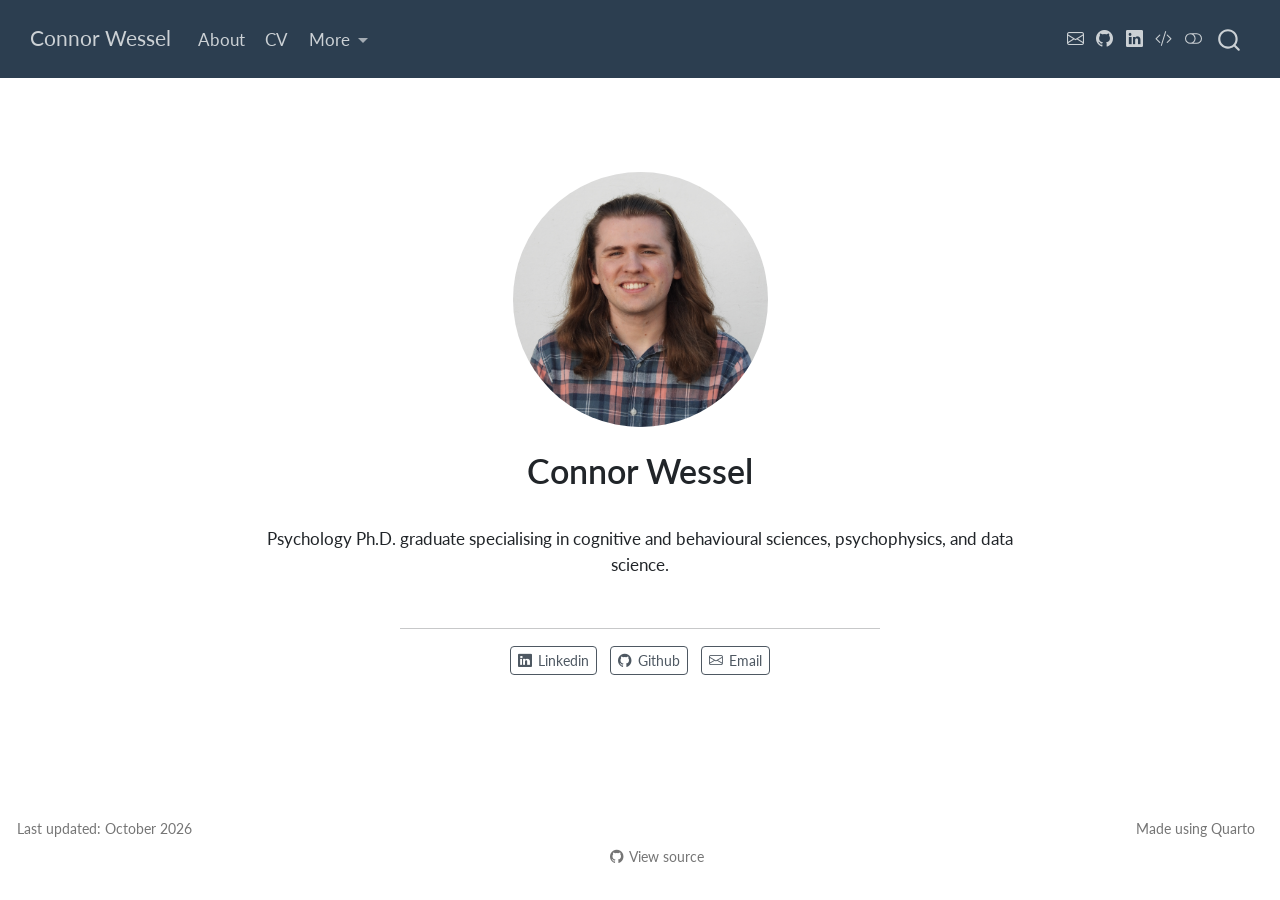
<file: index.html>
<!DOCTYPE html>
<html xmlns="http://www.w3.org/1999/xhtml" lang="en" xml:lang="en"><head>

<meta charset="utf-8">
<meta name="generator" content="quarto-1.11.9">

<meta name="viewport" content="width=device-width, initial-scale=1.0, user-scalable=yes">


<title>Connor Wessel</title>
<style>
/* Default styles provided by pandoc.
** See https://pandoc.org/MANUAL.html#variables-for-html for config info.
*/
span.smallcaps{font-variant: small-caps;}
div.columns{display: flex; gap: 1.5em;}
div.column{flex: auto;}
@media screen {
div.columns{gap: min(4vw, 1.5em);}
div.column{overflow-x: auto;}
}
div.hanging-indent{margin-left: 1.5em; text-indent: -1.5em;}
ul.task-list{list-style: none;}
ul.task-list li input[type="checkbox"] {
  width: 0.8em;
  margin: 0 0.8em 0.2em -1em; /* quarto-specific, see https://github.com/quarto-dev/quarto-cli/issues/4556 */ 
  vertical-align: middle;
}
</style>


<script src="site_libs/quarto-nav/quarto-nav.js"></script>
<script src="site_libs/quarto-nav/headroom.min.js"></script>
<script src="site_libs/clipboard/clipboard.min.js"></script>
<script src="site_libs/quarto-search/autocomplete.umd.js"></script>
<script src="site_libs/quarto-search/fuse.min.js"></script>
<script src="site_libs/quarto-search/quarto-search.js"></script>
<meta name="quarto:offset" content="./">
<script src="site_libs/quarto-html/quarto.js" type="module"></script>
<script src="site_libs/quarto-html/tabsets/tabsets.js" type="module"></script>
<script src="site_libs/quarto-html/scrollable-regions/scrollable-regions.js" type="module"></script>
<script src="site_libs/quarto-html/popper.min.js"></script>
<script src="site_libs/quarto-html/tippy.umd.min.js"></script>
<link href="site_libs/quarto-html/tippy.css" rel="stylesheet">
<link href="site_libs/quarto-html/quarto-syntax-highlighting-c2b08e7e9e4d0725d7c99c9a799ba6e7.css" rel="stylesheet" class="quarto-color-scheme" id="quarto-text-highlighting-styles">
<link href="site_libs/quarto-html/quarto-syntax-highlighting-dark-b64bf133a05c9b35a1c1b0604a81005c.css" rel="stylesheet" class="quarto-color-scheme quarto-color-alternate" id="quarto-text-highlighting-styles">
<link href="site_libs/quarto-html/quarto-syntax-highlighting-c2b08e7e9e4d0725d7c99c9a799ba6e7.css" rel="stylesheet" class="quarto-color-scheme-extra" id="quarto-text-highlighting-styles">
<script src="site_libs/bootstrap/bootstrap.min.js"></script>
<link href="site_libs/bootstrap/bootstrap-icons.css" rel="stylesheet">
<link href="site_libs/bootstrap/bootstrap-ceddca8a56ff2182e4ae0cfbcdc8a5c2.min.css" rel="stylesheet" append-hash="true" class="quarto-color-scheme" id="quarto-bootstrap" data-mode="light">
<link href="site_libs/bootstrap/bootstrap-dark-b781623e6799979cde69db0fe0e1cea8.min.css" rel="stylesheet" append-hash="true" class="quarto-color-scheme quarto-color-alternate" id="quarto-bootstrap" data-mode="dark">
<link href="site_libs/bootstrap/bootstrap-ceddca8a56ff2182e4ae0cfbcdc8a5c2.min.css" rel="stylesheet" append-hash="true" class="quarto-color-scheme-extra" id="quarto-bootstrap" data-mode="light">
<script id="quarto-search-options" type="application/json">{
  "location": "navbar",
  "copy-button": false,
  "collapse-after": 3,
  "panel-placement": "end",
  "type": "overlay",
  "limit": 50,
  "keyboard-shortcut": [
    "f",
    "/",
    "s"
  ],
  "show-item-context": false,
  "language": {
    "search-no-results-text": "No results",
    "search-matching-documents-text": "matching documents",
    "search-copy-link-title": "Copy link to search",
    "search-hide-matches-text": "Hide additional matches",
    "search-more-match-text": "more match in this document",
    "search-more-matches-text": "more matches in this document",
    "search-clear-button-title": "Clear",
    "search-text-placeholder": "",
    "search-detached-cancel-button-title": "Cancel",
    "search-submit-button-title": "Submit",
    "search-label": "Search"
  }
}</script>


<link rel="stylesheet" href="style.css">
<meta property="og:title" content="Connor Wessel">
<meta property="og:description" content="Website of Connor Wessel">
<meta property="og:site_name" content="Connor Wessel">
</head>

<body class="nav-fixed fullcontent quarto-light"><a id="quarto-skip-link" class="visually-hidden-focusable" href="#quarto-document-content">Skip to main content</a><script id="quarto-html-before-body" type="application/javascript">
    const toggleBodyColorMode = (bsSheetEl) => {
      const mode = bsSheetEl.getAttribute("data-mode");
      const bodyEl = window.document.querySelector("body");
      if (mode === "dark") {
        bodyEl.classList.add("quarto-dark");
        bodyEl.classList.remove("quarto-light");
      } else {
        bodyEl.classList.add("quarto-light");
        bodyEl.classList.remove("quarto-dark");
      }
    }
    const toggleBodyColorPrimary = () => {
      const bsSheetEl = window.document.querySelector("link#quarto-bootstrap:not([rel=disabled-stylesheet])");
      if (bsSheetEl) {
        toggleBodyColorMode(bsSheetEl);
      }
    }
    const setColorSchemeToggle = (alternate) => {
      const toggles = window.document.querySelectorAll('.quarto-color-scheme-toggle');
      for (let i=0; i < toggles.length; i++) {
        const toggle = toggles[i];
        if (toggle) {
          toggle.setAttribute("aria-checked", alternate ? "true" : "false");
          if (alternate) {
            toggle.classList.add("alternate");
          } else {
            toggle.classList.remove("alternate");
          }
        }
      }
    };
    const toggleColorMode = (alternate) => {
      // Switch the stylesheets
      const primaryStylesheets = window.document.querySelectorAll('link.quarto-color-scheme:not(.quarto-color-alternate)');
      const alternateStylesheets = window.document.querySelectorAll('link.quarto-color-scheme.quarto-color-alternate');
      manageTransitions('#quarto-margin-sidebar .nav-link', false);
      if (alternate) {
        // note: dark is layered on light, we don't disable primary!
        enableStylesheet(alternateStylesheets);
        for (const sheetNode of alternateStylesheets) {
          if (sheetNode.id === "quarto-bootstrap") {
            toggleBodyColorMode(sheetNode);
          }
        }
      } else {
        disableStylesheet(alternateStylesheets);
        enableStylesheet(primaryStylesheets)
        toggleBodyColorPrimary();
      }
      manageTransitions('#quarto-margin-sidebar .nav-link', true);
      // Switch the toggles
      setColorSchemeToggle(alternate)
    }
    // Hack to workaround the fact that safari doesn't
    // properly recolor the scrollbar when toggling (#1455).
    // Not run on load: stylesheets are set before first paint there, and
    // scrolling would undo the scroll to a URL fragment (#14973).
    // The one pixel nudge keeps the reader where they were.
    const refreshSafariScrollbar = () => {
      if (navigator.userAgent.indexOf('Safari') > 0 && navigator.userAgent.indexOf('Chrome') == -1) {
        manageTransitions("body", false);
        const scrollY = window.scrollY;
        window.scrollTo(0, scrollY > 0 ? scrollY - 1 : 1);
        setTimeout(() => {
          window.scrollTo(0, scrollY);
          manageTransitions("body", true);
        }, 40);
      }
    }
    const disableStylesheet = (stylesheets) => {
      for (let i=0; i < stylesheets.length; i++) {
        const stylesheet = stylesheets[i];
        stylesheet.rel = 'disabled-stylesheet';
      }
    }
    const enableStylesheet = (stylesheets) => {
      for (let i=0; i < stylesheets.length; i++) {
        const stylesheet = stylesheets[i];
        if(stylesheet.rel !== 'stylesheet') { // for Chrome, which will still FOUC without this check
          stylesheet.rel = 'stylesheet';
        }
      }
    }
    const manageTransitions = (selector, allowTransitions) => {
      const els = window.document.querySelectorAll(selector);
      for (let i=0; i < els.length; i++) {
        const el = els[i];
        if (allowTransitions) {
          el.classList.remove('notransition');
        } else {
          el.classList.add('notransition');
        }
      }
    }
    const isFileUrl = () => {
      return window.location.protocol === 'file:';
    }
    const hasAlternateSentinel = () => {
      let styleSentinel = getColorSchemeSentinel();
      if (styleSentinel !== null) {
        return styleSentinel === "alternate";
      } else {
        return false;
      }
    }
    const setStyleSentinel = (alternate) => {
      const value = alternate ? "alternate" : "default";
      if (!isFileUrl()) {
        window.localStorage.setItem("quarto-color-scheme", value);
      } else {
        localAlternateSentinel = value;
      }
    }
    const getColorSchemeSentinel = () => {
      if (!isFileUrl()) {
        const storageValue = window.localStorage.getItem("quarto-color-scheme");
        return storageValue != null ? storageValue : localAlternateSentinel;
      } else {
        return localAlternateSentinel;
      }
    }
    const toggleGiscusIfUsed = (isAlternate, darkModeDefault) => {
      const baseTheme = document.querySelector('#giscus-base-theme')?.value ?? 'light';
      const alternateTheme = document.querySelector('#giscus-alt-theme')?.value ?? 'dark';
      let newTheme = '';
      if(authorPrefersDark) {
        newTheme = isAlternate ? baseTheme : alternateTheme;
      } else {
        newTheme = isAlternate ? alternateTheme : baseTheme;
      }
      const changeGiscusTheme = () => {
        // From: https://github.com/giscus/giscus/issues/336
        const sendMessage = (message) => {
          const iframe = document.querySelector('iframe.giscus-frame');
          if (!iframe) return;
          iframe.contentWindow.postMessage({ giscus: message }, 'https://giscus.app');
        }
        sendMessage({
          setConfig: {
            theme: newTheme
          }
        });
      }
      const isGiscussLoaded = window.document.querySelector('iframe.giscus-frame') !== null;
      if (isGiscussLoaded) {
        changeGiscusTheme();
      }
    };
    const authorPrefersDark = false;
    const queryPrefersDark = window.matchMedia('(prefers-color-scheme: dark)');
    const darkModeDefault = queryPrefersDark.matches;
      document.querySelector('link#quarto-text-highlighting-styles.quarto-color-scheme-extra').rel = 'disabled-stylesheet';
      document.querySelector('link#quarto-bootstrap.quarto-color-scheme-extra').rel = 'disabled-stylesheet';
    let localAlternateSentinel = darkModeDefault ? 'alternate' : 'default';
    // Dark / light mode switch
    window.quartoToggleColorScheme = () => {
      // Read the current dark / light value
      let toAlternate = !hasAlternateSentinel();
      toggleColorMode(toAlternate);
      refreshSafariScrollbar();
      setStyleSentinel(toAlternate);
      toggleGiscusIfUsed(toAlternate, darkModeDefault);
      window.dispatchEvent(new Event('resize'));
    };
    queryPrefersDark.addEventListener("change", e => {
      if(window.localStorage.getItem("quarto-color-scheme") !== null)
        return;
      const alternate = e.matches
      toggleColorMode(alternate);
      refreshSafariScrollbar();
      localAlternateSentinel = e.matches ? 'alternate' : 'default'; // this is used alongside local storage!
      toggleGiscusIfUsed(alternate, darkModeDefault);
    });
    // Switch to dark mode if need be
    if (hasAlternateSentinel()) {
      toggleColorMode(true);
    } else {
      toggleColorMode(false);
    }
  </script>

<div id="quarto-search-results"></div>
  <header id="quarto-header" class="headroom fixed-top">
    <nav class="navbar navbar-expand-lg " data-bs-theme="dark" aria-label="Site">
      <div class="navbar-container container-fluid">
      <div class="navbar-brand-container mx-auto">
    <a class="navbar-brand" href="./index.html">
    <span class="navbar-title">Connor Wessel</span>
    </a>
  </div>
          <button class="navbar-toggler" type="button" data-bs-toggle="collapse" data-bs-target="#navbarCollapse" aria-controls="navbarCollapse" aria-expanded="false" aria-label="Toggle navigation" onclick="if (window.quartoToggleHeadroom) { window.quartoToggleHeadroom(); }">
  <span class="navbar-toggler-icon"></span>
</button>
          <div class="collapse navbar-collapse" id="navbarCollapse">
            <ul class="navbar-nav navbar-nav-scroll me-auto">
  <li class="nav-item">
    <a class="nav-link" href="./about.html"> 
<span class="menu-text">About</span></a>
  </li>  
  <li class="nav-item">
    <a class="nav-link" href="./cv.html"> 
<span class="menu-text">CV</span></a>
  </li>  
  <li class="nav-item dropdown ">
    <a class="nav-link dropdown-toggle" href="#" id="nav-menu-more" role="link" data-bs-toggle="dropdown" aria-expanded="false">
 <span class="menu-text">More</span>
    </a>
    <ul class="dropdown-menu" aria-labelledby="nav-menu-more">    
        <li>
    <a class="dropdown-item" href="./blog.html">
 <span class="dropdown-text">Blog</span></a>
  </li>  
        <li>
    <a class="dropdown-item" href="./puzzle.html">
 <span class="dropdown-text">Puzzles</span></a>
  </li>  
    </ul>
  </li>
</ul>
          </div> <!-- /navcollapse -->
            <div class="quarto-navbar-tools tools-wide">
    <a href="./clwessel@proton.me" title="Email" class="quarto-navigation-tool px-1" aria-label="Email"><i class="bi bi-envelope"></i></a>
    <a href="https://github.com/clwessel" title="Github" class="quarto-navigation-tool px-1" aria-label="Github"><i class="bi bi-github"></i></a>
    <a href="https://www.linkedin.com/in/connor-l-wessel/" title="Linkedin" class="quarto-navigation-tool px-1" aria-label="Linkedin"><i class="bi bi-linkedin"></i></a>
    <a href="https://github.com/clwessel/clwessel.github.io" title="Source code" class="quarto-navigation-tool px-1" aria-label="Source code"><i class="bi bi-code-slash"></i></a>
  <button type="button" role="switch" aria-checked="false" class="quarto-color-scheme-toggle quarto-navigation-tool  px-1" onclick="window.quartoToggleColorScheme(); return false;" title="Toggle dark mode" aria-label="Toggle dark mode"><i class="bi"></i></button>
</div>
            <div id="quarto-search" class="" title="Search"></div>
      </div> <!-- /container-fluid -->
    </nav>
</header>
<!-- content -->
<div id="quarto-content" class="quarto-container page-columns page-rows-contents page-layout-article page-navbar">
<!-- sidebar -->
<!-- margin-sidebar -->
    
<!-- main -->
<div class="quarto-about-jolla">
  <img src="images/icon.JPG" class="about-image
  round " style="height: 15em; width: 15em;">
 <header id="title-block-header" class="quarto-title-block default">
<div class="quarto-title">
<h1 class="title">Connor Wessel</h1>
</div>
<div class="quarto-title-meta">
  </div>
</header><main class="content" id="quarto-document-content" tabindex="-1">

<p>Psychology Ph.D.&nbsp;graduate specialising in cognitive and behavioural sciences, psychophysics, and data science.</p>


<a onclick="window.scrollTo(0, 0); return false;" role="button" id="quarto-back-to-top"><i class="bi bi-arrow-up"></i> Back to top</a></main> 
  <hr class="about-sep">
   <div class="about-links">
  <a href="https://www.linkedin.com/in/connor-l-wessel/" class="about-link" rel="" target="">
    <i class="bi bi-linkedin"></i>
     <span class="about-link-text">Linkedin</span>
  </a>
  <a href="https://github.com/clwessel" class="about-link" rel="" target="">
    <i class="bi bi-github"></i>
     <span class="about-link-text">Github</span>
  </a>
  <a href="/clwessel@proton.me" class="about-link" rel="" target="">
    <i class="bi bi-envelope"></i>
     <span class="about-link-text">Email</span>
  </a>
</div>
</div>
 <!-- /main -->
<script id="quarto-html-after-body" type="application/javascript">
  window.document.addEventListener("DOMContentLoaded", function (event) {
    // Ensure there is a toggle, if there isn't float one in the top right
    if (window.document.querySelector('.quarto-color-scheme-toggle') === null) {
      const toggle = window.document.createElement('button');
      toggle.type = "button";
      toggle.setAttribute("role", "switch");
      toggle.setAttribute("aria-checked", "false");
      toggle.classList.add('top-right');
      toggle.classList.add('quarto-color-scheme-toggle');
      toggle.setAttribute("aria-label", "Toggle dark mode");
      toggle.onclick = function() { try { window.quartoToggleColorScheme(); } catch {} return false; };
      const i = window.document.createElement("i");
      i.classList.add('bi');
      toggle.appendChild(i);
      // Put the toggle in a landmark of its own, so that landmark navigation
      // can reach it.
      //
      // The container is always a fresh direct child of body, and the toggle is
      // never moved into page furniture that the theme or the author controls.
      // The toggle is positioned against the page, so any ancestor that
      // establishes a containing block captures it: a positioned element or a
      // grid for position: absolute, and transform, filter, will-change or
      // contain for position: fixed. A direct child of body has none of these
      // to inherit, and the shift when one appears is silent and visual.
      //
      // ARIA says a document should have at most one banner, and axe reports a
      // duplicate whether or not the banners carry distinct labels. So use a
      // header when the page has no banner yet, and a named region otherwise.
      //
      // A header is a banner wherever it sits, unless it is inside sectioning
      // content, so this cannot just look at the children of body: a custom
      // page layout wraps the title block header in a plain div. An explicit
      // role="banner" always counts.
      const sectioning = 'article, aside, main, nav, section, [role="article"], [role="complementary"], [role="main"], [role="navigation"], [role="region"]';
      const hasBanner = Array.from(
        window.document.querySelectorAll('header:not([role]), [role="banner"]')
      ).some(function(el) {
        return el.hasAttribute("role") || el.closest(sectioning) === null;
      });
      const container = window.document.createElement(hasBanner ? "div" : "header");
      if (hasBanner) {
        container.setAttribute("role", "region");
        container.setAttribute("aria-label", "Toggle dark mode");
      }
      container.classList.add('quarto-color-scheme-toggle-container');
      container.appendChild(toggle);
      window.document.body.appendChild(container);
    }
    setColorSchemeToggle(hasAlternateSentinel())
    const isCodeAnnotation = (el) => {
      for (const clz of el.classList) {
        if (clz.startsWith('code-annotation-')) {                     
          return true;
        }
      }
      return false;
    }
    const onCopySuccess = function(e) {
      // button target
      const button = e.trigger;
      // don't keep focus
      button.blur();
      // flash "checked"
      button.classList.add('code-copy-button-checked');
      var currentTitle = button.getAttribute("title");
      button.setAttribute("title", "Copied!");
      let tooltip;
      if (window.bootstrap) {
        button.setAttribute("data-bs-toggle", "tooltip");
        button.setAttribute("data-bs-placement", "left");
        button.setAttribute("data-bs-title", "Copied!");
        tooltip = new bootstrap.Tooltip(button, 
          { trigger: "manual", 
            customClass: "code-copy-button-tooltip",
            offset: [0, -8]});
        tooltip.show();    
      }
      setTimeout(function() {
        if (tooltip) {
          tooltip.hide();
          button.removeAttribute("data-bs-title");
          button.removeAttribute("data-bs-toggle");
          button.removeAttribute("data-bs-placement");
        }
        button.setAttribute("title", currentTitle);
        button.classList.remove('code-copy-button-checked');
      }, 1000);
      // clear code selection
      e.clearSelection();
    }
    const getTextToCopy = function(trigger) {
      const outerScaffold = trigger.parentElement.cloneNode(true);
      const codeEl = outerScaffold.querySelector('code');
      for (const childEl of codeEl.children) {
        if (isCodeAnnotation(childEl)) {
          childEl.remove();
        }
      }
      return codeEl.innerText;
    }
    const clipboard = new window.ClipboardJS('.code-copy-button:not([data-in-quarto-modal])', {
      text: getTextToCopy
    });
    clipboard.on('success', onCopySuccess);
    if (window.document.getElementById('quarto-embedded-source-code-modal')) {
      const clipboardModal = new window.ClipboardJS('.code-copy-button[data-in-quarto-modal]', {
        text: getTextToCopy,
        container: window.document.getElementById('quarto-embedded-source-code-modal')
      });
      clipboardModal.on('success', onCopySuccess);
    }
      var localhostRegex = new RegExp(/^(?:http|https):\/\/localhost\:?[0-9]*\//);
      var mailtoRegex = new RegExp(/^mailto:/);
        var filterRegex = new RegExp("https:\/\/clwessel\.github\.io");
      const newWindowLabel = "(opens in a new tab)";
      const newWindowNoteId = "quarto-ext-newwindow-label";
      // Links reference one hidden label through aria-describedby, so the
      // announcement never changes their accessible name.
      var describeNewWindow = (link) => {
        if (!window.document.getElementById(newWindowNoteId)) {
          var newWindowNote = window.document.createElement("span");
          newWindowNote.id = newWindowNoteId;
          newWindowNote.hidden = true;
          newWindowNote.textContent = newWindowLabel;
          window.document.body.appendChild(newWindowNote);
        }
        var describedBy = (link.getAttribute("aria-describedby") || "").split(/\s+/).filter(Boolean);
        if (!describedBy.includes(newWindowNoteId)) {
          describedBy.push(newWindowNoteId);
          link.setAttribute("aria-describedby", describedBy.join(" "));
        }
      }
      var isInternal = (href) => {
          return filterRegex.test(href) || localhostRegex.test(href) || mailtoRegex.test(href);
      }
      // Inspect non-navigation links and adorn them if external
      window.quartoDecorateExternalLinks = function (root) {
     var links = (root || window.document).querySelectorAll('a[href]:not(.nav-link):not(.navbar-brand):not(.toc-action):not(.sidebar-link):not(.sidebar-item-toggle):not(.pagination-link):not(.no-external):not([aria-hidden]):not(.dropdown-item):not(.quarto-navigation-tool):not(.about-link)');
      for (var i=0; i<links.length; i++) {
        const link = links[i];
        if (!isInternal(link.href)) {
          // undo the damage that might have been done by quarto-nav.js in the case of
          // links that we want to consider external
          if (link.dataset.originalHref !== undefined) {
            link.href = link.dataset.originalHref;
          }
            // target, if specified
            link.setAttribute("target", "_blank");
            if (link.getAttribute("rel") === null) {
              link.setAttribute("rel", "noopener");
            }
            describeNewWindow(link);
          if (!link.classList.contains('no-external-icon')) {
            // default icon
            link.classList.add("external");
          }
        }
      }
      };
      window.quartoDecorateExternalLinks(window.document);
    // Esc closes the popup (WCAG 1.4.13) and focus leaving both trigger and
    // popup closes it (WCAG 2.4.11); tippy handles neither for interactive popups.
    const hideOnEscAndFocusOut = {
      name: 'hideOnEscAndFocusOut',
      defaultValue: true,
      fn(instance) {
        const dismiss = () => {
          // A show scheduled by the trigger delay would otherwise reopen it
          instance.clearDelayTimeouts();
          instance.hide();
        };
        const onKeyDown = (event) => {
          if (event.key !== 'Escape') {
            return;
          }
          // Keep Esc from also reaching page handlers (e.g. reveal.js overview),
          // except an open reveal.js slide menu, which Esc should close too.
          // The menu handles keys only when its keyboard option is on.
          const menuHandlesEsc = window.Reveal?.getPlugin?.('menu')?.isOpen() &&
            window.Reveal.getConfig().menu?.keyboard !== false;
          if (!menuHandlesEsc) {
            event.stopPropagation();
          }
          if (instance.popper.contains(window.document.activeElement)) {
            // Disabled while refocusing so the focus trigger does not reopen it
            instance.disable();
            instance.reference.focus();
            instance.enable();
          }
          dismiss();
        };
        const onFocusOut = (event) => {
          const target = event.relatedTarget;
          if (target && !instance.reference.contains(target) &&
              !instance.popper.contains(target)) {
            dismiss();
          }
        };
        // On the trigger too: a click trigger (code-annotations: select) has no
        // blur handling. Attached for the instance's lifetime so leaving the
        // trigger also cancels a show still pending on the trigger delay.
        instance.reference.addEventListener('focusout', onFocusOut);
        return {
          onShow() {
            window.document.addEventListener('keydown', onKeyDown, true);
            instance.popper.addEventListener('focusout', onFocusOut);
          },
          onHide() {
            window.document.removeEventListener('keydown', onKeyDown, true);
            instance.popper.removeEventListener('focusout', onFocusOut);
          },
          onDestroy() {
            instance.reference.removeEventListener('focusout', onFocusOut);
          },
        };
      },
    };
    function tippyHover(el, contentFn, onTriggerFn, onUntriggerFn) {
      const config = {
        allowHTML: true,
        maxWidth: 500,
        delay: 100,
        arrow: false,
        appendTo: function(el) {
            return el.parentElement;
        },
        interactive: true,
        interactiveBorder: 10,
        theme: 'quarto',
        placement: 'bottom-start',
        plugins: [hideOnEscAndFocusOut],
      };
      if (contentFn) {
        config.content = contentFn;
      }
      if (onTriggerFn) {
        config.onTrigger = onTriggerFn;
      }
      if (onUntriggerFn) {
        config.onUntrigger = onUntriggerFn;
      }
      window.tippy(el, config); 
    }
    const noterefs = window.document.querySelectorAll('a[role="doc-noteref"]');
    for (var i=0; i<noterefs.length; i++) {
      const ref = noterefs[i];
      tippyHover(ref, function() {
        // use id or data attribute instead here
        let href = ref.getAttribute('data-footnote-href') || ref.getAttribute('href');
        try { href = new URL(href).hash; } catch {}
        const id = href.replace(/^#\/?/, "");
        const note = window.document.getElementById(id);
        if (note) {
          return note.innerHTML;
        } else {
          return "";
        }
      });
    }
    const xrefs = window.document.querySelectorAll('a.quarto-xref');
    const processXRef = (id, note) => {
      // Strip column container classes
      const stripColumnClz = (el) => {
        el.classList.remove("page-full", "page-columns");
        if (el.children) {
          for (const child of el.children) {
            stripColumnClz(child);
          }
        }
      }
      stripColumnClz(note)
      if (id === null || id.startsWith('sec-')) {
        // Special case sections, only their first couple elements
        const container = document.createElement("div");
        if (note.children && note.children.length > 2) {
          container.appendChild(note.children[0].cloneNode(true));
          for (let i = 1; i < note.children.length; i++) {
            const child = note.children[i];
            if (child.tagName === "P" && child.innerText === "") {
              continue;
            } else {
              container.appendChild(child.cloneNode(true));
              break;
            }
          }
          if (window.Quarto?.typesetMath) {
            window.Quarto.typesetMath(container);
          }
          return container.innerHTML
        } else {
          if (window.Quarto?.typesetMath) {
            window.Quarto.typesetMath(note);
          }
          return note.innerHTML;
        }
      } else {
        // Remove any anchor links if they are present
        const anchorLink = note.querySelector('a.anchorjs-link');
        if (anchorLink) {
          anchorLink.remove();
        }
        if (window.Quarto?.typesetMath) {
          window.Quarto.typesetMath(note);
        }
        if (note.classList.contains("callout")) {
          return note.outerHTML;
        } else {
          return note.innerHTML;
        }
      }
    }
    for (var i=0; i<xrefs.length; i++) {
      const xref = xrefs[i];
      tippyHover(xref, undefined, function(instance) {
        instance.disable();
        let url = xref.getAttribute('href');
        let hash = undefined; 
        if (url.startsWith('#')) {
          hash = url;
        } else {
          try { hash = new URL(url).hash; } catch {}
        }
        if (hash) {
          const id = hash.replace(/^#\/?/, "");
          const note = window.document.getElementById(id);
          if (note !== null) {
            try {
              const html = processXRef(id, note.cloneNode(true));
              instance.setContent(html);
            } finally {
              instance.enable();
              instance.show();
            }
          } else {
            // See if we can fetch this
            fetch(url.split('#')[0])
            .then(res => res.text())
            .then(html => {
              const parser = new DOMParser();
              const htmlDoc = parser.parseFromString(html, "text/html");
              const note = htmlDoc.getElementById(id);
              if (note !== null) {
                const html = processXRef(id, note);
                instance.setContent(html);
              } 
            }).finally(() => {
              instance.enable();
              instance.show();
            });
          }
        } else {
          // See if we can fetch a full url (with no hash to target)
          // This is a special case and we should probably do some content thinning / targeting
          fetch(url)
          .then(res => res.text())
          .then(html => {
            const parser = new DOMParser();
            const htmlDoc = parser.parseFromString(html, "text/html");
            const note = htmlDoc.querySelector('main.content');
            if (note !== null) {
              // This should only happen for chapter cross references
              // (since there is no id in the URL)
              // remove the first header
              if (note.children.length > 0 && note.children[0].tagName === "HEADER") {
                note.children[0].remove();
              }
              const html = processXRef(null, note);
              instance.setContent(html);
            } 
          }).finally(() => {
            instance.enable();
            instance.show();
          });
        }
      }, function(instance) {
      });
    }
        let selectedAnnoteEl;
        const selectorForAnnotation = ( cell, annotation) => {
          let cellAttr = 'data-code-cell="' + cell + '"';
          let lineAttr = 'data-code-annotation="' +  annotation + '"';
          const selector = 'span[' + cellAttr + '][' + lineAttr + ']';
          return selector;
        }
        const selectCodeLines = (annoteEl) => {
          const doc = window.document;
          const targetCell = annoteEl.getAttribute("data-target-cell");
          const targetAnnotation = annoteEl.getAttribute("data-target-annotation");
          const annoteSpan = window.document.querySelector(selectorForAnnotation(targetCell, targetAnnotation));
          const lines = annoteSpan.getAttribute("data-code-lines").split(",");
          const lineIds = lines.map((line) => {
            return targetCell + "-" + line;
          })
          // Each band is positioned against its own containing block, which is
          // not the offsetParent of the lines, so place it from client rects.
          const placeBand = (band, firstEl, lastEl, codeBlock) => {
            const container = band.offsetParent;
            if (container === null) {
              return;
            }
            const containerRect = container.getBoundingClientRect();
            // Reveal.js scales slides with a transform, so convert client
            // pixels back to the CSS pixels of the container.
            const scale = containerRect.height / container.offsetHeight || 1;
            const firstRect = firstEl.getBoundingClientRect();
            const lastRect = lastEl.getBoundingClientRect();
            const top = (firstRect.top - containerRect.top) / scale - container.clientTop + container.scrollTop;
            const height = (lastRect.bottom - firstRect.top) / scale;
            band.style.top = top - 2 + "px";
            band.style.height = height + 4 + "px";
            if (codeBlock) {
              // Without the copy button wrapper, the containing block is wider
              // than the code block, so span the code block explicitly.
              const blockRect = codeBlock.getBoundingClientRect();
              band.style.left = (blockRect.left - containerRect.left) / scale - container.clientLeft + container.scrollLeft + "px";
              band.style.width = blockRect.width / scale + "px";
            }
          };
          if (lineIds.length > 0) {
            const el = window.document.getElementById(lineIds[0]);
            const lastEl = window.document.getElementById(lineIds[lineIds.length - 1]);
            const parent = el.parentElement.parentElement;
            // cook up a div (if necessary) and position it
            let div = window.document.getElementById("code-annotation-line-highlight");
            if (div === null) {
              div = window.document.createElement("div");
              div.setAttribute("id", "code-annotation-line-highlight");
              div.style.position = 'absolute';
              parent.appendChild(div);
            }
            placeBand(div, el, lastEl, parent.closest("div.sourceCode") || parent);
            let gutterDiv = window.document.getElementById("code-annotation-line-highlight-gutter");
            if (gutterDiv === null) {
              gutterDiv = window.document.createElement("div");
              gutterDiv.setAttribute("id", "code-annotation-line-highlight-gutter");
              gutterDiv.style.position = 'absolute';
              const codeCell = window.document.getElementById(targetCell);
              const gutter = codeCell.querySelector('.code-annotation-gutter');
              gutter.appendChild(gutterDiv);
            }
            placeBand(gutterDiv, el, lastEl);
            selectedAnnoteEl = annoteEl;
          }
        };
        const unselectCodeLines = () => {
          const elementsIds = ["code-annotation-line-highlight", "code-annotation-line-highlight-gutter"];
          elementsIds.forEach((elId) => {
            const div = window.document.getElementById(elId);
            if (div) {
              div.remove();
            }
          });
          selectedAnnoteEl = undefined;
        };
          // Handle positioning of the toggle
      window.addEventListener(
        "resize",
        throttle(() => {
          elRect = undefined;
          if (selectedAnnoteEl) {
            selectCodeLines(selectedAnnoteEl);
          }
        }, 10)
      );
      function throttle(fn, ms) {
      let throttle = false;
      let timer;
        return (...args) => {
          if(!throttle) { // first call gets through
              fn.apply(this, args);
              throttle = true;
          } else { // all the others get throttled
              if(timer) clearTimeout(timer); // cancel #2
              timer = setTimeout(() => {
                fn.apply(this, args);
                timer = throttle = false;
              }, ms);
          }
        };
      }
        const annoteTargets = window.document.querySelectorAll('.code-annotation-anchor');
        for (let i=0; i<annoteTargets.length; i++) {
          const annoteTarget = annoteTargets[i];
          const targetCell = annoteTarget.getAttribute("data-target-cell");
          const targetAnnotation = annoteTarget.getAttribute("data-target-annotation");
          const contentFn = () => {
            const content = window.document.querySelector(selectorForAnnotation(targetCell, targetAnnotation));
            if (content) {
              const tipContent = content.cloneNode(true);
              tipContent.classList.add("code-annotation-tip-content");
              return tipContent.outerHTML;
            }
          }
          const config = {
            allowHTML: true,
            content: contentFn,
            onShow: (instance) => {
              selectCodeLines(instance.reference);
              instance.reference.classList.add('code-annotation-active');
              window.tippy.hideAll();
            },
            onHide: (instance) => {
              unselectCodeLines();
              instance.reference.classList.remove('code-annotation-active');
            },
            maxWidth: 300,
            delay: [50, 0],
            duration: [200, 0],
            offset: [5, 10],
            arrow: true,
            appendTo: function(el) {
              return el.parentElement.parentElement.parentElement;
            },
            interactive: true,
            interactiveBorder: 10,
            theme: 'quarto',
            placement: 'right',
            plugins: [hideOnEscAndFocusOut],
            popperOptions: {
              modifiers: [
              {
                name: 'flip',
                options: {
                  flipVariations: false, // true by default
                  allowedAutoPlacements: ['right'],
                  fallbackPlacements: ['right', 'top', 'top-start', 'top-end', 'bottom', 'bottom-start', 'bottom-end', 'left'],
                },
              },
              {
                name: 'preventOverflow',
                options: {
                  mainAxis: false,
                  altAxis: false
                }
              }
              ]        
            }      
          };
          window.tippy(annoteTarget, config); 
        }
    const findCites = (el) => {
      const parentEl = el.parentElement;
      if (parentEl) {
        const cites = parentEl.dataset.cites;
        if (cites) {
          return {
            el,
            cites: cites.split(' ')
          };
        } else {
          return findCites(el.parentElement)
        }
      } else {
        return undefined;
      }
    };
    var bibliorefs = window.document.querySelectorAll('a[role="doc-biblioref"]');
    for (var i=0; i<bibliorefs.length; i++) {
      const ref = bibliorefs[i];
      const citeInfo = findCites(ref);
      if (citeInfo) {
        tippyHover(citeInfo.el, function() {
          var popup = window.document.createElement('div');
          citeInfo.cites.forEach(function(cite) {
            var citeDiv = window.document.createElement('div');
            citeDiv.classList.add('hanging-indent');
            citeDiv.classList.add('csl-entry');
            var biblioDiv = window.document.getElementById('ref-' + cite);
            if (biblioDiv) {
              citeDiv.innerHTML = biblioDiv.innerHTML;
            }
            popup.appendChild(citeDiv);
          });
          return popup.innerHTML;
        });
      }
    }
  });
  </script>
  <script type="application/javascript">
  window.quartoScrollableRegionsLabels = {"code":"Scrollable code","output":"Scrollable output"};
  </script>
</div> <!-- /content -->
<footer class="footer">
  <div class="nav-footer">
    <div class="nav-footer-left">
<p>Last updated: October 2026</p>
</div>   
    <div class="nav-footer-center">
      &nbsp;
    <div class="toc-actions"><ul><li><a href="https://github.com/clwessel/clwessel.github.io/blob/main/index.qmd" class="toc-action"><i class="bi bi-github"></i>View source</a></li></ul></div></div>
    <div class="nav-footer-right">
      <ul class="footer-items list-unstyled">
    <li class="nav-item">
    <a class="nav-link" href="https://quarto.org/">
<p>Made using Quarto</p>
</a>
  </li>  
</ul>
    </div>
  </div>
</footer>




</body></html>
</file>
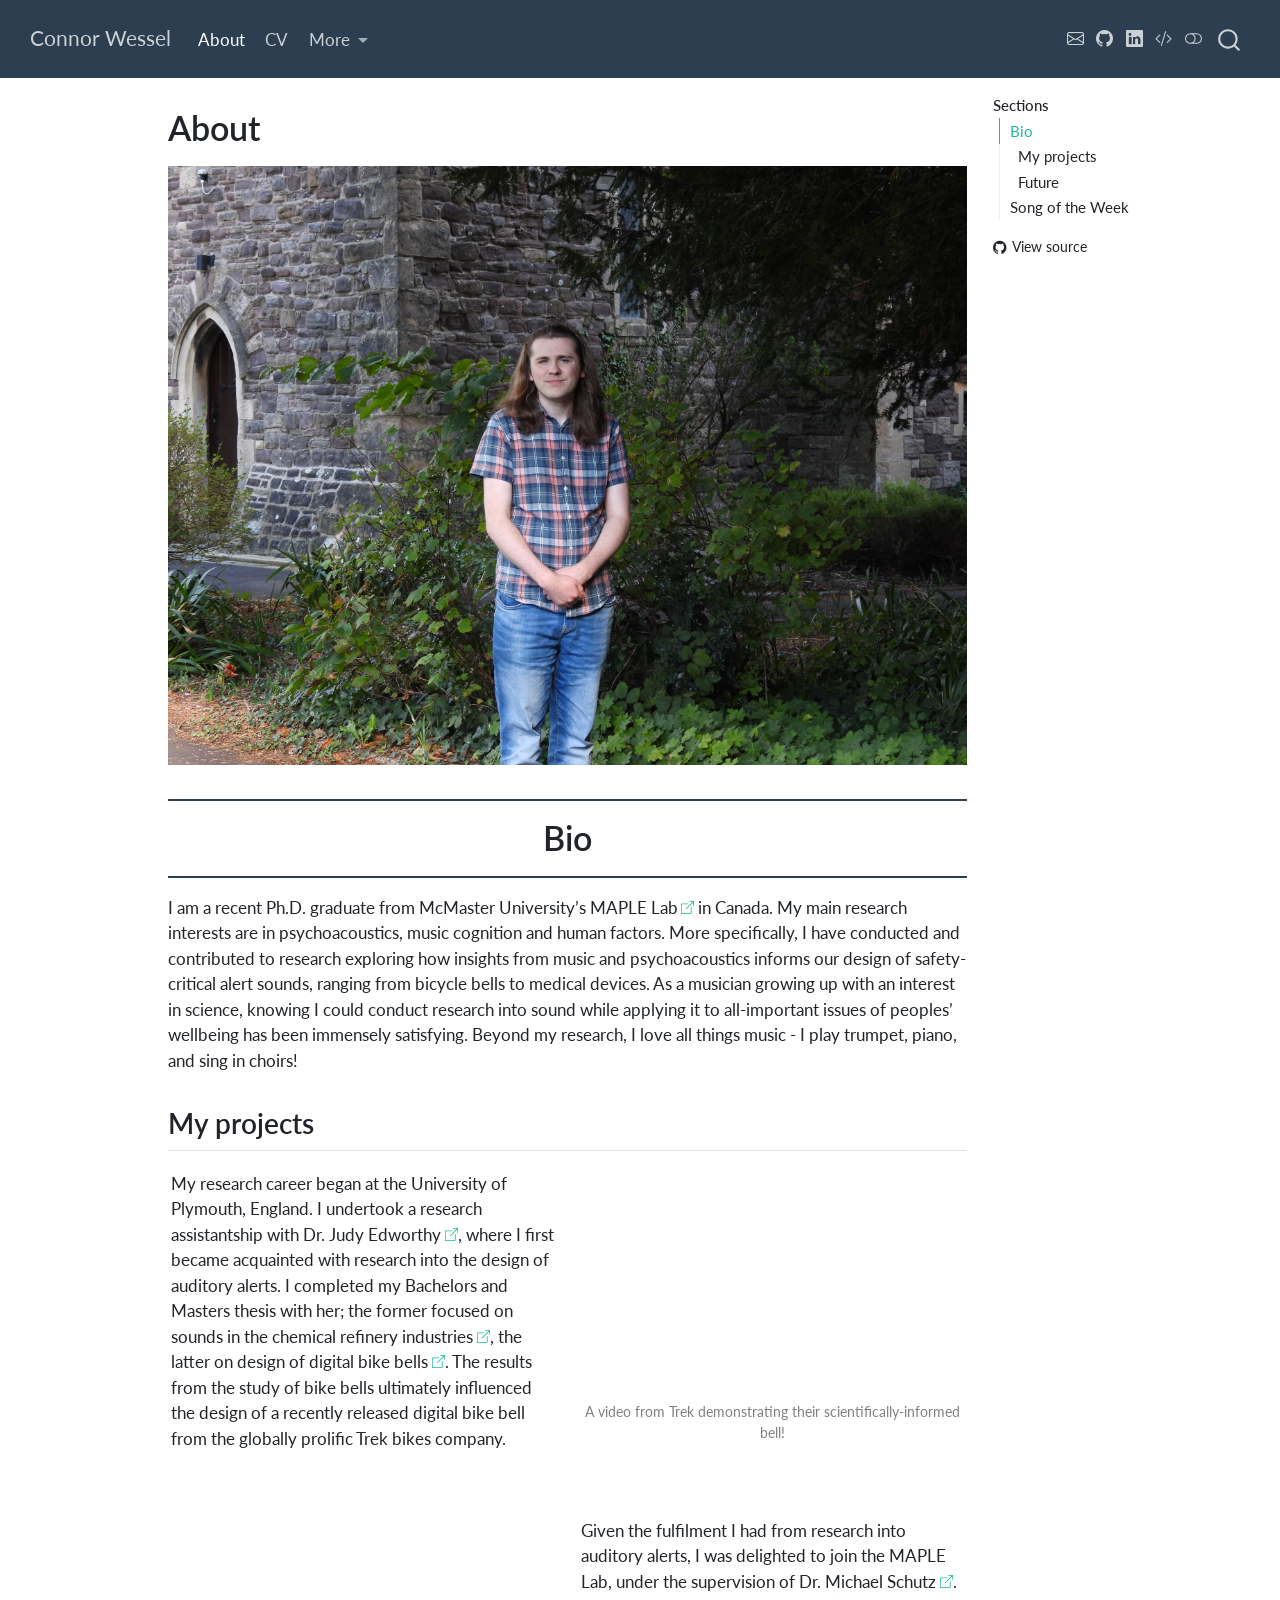
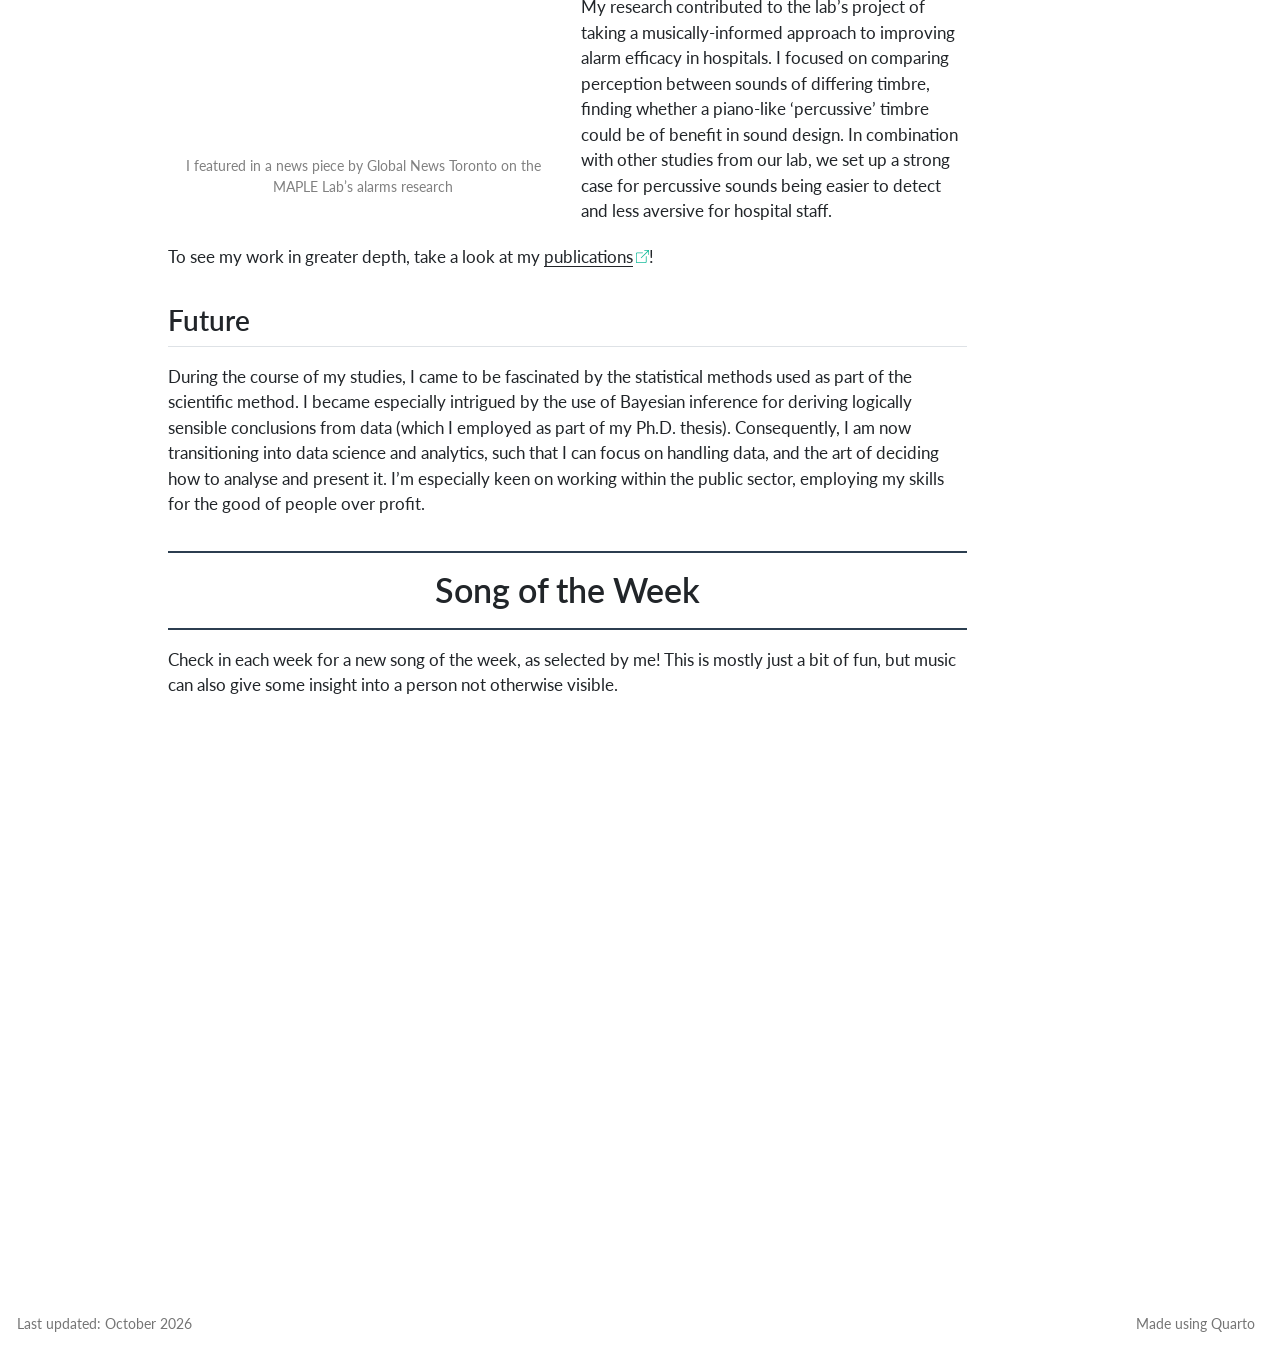
<file: about.html>
<!DOCTYPE html>
<html xmlns="http://www.w3.org/1999/xhtml" lang="en" xml:lang="en"><head>

<meta charset="utf-8">
<meta name="generator" content="quarto-1.11.9">

<meta name="viewport" content="width=device-width, initial-scale=1.0, user-scalable=yes">


<title>About – Connor Wessel</title>
<style>
/* Default styles provided by pandoc.
** See https://pandoc.org/MANUAL.html#variables-for-html for config info.
*/
span.smallcaps{font-variant: small-caps;}
div.columns{display: flex; gap: 1.5em;}
div.column{flex: auto;}
@media screen {
div.columns{gap: min(4vw, 1.5em);}
div.column{overflow-x: auto;}
}
div.hanging-indent{margin-left: 1.5em; text-indent: -1.5em;}
ul.task-list{list-style: none;}
ul.task-list li input[type="checkbox"] {
  width: 0.8em;
  margin: 0 0.8em 0.2em -1em; /* quarto-specific, see https://github.com/quarto-dev/quarto-cli/issues/4556 */ 
  vertical-align: middle;
}
</style>


<script src="site_libs/quarto-nav/quarto-nav.js"></script>
<script src="site_libs/quarto-nav/headroom.min.js"></script>
<script src="site_libs/clipboard/clipboard.min.js"></script>
<script src="site_libs/quarto-search/autocomplete.umd.js"></script>
<script src="site_libs/quarto-search/fuse.min.js"></script>
<script src="site_libs/quarto-search/quarto-search.js"></script>
<meta name="quarto:offset" content="./">
<script src="site_libs/quarto-html/quarto.js" type="module"></script>
<script src="site_libs/quarto-html/tabsets/tabsets.js" type="module"></script>
<script src="site_libs/quarto-html/scrollable-regions/scrollable-regions.js" type="module"></script>
<script src="site_libs/quarto-html/popper.min.js"></script>
<script src="site_libs/quarto-html/tippy.umd.min.js"></script>
<script src="site_libs/quarto-html/anchor.min.js"></script>
<link href="site_libs/quarto-html/tippy.css" rel="stylesheet">
<link href="site_libs/quarto-html/quarto-syntax-highlighting-c2b08e7e9e4d0725d7c99c9a799ba6e7.css" rel="stylesheet" class="quarto-color-scheme" id="quarto-text-highlighting-styles">
<link href="site_libs/quarto-html/quarto-syntax-highlighting-dark-b64bf133a05c9b35a1c1b0604a81005c.css" rel="stylesheet" class="quarto-color-scheme quarto-color-alternate" id="quarto-text-highlighting-styles">
<link href="site_libs/quarto-html/quarto-syntax-highlighting-c2b08e7e9e4d0725d7c99c9a799ba6e7.css" rel="stylesheet" class="quarto-color-scheme-extra" id="quarto-text-highlighting-styles">
<script src="site_libs/bootstrap/bootstrap.min.js"></script>
<link href="site_libs/bootstrap/bootstrap-icons.css" rel="stylesheet">
<link href="site_libs/bootstrap/bootstrap-ceddca8a56ff2182e4ae0cfbcdc8a5c2.min.css" rel="stylesheet" append-hash="true" class="quarto-color-scheme" id="quarto-bootstrap" data-mode="light">
<link href="site_libs/bootstrap/bootstrap-dark-b781623e6799979cde69db0fe0e1cea8.min.css" rel="stylesheet" append-hash="true" class="quarto-color-scheme quarto-color-alternate" id="quarto-bootstrap" data-mode="dark">
<link href="site_libs/bootstrap/bootstrap-ceddca8a56ff2182e4ae0cfbcdc8a5c2.min.css" rel="stylesheet" append-hash="true" class="quarto-color-scheme-extra" id="quarto-bootstrap" data-mode="light">
<script id="quarto-search-options" type="application/json">{
  "location": "navbar",
  "copy-button": false,
  "collapse-after": 3,
  "panel-placement": "end",
  "type": "overlay",
  "limit": 50,
  "keyboard-shortcut": [
    "f",
    "/",
    "s"
  ],
  "show-item-context": false,
  "language": {
    "search-no-results-text": "No results",
    "search-matching-documents-text": "matching documents",
    "search-copy-link-title": "Copy link to search",
    "search-hide-matches-text": "Hide additional matches",
    "search-more-match-text": "more match in this document",
    "search-more-matches-text": "more matches in this document",
    "search-clear-button-title": "Clear",
    "search-text-placeholder": "",
    "search-detached-cancel-button-title": "Cancel",
    "search-submit-button-title": "Submit",
    "search-label": "Search"
  }
}</script>


<link rel="stylesheet" href="style.css">
<meta property="og:title" content="About – Connor Wessel">
<meta property="og:description" content="Website of Connor Wessel">
<meta property="og:image" content="https://clwessel.github.io/images/banner.JPG">
<meta property="og:site_name" content="Connor Wessel">
<meta property="og:image:height" content="3456">
<meta property="og:image:width" content="4608">
</head>

<body class="nav-fixed quarto-light"><a id="quarto-skip-link" class="visually-hidden-focusable" href="#quarto-document-content">Skip to main content</a><script id="quarto-html-before-body" type="application/javascript">
    const toggleBodyColorMode = (bsSheetEl) => {
      const mode = bsSheetEl.getAttribute("data-mode");
      const bodyEl = window.document.querySelector("body");
      if (mode === "dark") {
        bodyEl.classList.add("quarto-dark");
        bodyEl.classList.remove("quarto-light");
      } else {
        bodyEl.classList.add("quarto-light");
        bodyEl.classList.remove("quarto-dark");
      }
    }
    const toggleBodyColorPrimary = () => {
      const bsSheetEl = window.document.querySelector("link#quarto-bootstrap:not([rel=disabled-stylesheet])");
      if (bsSheetEl) {
        toggleBodyColorMode(bsSheetEl);
      }
    }
    const setColorSchemeToggle = (alternate) => {
      const toggles = window.document.querySelectorAll('.quarto-color-scheme-toggle');
      for (let i=0; i < toggles.length; i++) {
        const toggle = toggles[i];
        if (toggle) {
          toggle.setAttribute("aria-checked", alternate ? "true" : "false");
          if (alternate) {
            toggle.classList.add("alternate");
          } else {
            toggle.classList.remove("alternate");
          }
        }
      }
    };
    const toggleColorMode = (alternate) => {
      // Switch the stylesheets
      const primaryStylesheets = window.document.querySelectorAll('link.quarto-color-scheme:not(.quarto-color-alternate)');
      const alternateStylesheets = window.document.querySelectorAll('link.quarto-color-scheme.quarto-color-alternate');
      manageTransitions('#quarto-margin-sidebar .nav-link', false);
      if (alternate) {
        // note: dark is layered on light, we don't disable primary!
        enableStylesheet(alternateStylesheets);
        for (const sheetNode of alternateStylesheets) {
          if (sheetNode.id === "quarto-bootstrap") {
            toggleBodyColorMode(sheetNode);
          }
        }
      } else {
        disableStylesheet(alternateStylesheets);
        enableStylesheet(primaryStylesheets)
        toggleBodyColorPrimary();
      }
      manageTransitions('#quarto-margin-sidebar .nav-link', true);
      // Switch the toggles
      setColorSchemeToggle(alternate)
    }
    // Hack to workaround the fact that safari doesn't
    // properly recolor the scrollbar when toggling (#1455).
    // Not run on load: stylesheets are set before first paint there, and
    // scrolling would undo the scroll to a URL fragment (#14973).
    // The one pixel nudge keeps the reader where they were.
    const refreshSafariScrollbar = () => {
      if (navigator.userAgent.indexOf('Safari') > 0 && navigator.userAgent.indexOf('Chrome') == -1) {
        manageTransitions("body", false);
        const scrollY = window.scrollY;
        window.scrollTo(0, scrollY > 0 ? scrollY - 1 : 1);
        setTimeout(() => {
          window.scrollTo(0, scrollY);
          manageTransitions("body", true);
        }, 40);
      }
    }
    const disableStylesheet = (stylesheets) => {
      for (let i=0; i < stylesheets.length; i++) {
        const stylesheet = stylesheets[i];
        stylesheet.rel = 'disabled-stylesheet';
      }
    }
    const enableStylesheet = (stylesheets) => {
      for (let i=0; i < stylesheets.length; i++) {
        const stylesheet = stylesheets[i];
        if(stylesheet.rel !== 'stylesheet') { // for Chrome, which will still FOUC without this check
          stylesheet.rel = 'stylesheet';
        }
      }
    }
    const manageTransitions = (selector, allowTransitions) => {
      const els = window.document.querySelectorAll(selector);
      for (let i=0; i < els.length; i++) {
        const el = els[i];
        if (allowTransitions) {
          el.classList.remove('notransition');
        } else {
          el.classList.add('notransition');
        }
      }
    }
    const isFileUrl = () => {
      return window.location.protocol === 'file:';
    }
    const hasAlternateSentinel = () => {
      let styleSentinel = getColorSchemeSentinel();
      if (styleSentinel !== null) {
        return styleSentinel === "alternate";
      } else {
        return false;
      }
    }
    const setStyleSentinel = (alternate) => {
      const value = alternate ? "alternate" : "default";
      if (!isFileUrl()) {
        window.localStorage.setItem("quarto-color-scheme", value);
      } else {
        localAlternateSentinel = value;
      }
    }
    const getColorSchemeSentinel = () => {
      if (!isFileUrl()) {
        const storageValue = window.localStorage.getItem("quarto-color-scheme");
        return storageValue != null ? storageValue : localAlternateSentinel;
      } else {
        return localAlternateSentinel;
      }
    }
    const toggleGiscusIfUsed = (isAlternate, darkModeDefault) => {
      const baseTheme = document.querySelector('#giscus-base-theme')?.value ?? 'light';
      const alternateTheme = document.querySelector('#giscus-alt-theme')?.value ?? 'dark';
      let newTheme = '';
      if(authorPrefersDark) {
        newTheme = isAlternate ? baseTheme : alternateTheme;
      } else {
        newTheme = isAlternate ? alternateTheme : baseTheme;
      }
      const changeGiscusTheme = () => {
        // From: https://github.com/giscus/giscus/issues/336
        const sendMessage = (message) => {
          const iframe = document.querySelector('iframe.giscus-frame');
          if (!iframe) return;
          iframe.contentWindow.postMessage({ giscus: message }, 'https://giscus.app');
        }
        sendMessage({
          setConfig: {
            theme: newTheme
          }
        });
      }
      const isGiscussLoaded = window.document.querySelector('iframe.giscus-frame') !== null;
      if (isGiscussLoaded) {
        changeGiscusTheme();
      }
    };
    const authorPrefersDark = false;
    const queryPrefersDark = window.matchMedia('(prefers-color-scheme: dark)');
    const darkModeDefault = queryPrefersDark.matches;
      document.querySelector('link#quarto-text-highlighting-styles.quarto-color-scheme-extra').rel = 'disabled-stylesheet';
      document.querySelector('link#quarto-bootstrap.quarto-color-scheme-extra').rel = 'disabled-stylesheet';
    let localAlternateSentinel = darkModeDefault ? 'alternate' : 'default';
    // Dark / light mode switch
    window.quartoToggleColorScheme = () => {
      // Read the current dark / light value
      let toAlternate = !hasAlternateSentinel();
      toggleColorMode(toAlternate);
      refreshSafariScrollbar();
      setStyleSentinel(toAlternate);
      toggleGiscusIfUsed(toAlternate, darkModeDefault);
      window.dispatchEvent(new Event('resize'));
    };
    queryPrefersDark.addEventListener("change", e => {
      if(window.localStorage.getItem("quarto-color-scheme") !== null)
        return;
      const alternate = e.matches
      toggleColorMode(alternate);
      refreshSafariScrollbar();
      localAlternateSentinel = e.matches ? 'alternate' : 'default'; // this is used alongside local storage!
      toggleGiscusIfUsed(alternate, darkModeDefault);
    });
    // Switch to dark mode if need be
    if (hasAlternateSentinel()) {
      toggleColorMode(true);
    } else {
      toggleColorMode(false);
    }
  </script>

<div id="quarto-search-results"></div>
  <header id="quarto-header" class="headroom fixed-top">
    <nav class="navbar navbar-expand-lg " data-bs-theme="dark" aria-label="Site">
      <div class="navbar-container container-fluid">
      <div class="navbar-brand-container mx-auto">
    <a class="navbar-brand" href="./index.html">
    <span class="navbar-title">Connor Wessel</span>
    </a>
  </div>
          <button class="navbar-toggler" type="button" data-bs-toggle="collapse" data-bs-target="#navbarCollapse" aria-controls="navbarCollapse" aria-expanded="false" aria-label="Toggle navigation" onclick="if (window.quartoToggleHeadroom) { window.quartoToggleHeadroom(); }">
  <span class="navbar-toggler-icon"></span>
</button>
          <div class="collapse navbar-collapse" id="navbarCollapse">
            <ul class="navbar-nav navbar-nav-scroll me-auto">
  <li class="nav-item">
    <a class="nav-link active" href="./about.html" aria-current="page"> 
<span class="menu-text">About</span></a>
  </li>  
  <li class="nav-item">
    <a class="nav-link" href="./cv.html"> 
<span class="menu-text">CV</span></a>
  </li>  
  <li class="nav-item dropdown ">
    <a class="nav-link dropdown-toggle" href="#" id="nav-menu-more" role="link" data-bs-toggle="dropdown" aria-expanded="false">
 <span class="menu-text">More</span>
    </a>
    <ul class="dropdown-menu" aria-labelledby="nav-menu-more">    
        <li>
    <a class="dropdown-item" href="./blog.html">
 <span class="dropdown-text">Blog</span></a>
  </li>  
        <li>
    <a class="dropdown-item" href="./puzzle.html">
 <span class="dropdown-text">Puzzles</span></a>
  </li>  
    </ul>
  </li>
</ul>
          </div> <!-- /navcollapse -->
            <div class="quarto-navbar-tools tools-wide">
    <a href="./clwessel@proton.me" title="Email" class="quarto-navigation-tool px-1" aria-label="Email"><i class="bi bi-envelope"></i></a>
    <a href="https://github.com/clwessel" title="Github" class="quarto-navigation-tool px-1" aria-label="Github"><i class="bi bi-github"></i></a>
    <a href="https://www.linkedin.com/in/connor-l-wessel/" title="Linkedin" class="quarto-navigation-tool px-1" aria-label="Linkedin"><i class="bi bi-linkedin"></i></a>
    <a href="https://github.com/clwessel/clwessel.github.io" title="Source code" class="quarto-navigation-tool px-1" aria-label="Source code"><i class="bi bi-code-slash"></i></a>
  <button type="button" role="switch" aria-checked="false" class="quarto-color-scheme-toggle quarto-navigation-tool  px-1" onclick="window.quartoToggleColorScheme(); return false;" title="Toggle dark mode" aria-label="Toggle dark mode"><i class="bi"></i></button>
</div>
            <div id="quarto-search" class="" title="Search"></div>
      </div> <!-- /container-fluid -->
    </nav>
</header>
<!-- content -->
<div id="quarto-content" class="quarto-container page-columns page-rows-contents page-layout-article page-navbar">
<!-- sidebar -->
<!-- margin-sidebar -->
    <div id="quarto-margin-sidebar" class="sidebar margin-sidebar">
        <nav id="TOC" role="doc-toc" aria-labelledby="toc-title" class="toc-active">
    <h2 id="toc-title">Sections</h2>
   
  <ul>
  <li><a href="#bio" id="toc-bio" class="nav-link active" data-scroll-target="#bio">Bio</a>
  <ul class="collapse">
  <li><a href="#my-projects" id="toc-my-projects" class="nav-link" data-scroll-target="#my-projects">My projects</a></li>
  <li><a href="#future" id="toc-future" class="nav-link" data-scroll-target="#future">Future</a></li>
  </ul></li>
  <li><a href="#song-of-the-week" id="toc-song-of-the-week" class="nav-link" data-scroll-target="#song-of-the-week">Song of the Week</a></li>
  </ul>
<div class="toc-actions"><ul><li><a href="https://github.com/clwessel/clwessel.github.io/blob/main/about.qmd" class="toc-action"><i class="bi bi-github"></i>View source</a></li></ul></div></nav>
    </div>
<!-- main -->
<main class="content" id="quarto-document-content" tabindex="-1">


<header id="title-block-header" class="quarto-title-block default">
<div class="quarto-title">
<h1 class="title">About</h1>
</div>



<div class="quarto-title-meta">

    
  
    
  </div>
  


</header>


<p><img src="images/banner.JPG" class="nolightbox img-fluid"></p>
<section id="bio" class="level1">
<h1>Bio</h1>
<p>I am a recent Ph.D.&nbsp;graduate from McMaster University’s <a href="https://maplelab.net/">MAPLE Lab</a> in Canada. My main research interests are in psychoacoustics, music cognition and human factors. More specifically, I have conducted and contributed to research exploring how insights from music and psychoacoustics informs our design of safety-critical alert sounds, ranging from bicycle bells to medical devices. As a musician growing up with an interest in science, knowing I could conduct research into sound while applying it to all-important issues of peoples’ wellbeing has been immensely satisfying. Beyond my research, I love all things music - I play trumpet, piano, and sing in choirs!</p>
<section id="my-projects" class="level2">
<h2 class="anchored" data-anchor-id="my-projects">My projects</h2>
<div class="quarto-layout-panel" data-layout-ncol="2">
<div class="quarto-layout-row">
<div class="quarto-layout-cell" style="flex-basis: 50.0%;justify-content: flex-start;">
<p>My research career began at the University of Plymouth, England. I undertook a research assistantship with <a href="https://en.wikipedia.org/wiki/Judy_Edworthy">Dr.&nbsp;Judy Edworthy</a>, where I first became acquainted with research into the design of auditory alerts. I completed my Bachelors and Masters thesis with her; the former focused on sounds in the <a href="https://www.tandfonline.com/doi/abs/10.1080/24725838.2021.2012730">chemical refinery industries</a>, the latter on design of <a href="https://journals.sagepub.com/doi/abs/10.1177/21695067231192480">digital bike bells</a>. The results from the study of bike bells ultimately influenced the design of a recently released digital bike bell from the globally prolific Trek bikes company.</p>
</div>
<div class="vidcap quarto-layout-cell" style="flex-basis: 50.0%;justify-content: flex-start;">
<div class="quarto-video ratio ratio-16x9"><iframe data-external="1" src="https://www.youtube.com/embed/GnXKvyEWa3E" title="" frameborder="0" allow="accelerometer; autoplay; clipboard-write; encrypted-media; gyroscope; picture-in-picture" allowfullscreen=""></iframe></div>
<p>A video from Trek demonstrating their scientifically-informed bell!</p>
</div>
</div>
</div>
<p><br>
</p>
<div class="quarto-layout-panel" data-layout-ncol="2">
<div class="quarto-layout-row">
<div class="vidcap quarto-layout-cell" style="flex-basis: 50.0%;justify-content: flex-start;">
<iframe src="https://globalnews.ca/video/embed/9515334/" width="390" height="219" frameborder="0" allowfullscreen="" scrolling="no">
</iframe>
<p>I featured in a news piece by Global News Toronto on the MAPLE Lab’s alarms research</p>
</div>
<div class="quarto-layout-cell" style="flex-basis: 50.0%;justify-content: flex-start;">
<p>Given the fulfilment I had from research into auditory alerts, I was delighted to join the MAPLE Lab, under the supervision of <a href="https://en.wikipedia.org/wiki/Michael_Schutz_(professor)">Dr.&nbsp;Michael Schutz</a>. My research contributed to the lab’s project of taking a musically-informed approach to improving alarm efficacy in hospitals. I focused on comparing perception between sounds of differing timbre, finding whether a piano-like ‘percussive’ timbre could be of benefit in sound design. In combination with other studies from our lab, we set up a strong case for percussive sounds being easier to detect and less aversive for hospital staff.</p>
</div>
</div>
</div>
<p>To see my work in greater depth, take a look at my <a href="./cv.html#publications"><u>publications</u></a>!</p>
</section>
<section id="future" class="level2">
<h2 class="anchored" data-anchor-id="future">Future</h2>
<p>During the course of my studies, I came to be fascinated by the statistical methods used as part of the scientific method. I became especially intrigued by the use of Bayesian inference for deriving logically sensible conclusions from data (which I employed as part of my Ph.D.&nbsp;thesis). Consequently, I am now transitioning into data science and analytics, such that I can focus on handling data, and the art of deciding how to analyse and present it. I’m especially keen on working within the public sector, employing my skills for the good of people over profit.</p>
</section>
</section>
<section id="song-of-the-week" class="level1">
<h1>Song of the Week</h1>
<p>Check in each week for a new song of the week, as selected by me! This is mostly just a bit of fun, but music can also give some insight into a person not otherwise visible.</p>
<p><br>
</p>
<div class="quarto-video ratio ratio-16x9"><iframe data-external="1" src="https://www.youtube.com/embed/PtX__IGZJ8U" title="" frameborder="0" allow="accelerometer; autoplay; clipboard-write; encrypted-media; gyroscope; picture-in-picture" allowfullscreen=""></iframe></div>


</section>

<a onclick="window.scrollTo(0, 0); return false;" role="button" id="quarto-back-to-top"><i class="bi bi-arrow-up"></i> Back to top</a></main> <!-- /main -->
<script id="quarto-html-after-body" type="application/javascript">
  window.document.addEventListener("DOMContentLoaded", function (event) {
    // Ensure there is a toggle, if there isn't float one in the top right
    if (window.document.querySelector('.quarto-color-scheme-toggle') === null) {
      const toggle = window.document.createElement('button');
      toggle.type = "button";
      toggle.setAttribute("role", "switch");
      toggle.setAttribute("aria-checked", "false");
      toggle.classList.add('top-right');
      toggle.classList.add('quarto-color-scheme-toggle');
      toggle.setAttribute("aria-label", "Toggle dark mode");
      toggle.onclick = function() { try { window.quartoToggleColorScheme(); } catch {} return false; };
      const i = window.document.createElement("i");
      i.classList.add('bi');
      toggle.appendChild(i);
      // Put the toggle in a landmark of its own, so that landmark navigation
      // can reach it.
      //
      // The container is always a fresh direct child of body, and the toggle is
      // never moved into page furniture that the theme or the author controls.
      // The toggle is positioned against the page, so any ancestor that
      // establishes a containing block captures it: a positioned element or a
      // grid for position: absolute, and transform, filter, will-change or
      // contain for position: fixed. A direct child of body has none of these
      // to inherit, and the shift when one appears is silent and visual.
      //
      // ARIA says a document should have at most one banner, and axe reports a
      // duplicate whether or not the banners carry distinct labels. So use a
      // header when the page has no banner yet, and a named region otherwise.
      //
      // A header is a banner wherever it sits, unless it is inside sectioning
      // content, so this cannot just look at the children of body: a custom
      // page layout wraps the title block header in a plain div. An explicit
      // role="banner" always counts.
      const sectioning = 'article, aside, main, nav, section, [role="article"], [role="complementary"], [role="main"], [role="navigation"], [role="region"]';
      const hasBanner = Array.from(
        window.document.querySelectorAll('header:not([role]), [role="banner"]')
      ).some(function(el) {
        return el.hasAttribute("role") || el.closest(sectioning) === null;
      });
      const container = window.document.createElement(hasBanner ? "div" : "header");
      if (hasBanner) {
        container.setAttribute("role", "region");
        container.setAttribute("aria-label", "Toggle dark mode");
      }
      container.classList.add('quarto-color-scheme-toggle-container');
      container.appendChild(toggle);
      window.document.body.appendChild(container);
    }
    setColorSchemeToggle(hasAlternateSentinel())
    const icon = "";
    const anchorJS = new window.AnchorJS();
    anchorJS.options = {
      placement: 'right',
      icon: icon
    };
    anchorJS.add('.anchored');
    const isCodeAnnotation = (el) => {
      for (const clz of el.classList) {
        if (clz.startsWith('code-annotation-')) {                     
          return true;
        }
      }
      return false;
    }
    const onCopySuccess = function(e) {
      // button target
      const button = e.trigger;
      // don't keep focus
      button.blur();
      // flash "checked"
      button.classList.add('code-copy-button-checked');
      var currentTitle = button.getAttribute("title");
      button.setAttribute("title", "Copied!");
      let tooltip;
      if (window.bootstrap) {
        button.setAttribute("data-bs-toggle", "tooltip");
        button.setAttribute("data-bs-placement", "left");
        button.setAttribute("data-bs-title", "Copied!");
        tooltip = new bootstrap.Tooltip(button, 
          { trigger: "manual", 
            customClass: "code-copy-button-tooltip",
            offset: [0, -8]});
        tooltip.show();    
      }
      setTimeout(function() {
        if (tooltip) {
          tooltip.hide();
          button.removeAttribute("data-bs-title");
          button.removeAttribute("data-bs-toggle");
          button.removeAttribute("data-bs-placement");
        }
        button.setAttribute("title", currentTitle);
        button.classList.remove('code-copy-button-checked');
      }, 1000);
      // clear code selection
      e.clearSelection();
    }
    const getTextToCopy = function(trigger) {
      const outerScaffold = trigger.parentElement.cloneNode(true);
      const codeEl = outerScaffold.querySelector('code');
      for (const childEl of codeEl.children) {
        if (isCodeAnnotation(childEl)) {
          childEl.remove();
        }
      }
      return codeEl.innerText;
    }
    const clipboard = new window.ClipboardJS('.code-copy-button:not([data-in-quarto-modal])', {
      text: getTextToCopy
    });
    clipboard.on('success', onCopySuccess);
    if (window.document.getElementById('quarto-embedded-source-code-modal')) {
      const clipboardModal = new window.ClipboardJS('.code-copy-button[data-in-quarto-modal]', {
        text: getTextToCopy,
        container: window.document.getElementById('quarto-embedded-source-code-modal')
      });
      clipboardModal.on('success', onCopySuccess);
    }
      var localhostRegex = new RegExp(/^(?:http|https):\/\/localhost\:?[0-9]*\//);
      var mailtoRegex = new RegExp(/^mailto:/);
        var filterRegex = new RegExp("https:\/\/clwessel\.github\.io");
      const newWindowLabel = "(opens in a new tab)";
      const newWindowNoteId = "quarto-ext-newwindow-label";
      // Links reference one hidden label through aria-describedby, so the
      // announcement never changes their accessible name.
      var describeNewWindow = (link) => {
        if (!window.document.getElementById(newWindowNoteId)) {
          var newWindowNote = window.document.createElement("span");
          newWindowNote.id = newWindowNoteId;
          newWindowNote.hidden = true;
          newWindowNote.textContent = newWindowLabel;
          window.document.body.appendChild(newWindowNote);
        }
        var describedBy = (link.getAttribute("aria-describedby") || "").split(/\s+/).filter(Boolean);
        if (!describedBy.includes(newWindowNoteId)) {
          describedBy.push(newWindowNoteId);
          link.setAttribute("aria-describedby", describedBy.join(" "));
        }
      }
      var isInternal = (href) => {
          return filterRegex.test(href) || localhostRegex.test(href) || mailtoRegex.test(href);
      }
      // Inspect non-navigation links and adorn them if external
      window.quartoDecorateExternalLinks = function (root) {
     var links = (root || window.document).querySelectorAll('a[href]:not(.nav-link):not(.navbar-brand):not(.toc-action):not(.sidebar-link):not(.sidebar-item-toggle):not(.pagination-link):not(.no-external):not([aria-hidden]):not(.dropdown-item):not(.quarto-navigation-tool):not(.about-link)');
      for (var i=0; i<links.length; i++) {
        const link = links[i];
        if (!isInternal(link.href)) {
          // undo the damage that might have been done by quarto-nav.js in the case of
          // links that we want to consider external
          if (link.dataset.originalHref !== undefined) {
            link.href = link.dataset.originalHref;
          }
            // target, if specified
            link.setAttribute("target", "_blank");
            if (link.getAttribute("rel") === null) {
              link.setAttribute("rel", "noopener");
            }
            describeNewWindow(link);
          if (!link.classList.contains('no-external-icon')) {
            // default icon
            link.classList.add("external");
          }
        }
      }
      };
      window.quartoDecorateExternalLinks(window.document);
    // Esc closes the popup (WCAG 1.4.13) and focus leaving both trigger and
    // popup closes it (WCAG 2.4.11); tippy handles neither for interactive popups.
    const hideOnEscAndFocusOut = {
      name: 'hideOnEscAndFocusOut',
      defaultValue: true,
      fn(instance) {
        const dismiss = () => {
          // A show scheduled by the trigger delay would otherwise reopen it
          instance.clearDelayTimeouts();
          instance.hide();
        };
        const onKeyDown = (event) => {
          if (event.key !== 'Escape') {
            return;
          }
          // Keep Esc from also reaching page handlers (e.g. reveal.js overview),
          // except an open reveal.js slide menu, which Esc should close too.
          // The menu handles keys only when its keyboard option is on.
          const menuHandlesEsc = window.Reveal?.getPlugin?.('menu')?.isOpen() &&
            window.Reveal.getConfig().menu?.keyboard !== false;
          if (!menuHandlesEsc) {
            event.stopPropagation();
          }
          if (instance.popper.contains(window.document.activeElement)) {
            // Disabled while refocusing so the focus trigger does not reopen it
            instance.disable();
            instance.reference.focus();
            instance.enable();
          }
          dismiss();
        };
        const onFocusOut = (event) => {
          const target = event.relatedTarget;
          if (target && !instance.reference.contains(target) &&
              !instance.popper.contains(target)) {
            dismiss();
          }
        };
        // On the trigger too: a click trigger (code-annotations: select) has no
        // blur handling. Attached for the instance's lifetime so leaving the
        // trigger also cancels a show still pending on the trigger delay.
        instance.reference.addEventListener('focusout', onFocusOut);
        return {
          onShow() {
            window.document.addEventListener('keydown', onKeyDown, true);
            instance.popper.addEventListener('focusout', onFocusOut);
          },
          onHide() {
            window.document.removeEventListener('keydown', onKeyDown, true);
            instance.popper.removeEventListener('focusout', onFocusOut);
          },
          onDestroy() {
            instance.reference.removeEventListener('focusout', onFocusOut);
          },
        };
      },
    };
    function tippyHover(el, contentFn, onTriggerFn, onUntriggerFn) {
      const config = {
        allowHTML: true,
        maxWidth: 500,
        delay: 100,
        arrow: false,
        appendTo: function(el) {
            return el.parentElement;
        },
        interactive: true,
        interactiveBorder: 10,
        theme: 'quarto',
        placement: 'bottom-start',
        plugins: [hideOnEscAndFocusOut],
      };
      if (contentFn) {
        config.content = contentFn;
      }
      if (onTriggerFn) {
        config.onTrigger = onTriggerFn;
      }
      if (onUntriggerFn) {
        config.onUntrigger = onUntriggerFn;
      }
      window.tippy(el, config); 
    }
    const noterefs = window.document.querySelectorAll('a[role="doc-noteref"]');
    for (var i=0; i<noterefs.length; i++) {
      const ref = noterefs[i];
      tippyHover(ref, function() {
        // use id or data attribute instead here
        let href = ref.getAttribute('data-footnote-href') || ref.getAttribute('href');
        try { href = new URL(href).hash; } catch {}
        const id = href.replace(/^#\/?/, "");
        const note = window.document.getElementById(id);
        if (note) {
          return note.innerHTML;
        } else {
          return "";
        }
      });
    }
    const xrefs = window.document.querySelectorAll('a.quarto-xref');
    const processXRef = (id, note) => {
      // Strip column container classes
      const stripColumnClz = (el) => {
        el.classList.remove("page-full", "page-columns");
        if (el.children) {
          for (const child of el.children) {
            stripColumnClz(child);
          }
        }
      }
      stripColumnClz(note)
      if (id === null || id.startsWith('sec-')) {
        // Special case sections, only their first couple elements
        const container = document.createElement("div");
        if (note.children && note.children.length > 2) {
          container.appendChild(note.children[0].cloneNode(true));
          for (let i = 1; i < note.children.length; i++) {
            const child = note.children[i];
            if (child.tagName === "P" && child.innerText === "") {
              continue;
            } else {
              container.appendChild(child.cloneNode(true));
              break;
            }
          }
          if (window.Quarto?.typesetMath) {
            window.Quarto.typesetMath(container);
          }
          return container.innerHTML
        } else {
          if (window.Quarto?.typesetMath) {
            window.Quarto.typesetMath(note);
          }
          return note.innerHTML;
        }
      } else {
        // Remove any anchor links if they are present
        const anchorLink = note.querySelector('a.anchorjs-link');
        if (anchorLink) {
          anchorLink.remove();
        }
        if (window.Quarto?.typesetMath) {
          window.Quarto.typesetMath(note);
        }
        if (note.classList.contains("callout")) {
          return note.outerHTML;
        } else {
          return note.innerHTML;
        }
      }
    }
    for (var i=0; i<xrefs.length; i++) {
      const xref = xrefs[i];
      tippyHover(xref, undefined, function(instance) {
        instance.disable();
        let url = xref.getAttribute('href');
        let hash = undefined; 
        if (url.startsWith('#')) {
          hash = url;
        } else {
          try { hash = new URL(url).hash; } catch {}
        }
        if (hash) {
          const id = hash.replace(/^#\/?/, "");
          const note = window.document.getElementById(id);
          if (note !== null) {
            try {
              const html = processXRef(id, note.cloneNode(true));
              instance.setContent(html);
            } finally {
              instance.enable();
              instance.show();
            }
          } else {
            // See if we can fetch this
            fetch(url.split('#')[0])
            .then(res => res.text())
            .then(html => {
              const parser = new DOMParser();
              const htmlDoc = parser.parseFromString(html, "text/html");
              const note = htmlDoc.getElementById(id);
              if (note !== null) {
                const html = processXRef(id, note);
                instance.setContent(html);
              } 
            }).finally(() => {
              instance.enable();
              instance.show();
            });
          }
        } else {
          // See if we can fetch a full url (with no hash to target)
          // This is a special case and we should probably do some content thinning / targeting
          fetch(url)
          .then(res => res.text())
          .then(html => {
            const parser = new DOMParser();
            const htmlDoc = parser.parseFromString(html, "text/html");
            const note = htmlDoc.querySelector('main.content');
            if (note !== null) {
              // This should only happen for chapter cross references
              // (since there is no id in the URL)
              // remove the first header
              if (note.children.length > 0 && note.children[0].tagName === "HEADER") {
                note.children[0].remove();
              }
              const html = processXRef(null, note);
              instance.setContent(html);
            } 
          }).finally(() => {
            instance.enable();
            instance.show();
          });
        }
      }, function(instance) {
      });
    }
        let selectedAnnoteEl;
        const selectorForAnnotation = ( cell, annotation) => {
          let cellAttr = 'data-code-cell="' + cell + '"';
          let lineAttr = 'data-code-annotation="' +  annotation + '"';
          const selector = 'span[' + cellAttr + '][' + lineAttr + ']';
          return selector;
        }
        const selectCodeLines = (annoteEl) => {
          const doc = window.document;
          const targetCell = annoteEl.getAttribute("data-target-cell");
          const targetAnnotation = annoteEl.getAttribute("data-target-annotation");
          const annoteSpan = window.document.querySelector(selectorForAnnotation(targetCell, targetAnnotation));
          const lines = annoteSpan.getAttribute("data-code-lines").split(",");
          const lineIds = lines.map((line) => {
            return targetCell + "-" + line;
          })
          // Each band is positioned against its own containing block, which is
          // not the offsetParent of the lines, so place it from client rects.
          const placeBand = (band, firstEl, lastEl, codeBlock) => {
            const container = band.offsetParent;
            if (container === null) {
              return;
            }
            const containerRect = container.getBoundingClientRect();
            // Reveal.js scales slides with a transform, so convert client
            // pixels back to the CSS pixels of the container.
            const scale = containerRect.height / container.offsetHeight || 1;
            const firstRect = firstEl.getBoundingClientRect();
            const lastRect = lastEl.getBoundingClientRect();
            const top = (firstRect.top - containerRect.top) / scale - container.clientTop + container.scrollTop;
            const height = (lastRect.bottom - firstRect.top) / scale;
            band.style.top = top - 2 + "px";
            band.style.height = height + 4 + "px";
            if (codeBlock) {
              // Without the copy button wrapper, the containing block is wider
              // than the code block, so span the code block explicitly.
              const blockRect = codeBlock.getBoundingClientRect();
              band.style.left = (blockRect.left - containerRect.left) / scale - container.clientLeft + container.scrollLeft + "px";
              band.style.width = blockRect.width / scale + "px";
            }
          };
          if (lineIds.length > 0) {
            const el = window.document.getElementById(lineIds[0]);
            const lastEl = window.document.getElementById(lineIds[lineIds.length - 1]);
            const parent = el.parentElement.parentElement;
            // cook up a div (if necessary) and position it
            let div = window.document.getElementById("code-annotation-line-highlight");
            if (div === null) {
              div = window.document.createElement("div");
              div.setAttribute("id", "code-annotation-line-highlight");
              div.style.position = 'absolute';
              parent.appendChild(div);
            }
            placeBand(div, el, lastEl, parent.closest("div.sourceCode") || parent);
            let gutterDiv = window.document.getElementById("code-annotation-line-highlight-gutter");
            if (gutterDiv === null) {
              gutterDiv = window.document.createElement("div");
              gutterDiv.setAttribute("id", "code-annotation-line-highlight-gutter");
              gutterDiv.style.position = 'absolute';
              const codeCell = window.document.getElementById(targetCell);
              const gutter = codeCell.querySelector('.code-annotation-gutter');
              gutter.appendChild(gutterDiv);
            }
            placeBand(gutterDiv, el, lastEl);
            selectedAnnoteEl = annoteEl;
          }
        };
        const unselectCodeLines = () => {
          const elementsIds = ["code-annotation-line-highlight", "code-annotation-line-highlight-gutter"];
          elementsIds.forEach((elId) => {
            const div = window.document.getElementById(elId);
            if (div) {
              div.remove();
            }
          });
          selectedAnnoteEl = undefined;
        };
          // Handle positioning of the toggle
      window.addEventListener(
        "resize",
        throttle(() => {
          elRect = undefined;
          if (selectedAnnoteEl) {
            selectCodeLines(selectedAnnoteEl);
          }
        }, 10)
      );
      function throttle(fn, ms) {
      let throttle = false;
      let timer;
        return (...args) => {
          if(!throttle) { // first call gets through
              fn.apply(this, args);
              throttle = true;
          } else { // all the others get throttled
              if(timer) clearTimeout(timer); // cancel #2
              timer = setTimeout(() => {
                fn.apply(this, args);
                timer = throttle = false;
              }, ms);
          }
        };
      }
        const annoteTargets = window.document.querySelectorAll('.code-annotation-anchor');
        for (let i=0; i<annoteTargets.length; i++) {
          const annoteTarget = annoteTargets[i];
          const targetCell = annoteTarget.getAttribute("data-target-cell");
          const targetAnnotation = annoteTarget.getAttribute("data-target-annotation");
          const contentFn = () => {
            const content = window.document.querySelector(selectorForAnnotation(targetCell, targetAnnotation));
            if (content) {
              const tipContent = content.cloneNode(true);
              tipContent.classList.add("code-annotation-tip-content");
              return tipContent.outerHTML;
            }
          }
          const config = {
            allowHTML: true,
            content: contentFn,
            onShow: (instance) => {
              selectCodeLines(instance.reference);
              instance.reference.classList.add('code-annotation-active');
              window.tippy.hideAll();
            },
            onHide: (instance) => {
              unselectCodeLines();
              instance.reference.classList.remove('code-annotation-active');
            },
            maxWidth: 300,
            delay: [50, 0],
            duration: [200, 0],
            offset: [5, 10],
            arrow: true,
            appendTo: function(el) {
              return el.parentElement.parentElement.parentElement;
            },
            interactive: true,
            interactiveBorder: 10,
            theme: 'quarto',
            placement: 'right',
            plugins: [hideOnEscAndFocusOut],
            popperOptions: {
              modifiers: [
              {
                name: 'flip',
                options: {
                  flipVariations: false, // true by default
                  allowedAutoPlacements: ['right'],
                  fallbackPlacements: ['right', 'top', 'top-start', 'top-end', 'bottom', 'bottom-start', 'bottom-end', 'left'],
                },
              },
              {
                name: 'preventOverflow',
                options: {
                  mainAxis: false,
                  altAxis: false
                }
              }
              ]        
            }      
          };
          window.tippy(annoteTarget, config); 
        }
    const findCites = (el) => {
      const parentEl = el.parentElement;
      if (parentEl) {
        const cites = parentEl.dataset.cites;
        if (cites) {
          return {
            el,
            cites: cites.split(' ')
          };
        } else {
          return findCites(el.parentElement)
        }
      } else {
        return undefined;
      }
    };
    var bibliorefs = window.document.querySelectorAll('a[role="doc-biblioref"]');
    for (var i=0; i<bibliorefs.length; i++) {
      const ref = bibliorefs[i];
      const citeInfo = findCites(ref);
      if (citeInfo) {
        tippyHover(citeInfo.el, function() {
          var popup = window.document.createElement('div');
          citeInfo.cites.forEach(function(cite) {
            var citeDiv = window.document.createElement('div');
            citeDiv.classList.add('hanging-indent');
            citeDiv.classList.add('csl-entry');
            var biblioDiv = window.document.getElementById('ref-' + cite);
            if (biblioDiv) {
              citeDiv.innerHTML = biblioDiv.innerHTML;
            }
            popup.appendChild(citeDiv);
          });
          return popup.innerHTML;
        });
      }
    }
  });
  </script>
  <script type="application/javascript">
  window.quartoScrollableRegionsLabels = {"code":"Scrollable code","output":"Scrollable output"};
  </script>
</div> <!-- /content -->
<footer class="footer">
  <div class="nav-footer">
    <div class="nav-footer-left">
<p>Last updated: October 2026</p>
</div>   
    <div class="nav-footer-center">
      &nbsp;
    <div class="toc-actions d-sm-block d-md-none"><ul><li><a href="https://github.com/clwessel/clwessel.github.io/blob/main/about.qmd" class="toc-action"><i class="bi bi-github"></i>View source</a></li></ul></div></div>
    <div class="nav-footer-right">
      <ul class="footer-items list-unstyled">
    <li class="nav-item">
    <a class="nav-link" href="https://quarto.org/">
<p>Made using Quarto</p>
</a>
  </li>  
</ul>
    </div>
  </div>
</footer>




</body></html>
</file>
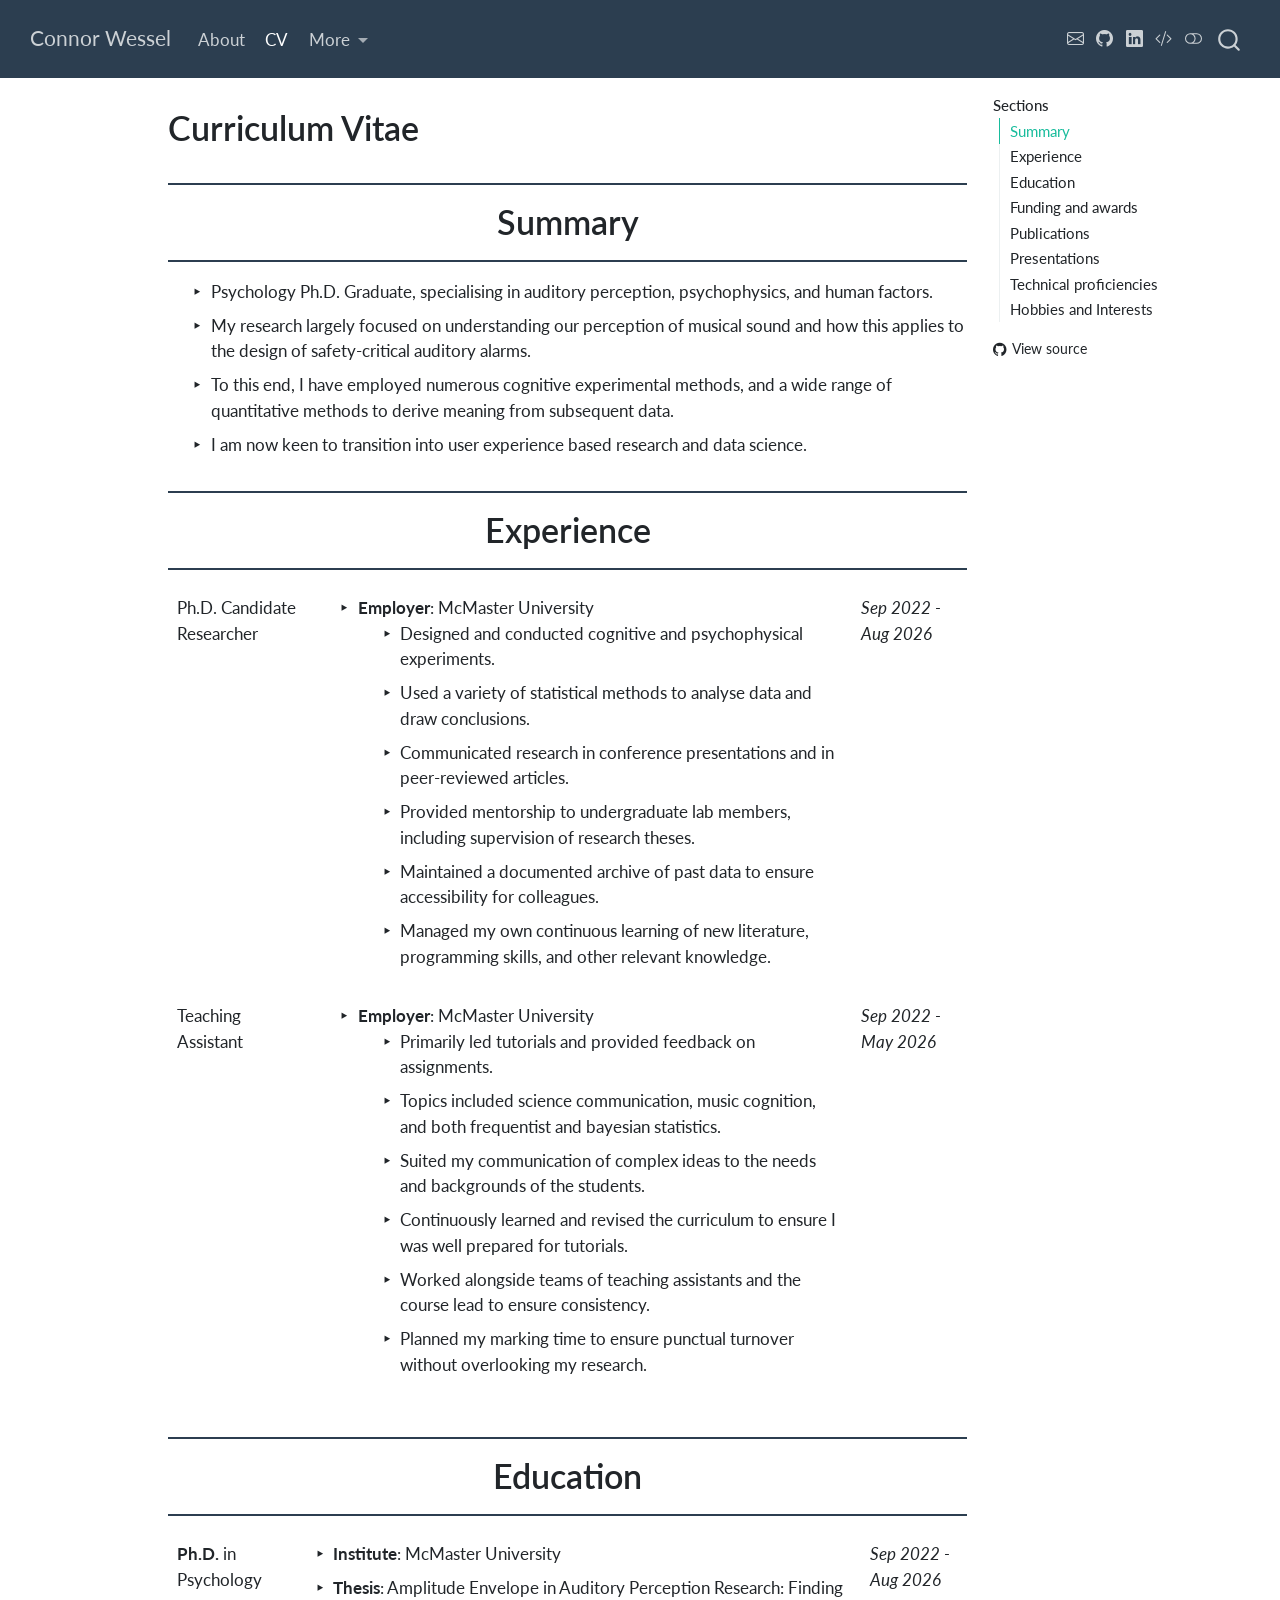
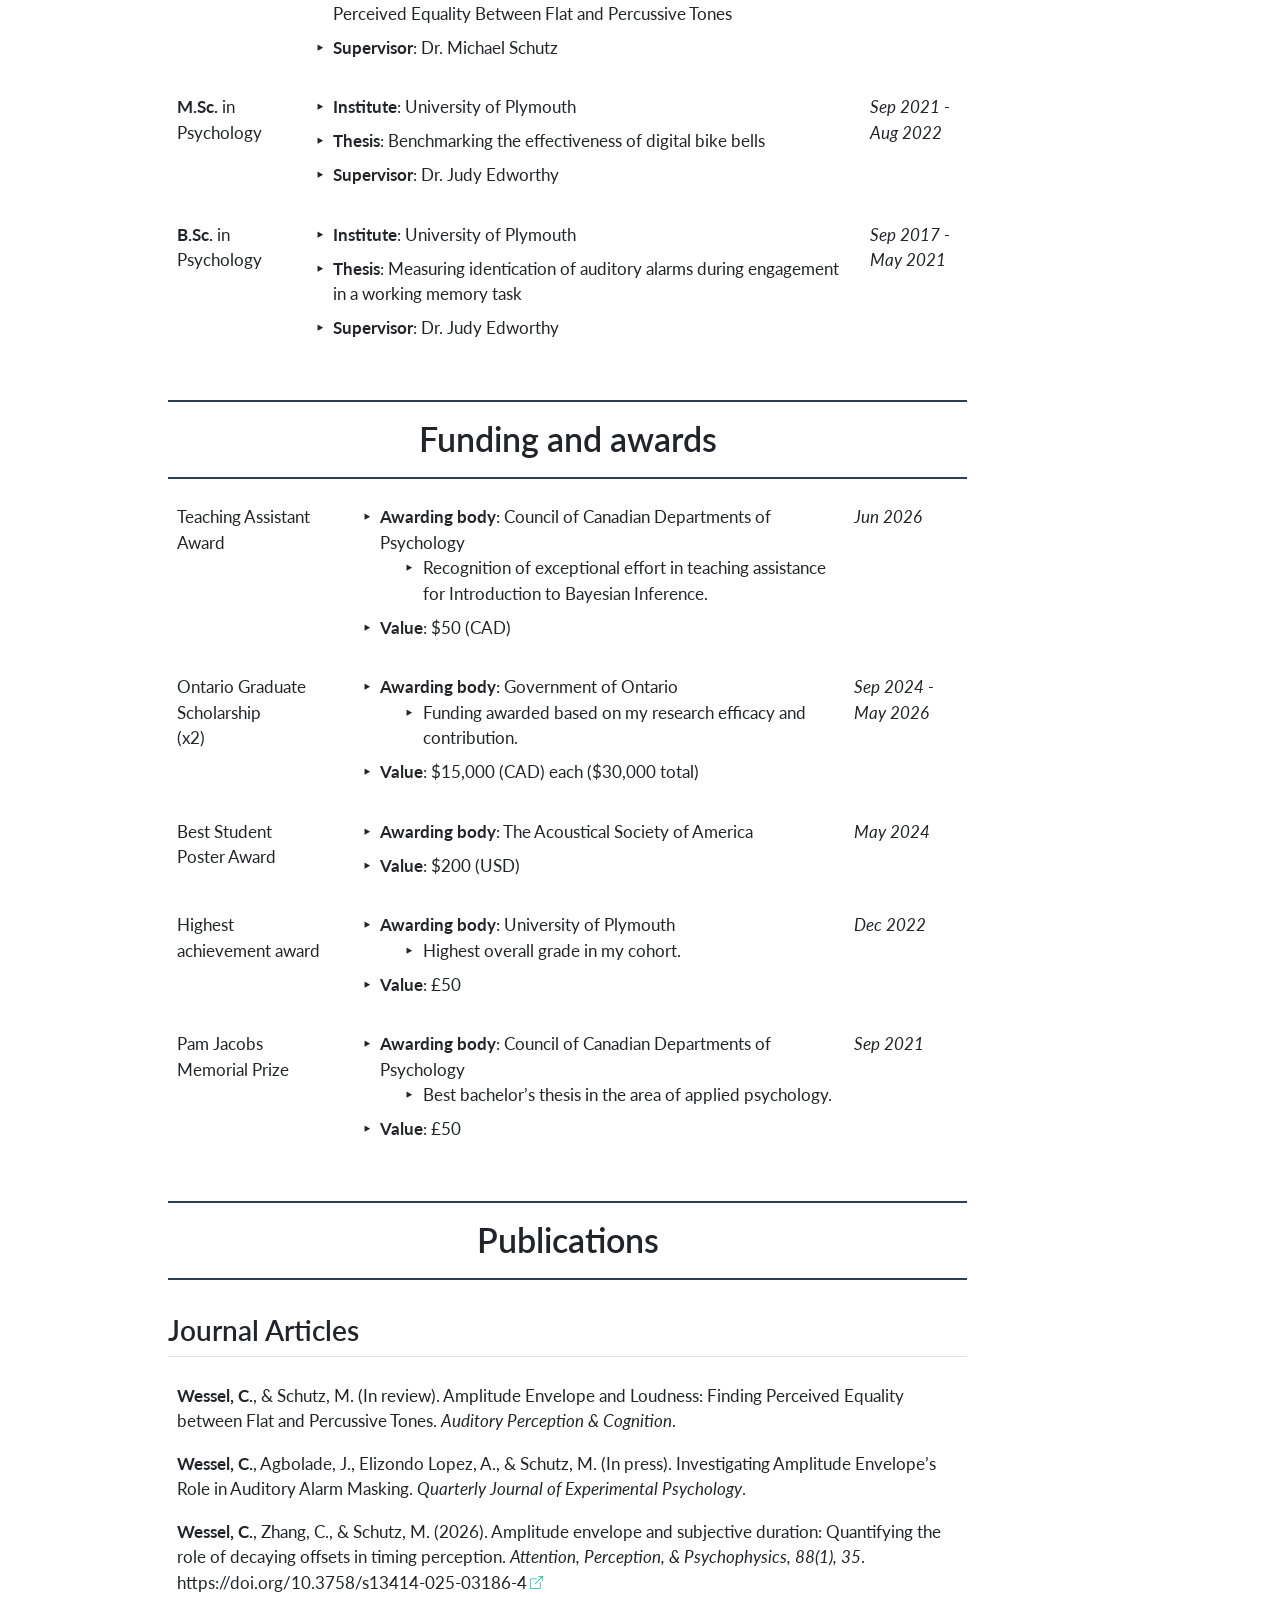
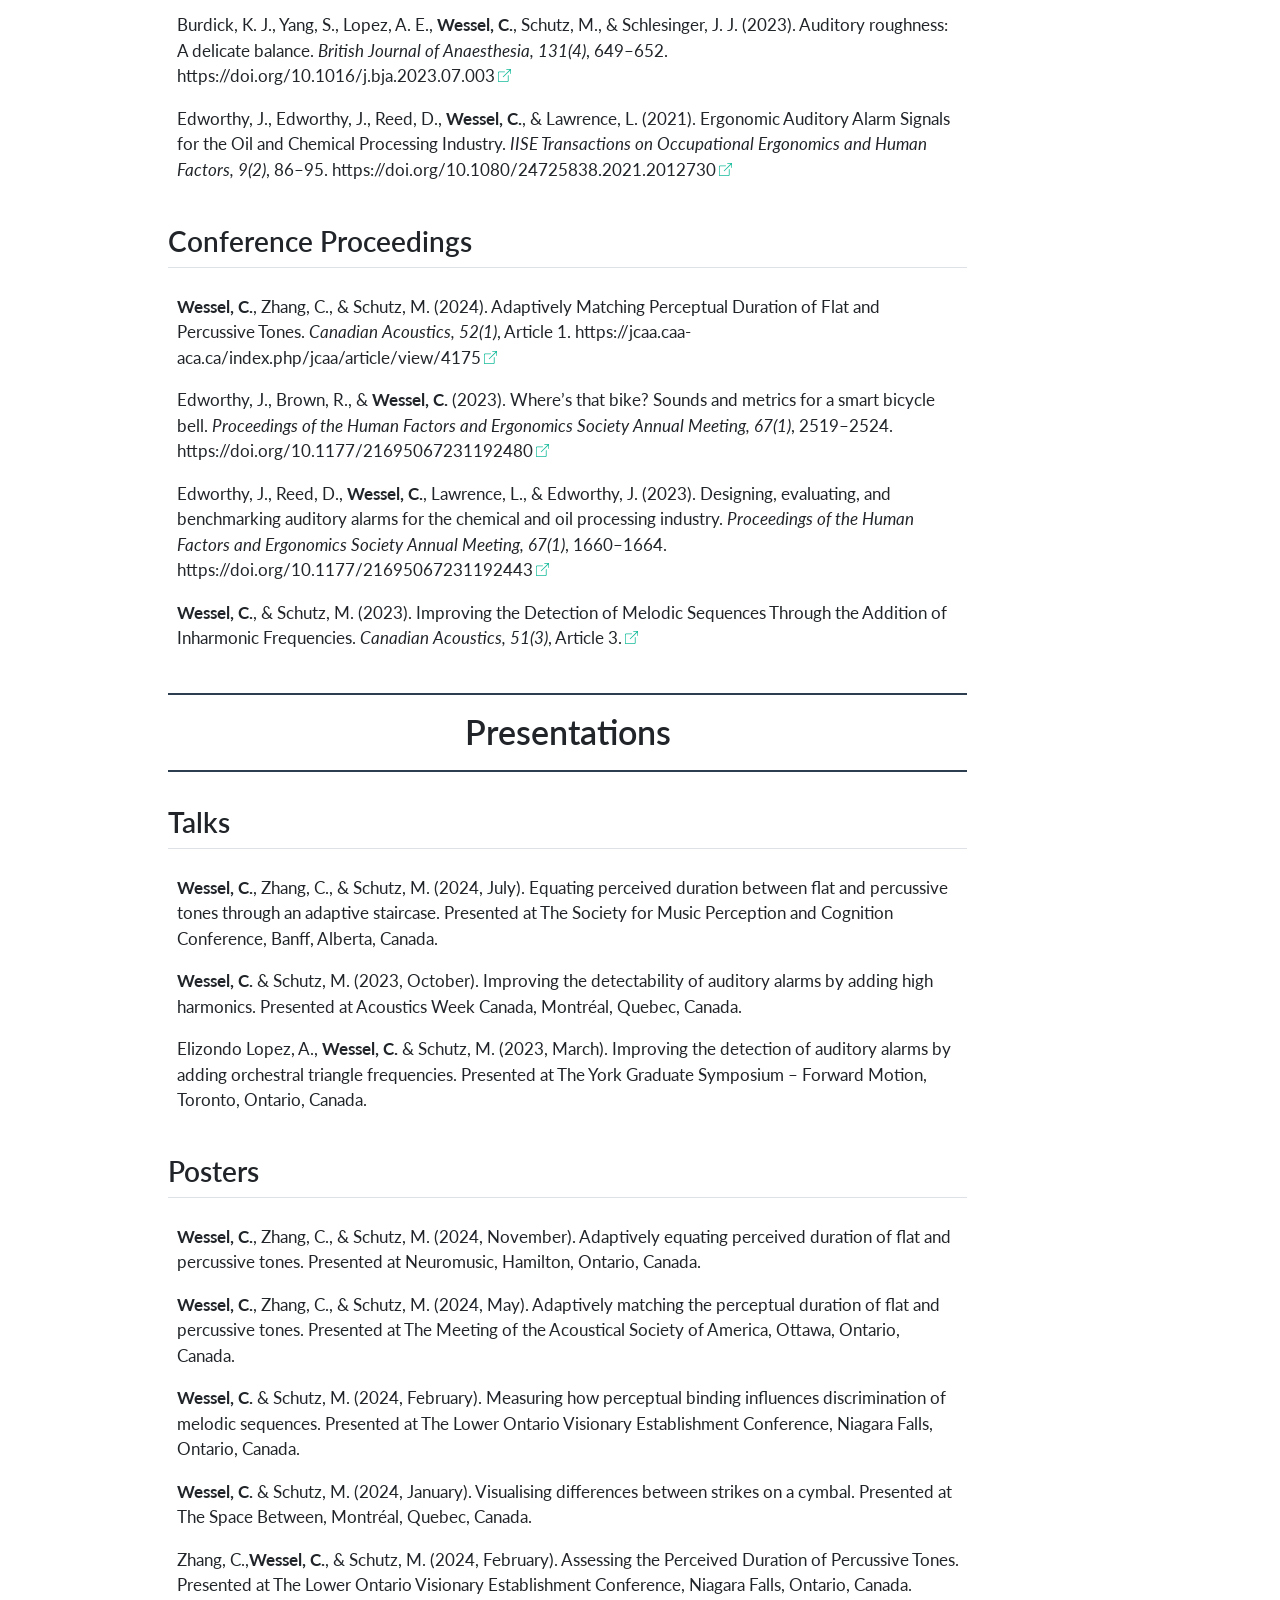
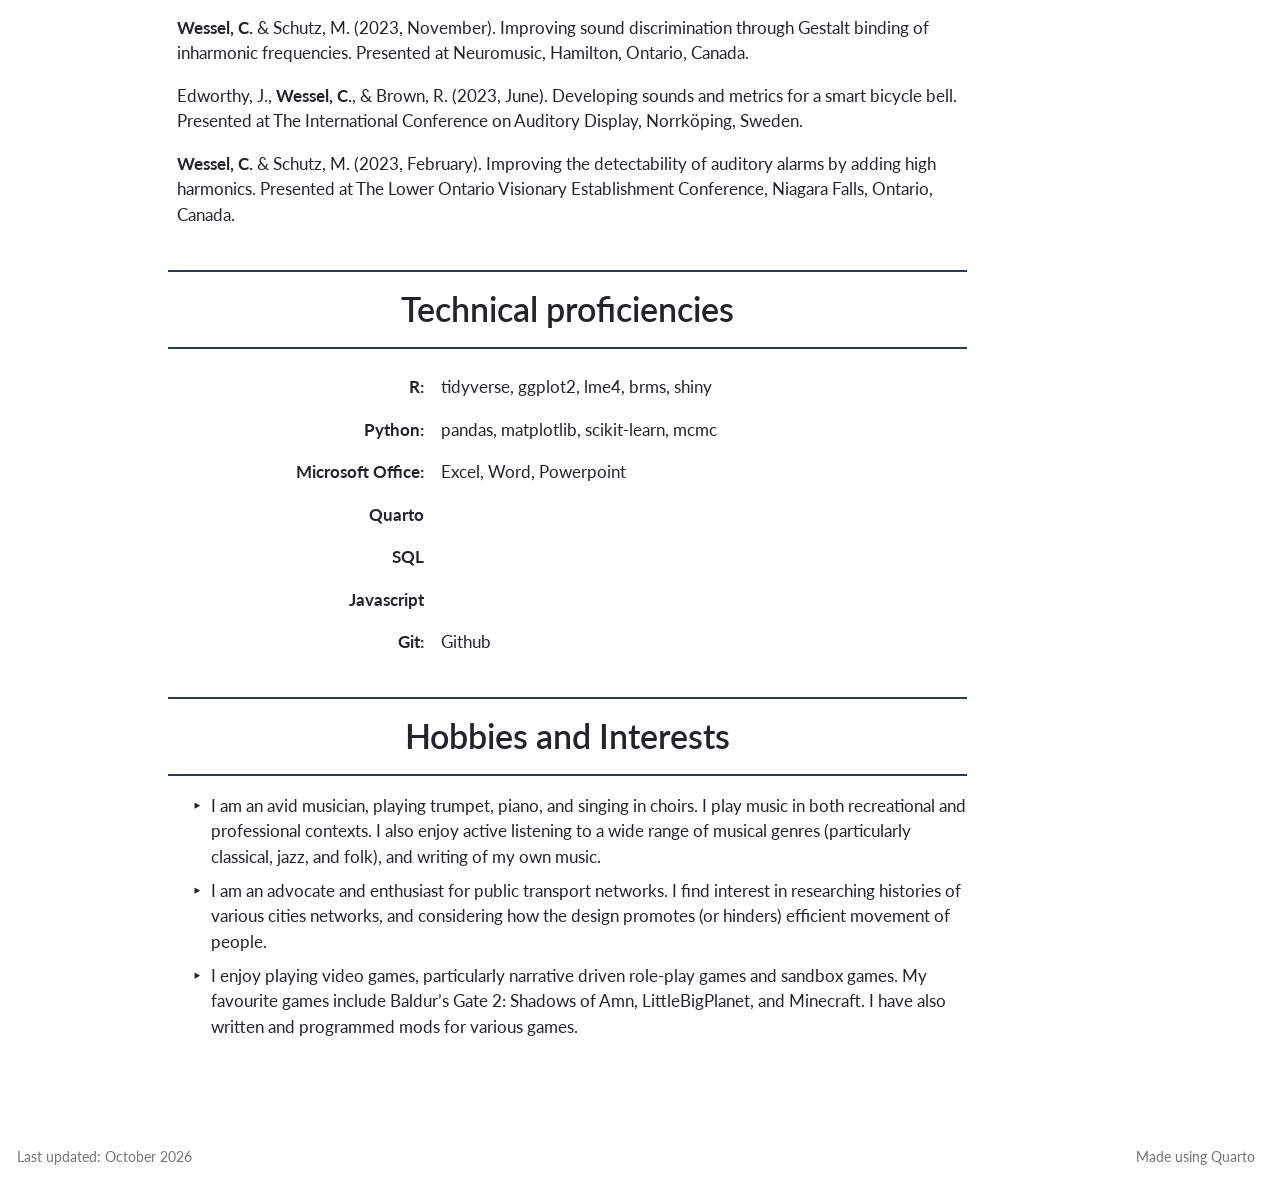
<file: cv.html>
<!DOCTYPE html>
<html xmlns="http://www.w3.org/1999/xhtml" lang="en" xml:lang="en"><head>

<meta charset="utf-8">
<meta name="generator" content="quarto-1.11.9">

<meta name="viewport" content="width=device-width, initial-scale=1.0, user-scalable=yes">


<title>Curriculum Vitae – Connor Wessel</title>
<style>
/* Default styles provided by pandoc.
** See https://pandoc.org/MANUAL.html#variables-for-html for config info.
*/
span.smallcaps{font-variant: small-caps;}
div.columns{display: flex; gap: 1.5em;}
div.column{flex: auto;}
@media screen {
div.columns{gap: min(4vw, 1.5em);}
div.column{overflow-x: auto;}
}
div.hanging-indent{margin-left: 1.5em; text-indent: -1.5em;}
ul.task-list{list-style: none;}
ul.task-list li input[type="checkbox"] {
  width: 0.8em;
  margin: 0 0.8em 0.2em -1em; /* quarto-specific, see https://github.com/quarto-dev/quarto-cli/issues/4556 */ 
  vertical-align: middle;
}
</style>


<script src="site_libs/quarto-nav/quarto-nav.js"></script>
<script src="site_libs/quarto-nav/headroom.min.js"></script>
<script src="site_libs/clipboard/clipboard.min.js"></script>
<script src="site_libs/quarto-search/autocomplete.umd.js"></script>
<script src="site_libs/quarto-search/fuse.min.js"></script>
<script src="site_libs/quarto-search/quarto-search.js"></script>
<meta name="quarto:offset" content="./">
<script src="site_libs/quarto-html/quarto.js" type="module"></script>
<script src="site_libs/quarto-html/tabsets/tabsets.js" type="module"></script>
<script src="site_libs/quarto-html/scrollable-regions/scrollable-regions.js" type="module"></script>
<script src="site_libs/quarto-html/popper.min.js"></script>
<script src="site_libs/quarto-html/tippy.umd.min.js"></script>
<script src="site_libs/quarto-html/anchor.min.js"></script>
<link href="site_libs/quarto-html/tippy.css" rel="stylesheet">
<link href="site_libs/quarto-html/quarto-syntax-highlighting-c2b08e7e9e4d0725d7c99c9a799ba6e7.css" rel="stylesheet" class="quarto-color-scheme" id="quarto-text-highlighting-styles">
<link href="site_libs/quarto-html/quarto-syntax-highlighting-dark-b64bf133a05c9b35a1c1b0604a81005c.css" rel="stylesheet" class="quarto-color-scheme quarto-color-alternate" id="quarto-text-highlighting-styles">
<link href="site_libs/quarto-html/quarto-syntax-highlighting-c2b08e7e9e4d0725d7c99c9a799ba6e7.css" rel="stylesheet" class="quarto-color-scheme-extra" id="quarto-text-highlighting-styles">
<script src="site_libs/bootstrap/bootstrap.min.js"></script>
<link href="site_libs/bootstrap/bootstrap-icons.css" rel="stylesheet">
<link href="site_libs/bootstrap/bootstrap-ceddca8a56ff2182e4ae0cfbcdc8a5c2.min.css" rel="stylesheet" append-hash="true" class="quarto-color-scheme" id="quarto-bootstrap" data-mode="light">
<link href="site_libs/bootstrap/bootstrap-dark-b781623e6799979cde69db0fe0e1cea8.min.css" rel="stylesheet" append-hash="true" class="quarto-color-scheme quarto-color-alternate" id="quarto-bootstrap" data-mode="dark">
<link href="site_libs/bootstrap/bootstrap-ceddca8a56ff2182e4ae0cfbcdc8a5c2.min.css" rel="stylesheet" append-hash="true" class="quarto-color-scheme-extra" id="quarto-bootstrap" data-mode="light">
<script id="quarto-search-options" type="application/json">{
  "location": "navbar",
  "copy-button": false,
  "collapse-after": 3,
  "panel-placement": "end",
  "type": "overlay",
  "limit": 50,
  "keyboard-shortcut": [
    "f",
    "/",
    "s"
  ],
  "show-item-context": false,
  "language": {
    "search-no-results-text": "No results",
    "search-matching-documents-text": "matching documents",
    "search-copy-link-title": "Copy link to search",
    "search-hide-matches-text": "Hide additional matches",
    "search-more-match-text": "more match in this document",
    "search-more-matches-text": "more matches in this document",
    "search-clear-button-title": "Clear",
    "search-text-placeholder": "",
    "search-detached-cancel-button-title": "Cancel",
    "search-submit-button-title": "Submit",
    "search-label": "Search"
  }
}</script>


<link rel="stylesheet" href="style.css">
<meta property="og:title" content="Curriculum Vitae – Connor Wessel">
<meta property="og:site_name" content="Connor Wessel">
</head>

<body class="nav-fixed quarto-light"><a id="quarto-skip-link" class="visually-hidden-focusable" href="#quarto-document-content">Skip to main content</a><script id="quarto-html-before-body" type="application/javascript">
    const toggleBodyColorMode = (bsSheetEl) => {
      const mode = bsSheetEl.getAttribute("data-mode");
      const bodyEl = window.document.querySelector("body");
      if (mode === "dark") {
        bodyEl.classList.add("quarto-dark");
        bodyEl.classList.remove("quarto-light");
      } else {
        bodyEl.classList.add("quarto-light");
        bodyEl.classList.remove("quarto-dark");
      }
    }
    const toggleBodyColorPrimary = () => {
      const bsSheetEl = window.document.querySelector("link#quarto-bootstrap:not([rel=disabled-stylesheet])");
      if (bsSheetEl) {
        toggleBodyColorMode(bsSheetEl);
      }
    }
    const setColorSchemeToggle = (alternate) => {
      const toggles = window.document.querySelectorAll('.quarto-color-scheme-toggle');
      for (let i=0; i < toggles.length; i++) {
        const toggle = toggles[i];
        if (toggle) {
          toggle.setAttribute("aria-checked", alternate ? "true" : "false");
          if (alternate) {
            toggle.classList.add("alternate");
          } else {
            toggle.classList.remove("alternate");
          }
        }
      }
    };
    const toggleColorMode = (alternate) => {
      // Switch the stylesheets
      const primaryStylesheets = window.document.querySelectorAll('link.quarto-color-scheme:not(.quarto-color-alternate)');
      const alternateStylesheets = window.document.querySelectorAll('link.quarto-color-scheme.quarto-color-alternate');
      manageTransitions('#quarto-margin-sidebar .nav-link', false);
      if (alternate) {
        // note: dark is layered on light, we don't disable primary!
        enableStylesheet(alternateStylesheets);
        for (const sheetNode of alternateStylesheets) {
          if (sheetNode.id === "quarto-bootstrap") {
            toggleBodyColorMode(sheetNode);
          }
        }
      } else {
        disableStylesheet(alternateStylesheets);
        enableStylesheet(primaryStylesheets)
        toggleBodyColorPrimary();
      }
      manageTransitions('#quarto-margin-sidebar .nav-link', true);
      // Switch the toggles
      setColorSchemeToggle(alternate)
    }
    // Hack to workaround the fact that safari doesn't
    // properly recolor the scrollbar when toggling (#1455).
    // Not run on load: stylesheets are set before first paint there, and
    // scrolling would undo the scroll to a URL fragment (#14973).
    // The one pixel nudge keeps the reader where they were.
    const refreshSafariScrollbar = () => {
      if (navigator.userAgent.indexOf('Safari') > 0 && navigator.userAgent.indexOf('Chrome') == -1) {
        manageTransitions("body", false);
        const scrollY = window.scrollY;
        window.scrollTo(0, scrollY > 0 ? scrollY - 1 : 1);
        setTimeout(() => {
          window.scrollTo(0, scrollY);
          manageTransitions("body", true);
        }, 40);
      }
    }
    const disableStylesheet = (stylesheets) => {
      for (let i=0; i < stylesheets.length; i++) {
        const stylesheet = stylesheets[i];
        stylesheet.rel = 'disabled-stylesheet';
      }
    }
    const enableStylesheet = (stylesheets) => {
      for (let i=0; i < stylesheets.length; i++) {
        const stylesheet = stylesheets[i];
        if(stylesheet.rel !== 'stylesheet') { // for Chrome, which will still FOUC without this check
          stylesheet.rel = 'stylesheet';
        }
      }
    }
    const manageTransitions = (selector, allowTransitions) => {
      const els = window.document.querySelectorAll(selector);
      for (let i=0; i < els.length; i++) {
        const el = els[i];
        if (allowTransitions) {
          el.classList.remove('notransition');
        } else {
          el.classList.add('notransition');
        }
      }
    }
    const isFileUrl = () => {
      return window.location.protocol === 'file:';
    }
    const hasAlternateSentinel = () => {
      let styleSentinel = getColorSchemeSentinel();
      if (styleSentinel !== null) {
        return styleSentinel === "alternate";
      } else {
        return false;
      }
    }
    const setStyleSentinel = (alternate) => {
      const value = alternate ? "alternate" : "default";
      if (!isFileUrl()) {
        window.localStorage.setItem("quarto-color-scheme", value);
      } else {
        localAlternateSentinel = value;
      }
    }
    const getColorSchemeSentinel = () => {
      if (!isFileUrl()) {
        const storageValue = window.localStorage.getItem("quarto-color-scheme");
        return storageValue != null ? storageValue : localAlternateSentinel;
      } else {
        return localAlternateSentinel;
      }
    }
    const toggleGiscusIfUsed = (isAlternate, darkModeDefault) => {
      const baseTheme = document.querySelector('#giscus-base-theme')?.value ?? 'light';
      const alternateTheme = document.querySelector('#giscus-alt-theme')?.value ?? 'dark';
      let newTheme = '';
      if(authorPrefersDark) {
        newTheme = isAlternate ? baseTheme : alternateTheme;
      } else {
        newTheme = isAlternate ? alternateTheme : baseTheme;
      }
      const changeGiscusTheme = () => {
        // From: https://github.com/giscus/giscus/issues/336
        const sendMessage = (message) => {
          const iframe = document.querySelector('iframe.giscus-frame');
          if (!iframe) return;
          iframe.contentWindow.postMessage({ giscus: message }, 'https://giscus.app');
        }
        sendMessage({
          setConfig: {
            theme: newTheme
          }
        });
      }
      const isGiscussLoaded = window.document.querySelector('iframe.giscus-frame') !== null;
      if (isGiscussLoaded) {
        changeGiscusTheme();
      }
    };
    const authorPrefersDark = false;
    const queryPrefersDark = window.matchMedia('(prefers-color-scheme: dark)');
    const darkModeDefault = queryPrefersDark.matches;
      document.querySelector('link#quarto-text-highlighting-styles.quarto-color-scheme-extra').rel = 'disabled-stylesheet';
      document.querySelector('link#quarto-bootstrap.quarto-color-scheme-extra').rel = 'disabled-stylesheet';
    let localAlternateSentinel = darkModeDefault ? 'alternate' : 'default';
    // Dark / light mode switch
    window.quartoToggleColorScheme = () => {
      // Read the current dark / light value
      let toAlternate = !hasAlternateSentinel();
      toggleColorMode(toAlternate);
      refreshSafariScrollbar();
      setStyleSentinel(toAlternate);
      toggleGiscusIfUsed(toAlternate, darkModeDefault);
      window.dispatchEvent(new Event('resize'));
    };
    queryPrefersDark.addEventListener("change", e => {
      if(window.localStorage.getItem("quarto-color-scheme") !== null)
        return;
      const alternate = e.matches
      toggleColorMode(alternate);
      refreshSafariScrollbar();
      localAlternateSentinel = e.matches ? 'alternate' : 'default'; // this is used alongside local storage!
      toggleGiscusIfUsed(alternate, darkModeDefault);
    });
    // Switch to dark mode if need be
    if (hasAlternateSentinel()) {
      toggleColorMode(true);
    } else {
      toggleColorMode(false);
    }
  </script>

<div id="quarto-search-results"></div>
  <header id="quarto-header" class="headroom fixed-top">
    <nav class="navbar navbar-expand-lg " data-bs-theme="dark" aria-label="Site">
      <div class="navbar-container container-fluid">
      <div class="navbar-brand-container mx-auto">
    <a class="navbar-brand" href="./index.html">
    <span class="navbar-title">Connor Wessel</span>
    </a>
  </div>
          <button class="navbar-toggler" type="button" data-bs-toggle="collapse" data-bs-target="#navbarCollapse" aria-controls="navbarCollapse" aria-expanded="false" aria-label="Toggle navigation" onclick="if (window.quartoToggleHeadroom) { window.quartoToggleHeadroom(); }">
  <span class="navbar-toggler-icon"></span>
</button>
          <div class="collapse navbar-collapse" id="navbarCollapse">
            <ul class="navbar-nav navbar-nav-scroll me-auto">
  <li class="nav-item">
    <a class="nav-link" href="./about.html"> 
<span class="menu-text">About</span></a>
  </li>  
  <li class="nav-item">
    <a class="nav-link active" href="./cv.html" aria-current="page"> 
<span class="menu-text">CV</span></a>
  </li>  
  <li class="nav-item dropdown ">
    <a class="nav-link dropdown-toggle" href="#" id="nav-menu-more" role="link" data-bs-toggle="dropdown" aria-expanded="false">
 <span class="menu-text">More</span>
    </a>
    <ul class="dropdown-menu" aria-labelledby="nav-menu-more">    
        <li>
    <a class="dropdown-item" href="./blog.html">
 <span class="dropdown-text">Blog</span></a>
  </li>  
        <li>
    <a class="dropdown-item" href="./puzzle.html">
 <span class="dropdown-text">Puzzles</span></a>
  </li>  
    </ul>
  </li>
</ul>
          </div> <!-- /navcollapse -->
            <div class="quarto-navbar-tools tools-wide">
    <a href="./clwessel@proton.me" title="Email" class="quarto-navigation-tool px-1" aria-label="Email"><i class="bi bi-envelope"></i></a>
    <a href="https://github.com/clwessel" title="Github" class="quarto-navigation-tool px-1" aria-label="Github"><i class="bi bi-github"></i></a>
    <a href="https://www.linkedin.com/in/connor-l-wessel/" title="Linkedin" class="quarto-navigation-tool px-1" aria-label="Linkedin"><i class="bi bi-linkedin"></i></a>
    <a href="https://github.com/clwessel/clwessel.github.io" title="Source code" class="quarto-navigation-tool px-1" aria-label="Source code"><i class="bi bi-code-slash"></i></a>
  <button type="button" role="switch" aria-checked="false" class="quarto-color-scheme-toggle quarto-navigation-tool  px-1" onclick="window.quartoToggleColorScheme(); return false;" title="Toggle dark mode" aria-label="Toggle dark mode"><i class="bi"></i></button>
</div>
            <div id="quarto-search" class="" title="Search"></div>
      </div> <!-- /container-fluid -->
    </nav>
</header>
<!-- content -->
<div id="quarto-content" class="quarto-container page-columns page-rows-contents page-layout-article page-navbar">
<!-- sidebar -->
<!-- margin-sidebar -->
    <div id="quarto-margin-sidebar" class="sidebar margin-sidebar">
        <nav id="TOC" role="doc-toc" aria-labelledby="toc-title" class="toc-active">
    <h2 id="toc-title">Sections</h2>
   
  <ul>
  <li><a href="#summary" id="toc-summary" class="nav-link active" data-scroll-target="#summary">Summary</a></li>
  <li><a href="#experience" id="toc-experience" class="nav-link" data-scroll-target="#experience">Experience</a></li>
  <li><a href="#education" id="toc-education" class="nav-link" data-scroll-target="#education">Education</a></li>
  <li><a href="#funding-and-awards" id="toc-funding-and-awards" class="nav-link" data-scroll-target="#funding-and-awards">Funding and awards</a></li>
  <li><a href="#publications" id="toc-publications" class="nav-link" data-scroll-target="#publications">Publications</a>
  <ul class="collapse">
  <li><a href="#journal-articles" id="toc-journal-articles" class="nav-link" data-scroll-target="#journal-articles">Journal Articles</a></li>
  <li><a href="#conference-proceedings" id="toc-conference-proceedings" class="nav-link" data-scroll-target="#conference-proceedings">Conference Proceedings</a></li>
  </ul></li>
  <li><a href="#presentations" id="toc-presentations" class="nav-link" data-scroll-target="#presentations">Presentations</a>
  <ul class="collapse">
  <li><a href="#talks" id="toc-talks" class="nav-link" data-scroll-target="#talks">Talks</a></li>
  <li><a href="#posters" id="toc-posters" class="nav-link" data-scroll-target="#posters">Posters</a></li>
  </ul></li>
  <li><a href="#technical-proficiencies" id="toc-technical-proficiencies" class="nav-link" data-scroll-target="#technical-proficiencies">Technical proficiencies</a></li>
  <li><a href="#hobbies-and-interests" id="toc-hobbies-and-interests" class="nav-link" data-scroll-target="#hobbies-and-interests">Hobbies and Interests</a></li>
  </ul>
<div class="toc-actions"><ul><li><a href="https://github.com/clwessel/clwessel.github.io/blob/main/cv.qmd" class="toc-action"><i class="bi bi-github"></i>View source</a></li></ul></div></nav>
    </div>
<!-- main -->
<main class="content" id="quarto-document-content" tabindex="-1">


<header id="title-block-header" class="quarto-title-block default">
<div class="quarto-title">
<h1 class="title">Curriculum Vitae</h1>
</div>



<div class="quarto-title-meta">

    
  
    
  </div>
  


</header>


<section id="summary" class="level1">
<h1>Summary</h1>
<ul>
<li>Psychology Ph.D.&nbsp;Graduate, specialising in auditory perception, psychophysics, and human factors.</li>
<li>My research largely focused on understanding our perception of musical sound and how this applies to the design of safety-critical auditory alarms.</li>
<li>To this end, I have employed numerous cognitive experimental methods, and a wide range of quantitative methods to derive meaning from subsequent data.</li>
<li>I am now keen to transition into user experience based research and data science.</li>
</ul>
</section>
<section id="experience" class="level1">
<h1>Experience</h1>
<table class="table-hover table-borderless caption-top table">
<colgroup>
<col style="width: 17%">
<col style="width: 67%">
<col style="width: 14%">
</colgroup>
<tbody>
<tr class="odd">
<td style="text-align: left;">Ph.D.&nbsp;Candidate Researcher</td>
<td style="text-align: left;"><ul>
<li><strong>Employer</strong>: McMaster University
<ul>
<li>Designed and conducted cognitive and psychophysical experiments.</li>
<li>Used a variety of statistical methods to analyse data and draw conclusions.</li>
<li>Communicated research in conference presentations and in peer-reviewed articles.</li>
<li>Provided mentorship to undergraduate lab members, including supervision of research theses.</li>
<li>Maintained a documented archive of past data to ensure accessibility for colleagues.</li>
<li>Managed my own continuous learning of new literature, programming skills, and other relevant knowledge.</li>
</ul></li>
</ul></td>
<td style="text-align: left;"><em>Sep 2022 - Aug 2026</em></td>
</tr>
<tr class="even">
<td style="text-align: left;">Teaching Assistant</td>
<td style="text-align: left;"><ul>
<li><strong>Employer</strong>: McMaster University
<ul>
<li>Primarily led tutorials and provided feedback on assignments.</li>
<li>Topics included science communication, music cognition, and both frequentist and bayesian statistics.</li>
<li>Suited my communication of complex ideas to the needs and backgrounds of the students.</li>
<li>Continuously learned and revised the curriculum to ensure I was well prepared for tutorials.</li>
<li>Worked alongside teams of teaching assistants and the course lead to ensure consistency.</li>
<li>Planned my marking time to ensure punctual turnover without overlooking my research.</li>
</ul></li>
</ul></td>
<td style="text-align: left;"><em>Sep 2022 - May 2026</em></td>
</tr>
</tbody>
</table>
</section>
<section id="education" class="level1">
<h1>Education</h1>
<table class="table-hover table-borderless caption-top table">
<colgroup>
<col style="width: 14%">
<col style="width: 71%">
<col style="width: 13%">
</colgroup>
<tbody>
<tr class="odd">
<td style="text-align: left;"><strong>Ph.D.</strong> in Psychology</td>
<td style="text-align: left;"><ul>
<li><strong>Institute</strong>: McMaster University</li>
<li><strong>Thesis</strong>: Amplitude Envelope in Auditory Perception Research: Finding Perceived Equality Between Flat and Percussive Tones</li>
<li><strong>Supervisor</strong>: Dr.&nbsp;Michael Schutz</li>
</ul></td>
<td style="text-align: left;"><em>Sep 2022 - Aug 2026</em></td>
</tr>
<tr class="even">
<td style="text-align: left;"><strong>M.Sc.</strong> in Psychology</td>
<td style="text-align: left;"><ul>
<li><strong>Institute</strong>: University of Plymouth</li>
<li><strong>Thesis</strong>: Benchmarking the effectiveness of digital bike bells</li>
<li><strong>Supervisor</strong>: Dr.&nbsp;Judy Edworthy</li>
</ul></td>
<td style="text-align: left;"><em>Sep 2021 - Aug 2022</em></td>
</tr>
<tr class="odd">
<td style="text-align: left;"><strong>B.Sc.</strong> in Psychology</td>
<td style="text-align: left;"><ul>
<li><strong>Institute</strong>: University of Plymouth</li>
<li><strong>Thesis</strong>: Measuring identication of auditory alarms during engagement in a working memory task</li>
<li><strong>Supervisor</strong>: Dr.&nbsp;Judy Edworthy</li>
</ul></td>
<td style="text-align: left;"><em>Sep 2017 - May 2021</em></td>
</tr>
</tbody>
</table>
</section>
<section id="funding-and-awards" class="level1">
<h1>Funding and awards</h1>
<table class="table-hover table-borderless caption-top table">
<colgroup>
<col style="width: 20%">
<col style="width: 64%">
<col style="width: 15%">
</colgroup>
<tbody>
<tr class="odd">
<td style="text-align: left;">Teaching Assistant Award</td>
<td style="text-align: left;"><ul>
<li><strong>Awarding body</strong>: Council of Canadian Departments of Psychology
<ul>
<li>Recognition of exceptional effort in teaching assistance for Introduction to Bayesian Inference.</li>
</ul></li>
<li><strong>Value</strong>: $50 (CAD)</li>
</ul></td>
<td style="text-align: left;"><em>Jun 2026</em></td>
</tr>
<tr class="even">
<td style="text-align: left;">Ontario Graduate Scholarship<br>
(x2)</td>
<td style="text-align: left;"><ul>
<li><strong>Awarding body</strong>: Government of Ontario
<ul>
<li>Funding awarded based on my research efficacy and contribution.</li>
</ul></li>
<li><strong>Value</strong>: $15,000 (CAD) each ($30,000 total)</li>
</ul></td>
<td style="text-align: left;"><em>Sep 2024 - May 2026</em></td>
</tr>
<tr class="odd">
<td style="text-align: left;">Best Student Poster Award</td>
<td style="text-align: left;"><ul>
<li><strong>Awarding body</strong>: The Acoustical Society of America</li>
<li><strong>Value</strong>: $200 (USD)</li>
</ul></td>
<td style="text-align: left;"><em>May 2024</em></td>
</tr>
<tr class="even">
<td style="text-align: left;">Highest achievement award</td>
<td style="text-align: left;"><ul>
<li><strong>Awarding body</strong>: University of Plymouth
<ul>
<li>Highest overall grade in my cohort.</li>
</ul></li>
<li><strong>Value</strong>: £50</li>
</ul></td>
<td style="text-align: left;"><em>Dec 2022</em></td>
</tr>
<tr class="odd">
<td style="text-align: left;">Pam Jacobs Memorial Prize</td>
<td style="text-align: left;"><ul>
<li><strong>Awarding body</strong>: Council of Canadian Departments of Psychology
<ul>
<li>Best bachelor’s thesis in the area of applied psychology.</li>
</ul></li>
<li><strong>Value</strong>: £50</li>
</ul></td>
<td style="text-align: left;"><em>Sep 2021</em></td>
</tr>
</tbody>
</table>
</section>
<section id="publications" class="level1">
<h1>Publications</h1>
<section id="journal-articles" class="level2">
<h2 class="anchored" data-anchor-id="journal-articles">Journal Articles</h2>
<table class="table-hover table-borderless caption-top table">
<tbody>
<tr class="odd">
<td><strong>Wessel, C.</strong>, &amp; Schutz, M. (In review). Amplitude Envelope and Loudness: Finding Perceived Equality between Flat and Percussive Tones. <em>Auditory Perception &amp; Cognition</em>.</td>
</tr>
<tr class="even">
<td><strong>Wessel, C.</strong>, Agbolade, J., Elizondo Lopez, A., &amp; Schutz, M. (In press). Investigating Amplitude Envelope’s Role in Auditory Alarm Masking. <em>Quarterly Journal of Experimental Psychology</em>.</td>
</tr>
<tr class="odd">
<td><a href="https://link.springer.com/article/10.3758/s13414-025-03186-4"><strong>Wessel, C.</strong>, Zhang, C., &amp; Schutz, M. (2026). Amplitude envelope and subjective duration: Quantifying the role of decaying offsets in timing perception. <em>Attention, Perception, &amp; Psychophysics, 88(1), 35</em>. https://doi.org/10.3758/s13414-025-03186-4</a></td>
</tr>
<tr class="even">
<td><a href="https://www.bjanaesthesia.org/article/S0007-0912(23)00371-9/fulltext">Burdick, K. J., Yang, S., Lopez, A. E., <strong>Wessel, C.</strong>, Schutz, M., &amp; Schlesinger, J. J. (2023). Auditory roughness: A delicate balance. <em>British Journal of Anaesthesia, 131(4)</em>, 649–652. https://doi.org/10.1016/j.bja.2023.07.003</a></td>
</tr>
<tr class="odd">
<td><a href="https://www.tandfonline.com/doi/full/10.1080/24725838.2021.2012730">Edworthy, J., Edworthy, J., Reed, D., <strong>Wessel, C.</strong>, &amp; Lawrence, L. (2021). Ergonomic Auditory Alarm Signals for the Oil and Chemical Processing Industry. <em>IISE Transactions on Occupational Ergonomics and Human Factors, 9(2)</em>, 86–95. https://doi.org/10.1080/24725838.2021.2012730</a></td>
</tr>
</tbody>
</table>
</section>
<section id="conference-proceedings" class="level2">
<h2 class="anchored" data-anchor-id="conference-proceedings">Conference Proceedings</h2>
<table class="table-hover table-borderless caption-top table">
<tbody>
<tr class="odd">
<td><a href="https://jcaa.caa-aca.ca/index.php/jcaa/article/download/4175/3672/7543"><strong>Wessel, C.</strong>, Zhang, C., &amp; Schutz, M. (2024). Adaptively Matching Perceptual Duration of Flat and Percussive Tones. <em>Canadian Acoustics, 52(1)</em>, Article 1. https://jcaa.caa-aca.ca/index.php/jcaa/article/view/4175</a></td>
</tr>
<tr class="even">
<td><a href="https://journals.sagepub.com/doi/10.1177/21695067231192480">Edworthy, J., Brown, R., &amp; <strong>Wessel, C.</strong> (2023). Where’s that bike? Sounds and metrics for a smart bicycle bell. <em>Proceedings of the Human Factors and Ergonomics Society Annual Meeting, 67(1)</em>, 2519–2524. https://doi.org/10.1177/21695067231192480</a></td>
</tr>
<tr class="odd">
<td><a href="https://journals.sagepub.com/doi/10.1177/21695067231192443">Edworthy, J., Reed, D., <strong>Wessel, C.</strong>, Lawrence, L., &amp; Edworthy, J. (2023). Designing, evaluating, and benchmarking auditory alarms for the chemical and oil processing industry. <em>Proceedings of the Human Factors and Ergonomics Society Annual Meeting, 67(1)</em>, 1660–1664. https://doi.org/10.1177/21695067231192443</a></td>
</tr>
<tr class="even">
<td><a href="https://jcaa.caa-aca.ca/index.php/jcaa/article/view/4073"><strong>Wessel, C.</strong>, &amp; Schutz, M. (2023). Improving the Detection of Melodic Sequences Through the Addition of Inharmonic Frequencies. <em>Canadian Acoustics, 51(3)</em>, Article 3.</a></td>
</tr>
</tbody>
</table>
</section>
</section>
<section id="presentations" class="level1">
<h1>Presentations</h1>
<section id="talks" class="level2">
<h2 class="anchored" data-anchor-id="talks">Talks</h2>
<table class="table-hover table-borderless caption-top table">
<tbody>
<tr class="odd">
<td><strong>Wessel, C.</strong>, Zhang, C., &amp; Schutz, M. (2024, July). Equating perceived duration between flat and percussive tones through an adaptive staircase. Presented at The Society for Music Perception and Cognition Conference, Banff, Alberta, Canada.</td>
</tr>
<tr class="even">
<td><strong>Wessel, C.</strong> &amp; Schutz, M. (2023, October). Improving the detectability of auditory alarms by adding high harmonics. Presented at Acoustics Week Canada, Montréal, Quebec, Canada.</td>
</tr>
<tr class="odd">
<td>Elizondo Lopez, A., <strong>Wessel, C.</strong> &amp; Schutz, M. (2023, March). Improving the detection of auditory alarms by adding orchestral triangle frequencies. Presented at The York Graduate Symposium – Forward Motion, Toronto, Ontario, Canada.</td>
</tr>
</tbody>
</table>
</section>
<section id="posters" class="level2">
<h2 class="anchored" data-anchor-id="posters">Posters</h2>
<table class="table-hover table-borderless caption-top table">
<tbody>
<tr class="odd">
<td><strong>Wessel, C.</strong>, Zhang, C., &amp; Schutz, M. (2024, November). Adaptively equating perceived duration of flat and percussive tones. Presented at Neuromusic, Hamilton, Ontario, Canada.</td>
</tr>
<tr class="even">
<td><strong>Wessel, C.</strong>, Zhang, C., &amp; Schutz, M. (2024, May). Adaptively matching the perceptual duration of flat and percussive tones. Presented at The Meeting of the Acoustical Society of America, Ottawa, Ontario, Canada.</td>
</tr>
<tr class="odd">
<td><strong>Wessel, C.</strong> &amp; Schutz, M. (2024, February). Measuring how perceptual binding influences discrimination of melodic sequences. Presented at The Lower Ontario Visionary Establishment Conference, Niagara Falls, Ontario, Canada.</td>
</tr>
<tr class="even">
<td><strong>Wessel, C.</strong> &amp; Schutz, M. (2024, January). Visualising differences between strikes on a cymbal. Presented at The Space Between, Montréal, Quebec, Canada.</td>
</tr>
<tr class="odd">
<td>Zhang, C.,<strong>Wessel, C.</strong>, &amp; Schutz, M. (2024, February). Assessing the Perceived Duration of Percussive Tones. Presented at The Lower Ontario Visionary Establishment Conference, Niagara Falls, Ontario, Canada.</td>
</tr>
<tr class="even">
<td><strong>Wessel, C.</strong> &amp; Schutz, M. (2023, November). Improving sound discrimination through Gestalt binding of inharmonic frequencies. Presented at Neuromusic, Hamilton, Ontario, Canada.</td>
</tr>
<tr class="odd">
<td>Edworthy, J., <strong>Wessel, C.</strong>, &amp; Brown, R. (2023, June). Developing sounds and metrics for a smart bicycle bell. Presented at The International Conference on Auditory Display, Norrköping, Sweden.</td>
</tr>
<tr class="even">
<td><strong>Wessel, C.</strong> &amp; Schutz, M. (2023, February). Improving the detectability of auditory alarms by adding high harmonics. Presented at The Lower Ontario Visionary Establishment Conference, Niagara Falls, Ontario, Canada.</td>
</tr>
</tbody>
</table>
</section>
</section>
<section id="technical-proficiencies" class="level1">
<h1>Technical proficiencies</h1>
<table class="table-hover table-borderless caption-top table">
<tbody>
<tr class="odd">
<td style="text-align: right;"><strong>R:</strong></td>
<td style="text-align: left;">tidyverse, ggplot2, lme4, brms, shiny</td>
</tr>
<tr class="even">
<td style="text-align: right;"><strong>Python:</strong></td>
<td style="text-align: left;">pandas, matplotlib, scikit-learn, mcmc</td>
</tr>
<tr class="odd">
<td style="text-align: right;"><strong>Microsoft Office:</strong></td>
<td style="text-align: left;">Excel, Word, Powerpoint</td>
</tr>
<tr class="even">
<td style="text-align: right;"><strong>Quarto</strong></td>
<td style="text-align: left;"></td>
</tr>
<tr class="odd">
<td style="text-align: right;"><strong>SQL</strong></td>
<td style="text-align: left;"></td>
</tr>
<tr class="even">
<td style="text-align: right;"><strong>Javascript</strong></td>
<td style="text-align: left;"></td>
</tr>
<tr class="odd">
<td style="text-align: right;"><strong>Git:</strong></td>
<td style="text-align: left;">Github</td>
</tr>
</tbody>
</table>
</section>
<section id="hobbies-and-interests" class="level1">
<h1>Hobbies and Interests</h1>
<ul>
<li>I am an avid musician, playing trumpet, piano, and singing in choirs. I play music in both recreational and professional contexts. I also enjoy active listening to a wide range of musical genres (particularly classical, jazz, and folk), and writing of my own music.</li>
<li>I am an advocate and enthusiast for public transport networks. I find interest in researching histories of various cities networks, and considering how the design promotes (or hinders) efficient movement of people.</li>
<li>I enjoy playing video games, particularly narrative driven role-play games and sandbox games. My favourite games include Baldur’s Gate 2: Shadows of Amn, LittleBigPlanet, and Minecraft. I have also written and programmed mods for various games.</li>
</ul>


</section>

<a onclick="window.scrollTo(0, 0); return false;" role="button" id="quarto-back-to-top"><i class="bi bi-arrow-up"></i> Back to top</a></main> <!-- /main -->
<script id="quarto-html-after-body" type="application/javascript">
  window.document.addEventListener("DOMContentLoaded", function (event) {
    // Ensure there is a toggle, if there isn't float one in the top right
    if (window.document.querySelector('.quarto-color-scheme-toggle') === null) {
      const toggle = window.document.createElement('button');
      toggle.type = "button";
      toggle.setAttribute("role", "switch");
      toggle.setAttribute("aria-checked", "false");
      toggle.classList.add('top-right');
      toggle.classList.add('quarto-color-scheme-toggle');
      toggle.setAttribute("aria-label", "Toggle dark mode");
      toggle.onclick = function() { try { window.quartoToggleColorScheme(); } catch {} return false; };
      const i = window.document.createElement("i");
      i.classList.add('bi');
      toggle.appendChild(i);
      // Put the toggle in a landmark of its own, so that landmark navigation
      // can reach it.
      //
      // The container is always a fresh direct child of body, and the toggle is
      // never moved into page furniture that the theme or the author controls.
      // The toggle is positioned against the page, so any ancestor that
      // establishes a containing block captures it: a positioned element or a
      // grid for position: absolute, and transform, filter, will-change or
      // contain for position: fixed. A direct child of body has none of these
      // to inherit, and the shift when one appears is silent and visual.
      //
      // ARIA says a document should have at most one banner, and axe reports a
      // duplicate whether or not the banners carry distinct labels. So use a
      // header when the page has no banner yet, and a named region otherwise.
      //
      // A header is a banner wherever it sits, unless it is inside sectioning
      // content, so this cannot just look at the children of body: a custom
      // page layout wraps the title block header in a plain div. An explicit
      // role="banner" always counts.
      const sectioning = 'article, aside, main, nav, section, [role="article"], [role="complementary"], [role="main"], [role="navigation"], [role="region"]';
      const hasBanner = Array.from(
        window.document.querySelectorAll('header:not([role]), [role="banner"]')
      ).some(function(el) {
        return el.hasAttribute("role") || el.closest(sectioning) === null;
      });
      const container = window.document.createElement(hasBanner ? "div" : "header");
      if (hasBanner) {
        container.setAttribute("role", "region");
        container.setAttribute("aria-label", "Toggle dark mode");
      }
      container.classList.add('quarto-color-scheme-toggle-container');
      container.appendChild(toggle);
      window.document.body.appendChild(container);
    }
    setColorSchemeToggle(hasAlternateSentinel())
    const icon = "";
    const anchorJS = new window.AnchorJS();
    anchorJS.options = {
      placement: 'right',
      icon: icon
    };
    anchorJS.add('.anchored');
    const isCodeAnnotation = (el) => {
      for (const clz of el.classList) {
        if (clz.startsWith('code-annotation-')) {                     
          return true;
        }
      }
      return false;
    }
    const onCopySuccess = function(e) {
      // button target
      const button = e.trigger;
      // don't keep focus
      button.blur();
      // flash "checked"
      button.classList.add('code-copy-button-checked');
      var currentTitle = button.getAttribute("title");
      button.setAttribute("title", "Copied!");
      let tooltip;
      if (window.bootstrap) {
        button.setAttribute("data-bs-toggle", "tooltip");
        button.setAttribute("data-bs-placement", "left");
        button.setAttribute("data-bs-title", "Copied!");
        tooltip = new bootstrap.Tooltip(button, 
          { trigger: "manual", 
            customClass: "code-copy-button-tooltip",
            offset: [0, -8]});
        tooltip.show();    
      }
      setTimeout(function() {
        if (tooltip) {
          tooltip.hide();
          button.removeAttribute("data-bs-title");
          button.removeAttribute("data-bs-toggle");
          button.removeAttribute("data-bs-placement");
        }
        button.setAttribute("title", currentTitle);
        button.classList.remove('code-copy-button-checked');
      }, 1000);
      // clear code selection
      e.clearSelection();
    }
    const getTextToCopy = function(trigger) {
      const outerScaffold = trigger.parentElement.cloneNode(true);
      const codeEl = outerScaffold.querySelector('code');
      for (const childEl of codeEl.children) {
        if (isCodeAnnotation(childEl)) {
          childEl.remove();
        }
      }
      return codeEl.innerText;
    }
    const clipboard = new window.ClipboardJS('.code-copy-button:not([data-in-quarto-modal])', {
      text: getTextToCopy
    });
    clipboard.on('success', onCopySuccess);
    if (window.document.getElementById('quarto-embedded-source-code-modal')) {
      const clipboardModal = new window.ClipboardJS('.code-copy-button[data-in-quarto-modal]', {
        text: getTextToCopy,
        container: window.document.getElementById('quarto-embedded-source-code-modal')
      });
      clipboardModal.on('success', onCopySuccess);
    }
      var localhostRegex = new RegExp(/^(?:http|https):\/\/localhost\:?[0-9]*\//);
      var mailtoRegex = new RegExp(/^mailto:/);
        var filterRegex = new RegExp("https:\/\/clwessel\.github\.io");
      const newWindowLabel = "(opens in a new tab)";
      const newWindowNoteId = "quarto-ext-newwindow-label";
      // Links reference one hidden label through aria-describedby, so the
      // announcement never changes their accessible name.
      var describeNewWindow = (link) => {
        if (!window.document.getElementById(newWindowNoteId)) {
          var newWindowNote = window.document.createElement("span");
          newWindowNote.id = newWindowNoteId;
          newWindowNote.hidden = true;
          newWindowNote.textContent = newWindowLabel;
          window.document.body.appendChild(newWindowNote);
        }
        var describedBy = (link.getAttribute("aria-describedby") || "").split(/\s+/).filter(Boolean);
        if (!describedBy.includes(newWindowNoteId)) {
          describedBy.push(newWindowNoteId);
          link.setAttribute("aria-describedby", describedBy.join(" "));
        }
      }
      var isInternal = (href) => {
          return filterRegex.test(href) || localhostRegex.test(href) || mailtoRegex.test(href);
      }
      // Inspect non-navigation links and adorn them if external
      window.quartoDecorateExternalLinks = function (root) {
     var links = (root || window.document).querySelectorAll('a[href]:not(.nav-link):not(.navbar-brand):not(.toc-action):not(.sidebar-link):not(.sidebar-item-toggle):not(.pagination-link):not(.no-external):not([aria-hidden]):not(.dropdown-item):not(.quarto-navigation-tool):not(.about-link)');
      for (var i=0; i<links.length; i++) {
        const link = links[i];
        if (!isInternal(link.href)) {
          // undo the damage that might have been done by quarto-nav.js in the case of
          // links that we want to consider external
          if (link.dataset.originalHref !== undefined) {
            link.href = link.dataset.originalHref;
          }
            // target, if specified
            link.setAttribute("target", "_blank");
            if (link.getAttribute("rel") === null) {
              link.setAttribute("rel", "noopener");
            }
            describeNewWindow(link);
          if (!link.classList.contains('no-external-icon')) {
            // default icon
            link.classList.add("external");
          }
        }
      }
      };
      window.quartoDecorateExternalLinks(window.document);
    // Esc closes the popup (WCAG 1.4.13) and focus leaving both trigger and
    // popup closes it (WCAG 2.4.11); tippy handles neither for interactive popups.
    const hideOnEscAndFocusOut = {
      name: 'hideOnEscAndFocusOut',
      defaultValue: true,
      fn(instance) {
        const dismiss = () => {
          // A show scheduled by the trigger delay would otherwise reopen it
          instance.clearDelayTimeouts();
          instance.hide();
        };
        const onKeyDown = (event) => {
          if (event.key !== 'Escape') {
            return;
          }
          // Keep Esc from also reaching page handlers (e.g. reveal.js overview),
          // except an open reveal.js slide menu, which Esc should close too.
          // The menu handles keys only when its keyboard option is on.
          const menuHandlesEsc = window.Reveal?.getPlugin?.('menu')?.isOpen() &&
            window.Reveal.getConfig().menu?.keyboard !== false;
          if (!menuHandlesEsc) {
            event.stopPropagation();
          }
          if (instance.popper.contains(window.document.activeElement)) {
            // Disabled while refocusing so the focus trigger does not reopen it
            instance.disable();
            instance.reference.focus();
            instance.enable();
          }
          dismiss();
        };
        const onFocusOut = (event) => {
          const target = event.relatedTarget;
          if (target && !instance.reference.contains(target) &&
              !instance.popper.contains(target)) {
            dismiss();
          }
        };
        // On the trigger too: a click trigger (code-annotations: select) has no
        // blur handling. Attached for the instance's lifetime so leaving the
        // trigger also cancels a show still pending on the trigger delay.
        instance.reference.addEventListener('focusout', onFocusOut);
        return {
          onShow() {
            window.document.addEventListener('keydown', onKeyDown, true);
            instance.popper.addEventListener('focusout', onFocusOut);
          },
          onHide() {
            window.document.removeEventListener('keydown', onKeyDown, true);
            instance.popper.removeEventListener('focusout', onFocusOut);
          },
          onDestroy() {
            instance.reference.removeEventListener('focusout', onFocusOut);
          },
        };
      },
    };
    function tippyHover(el, contentFn, onTriggerFn, onUntriggerFn) {
      const config = {
        allowHTML: true,
        maxWidth: 500,
        delay: 100,
        arrow: false,
        appendTo: function(el) {
            return el.parentElement;
        },
        interactive: true,
        interactiveBorder: 10,
        theme: 'quarto',
        placement: 'bottom-start',
        plugins: [hideOnEscAndFocusOut],
      };
      if (contentFn) {
        config.content = contentFn;
      }
      if (onTriggerFn) {
        config.onTrigger = onTriggerFn;
      }
      if (onUntriggerFn) {
        config.onUntrigger = onUntriggerFn;
      }
      window.tippy(el, config); 
    }
    const noterefs = window.document.querySelectorAll('a[role="doc-noteref"]');
    for (var i=0; i<noterefs.length; i++) {
      const ref = noterefs[i];
      tippyHover(ref, function() {
        // use id or data attribute instead here
        let href = ref.getAttribute('data-footnote-href') || ref.getAttribute('href');
        try { href = new URL(href).hash; } catch {}
        const id = href.replace(/^#\/?/, "");
        const note = window.document.getElementById(id);
        if (note) {
          return note.innerHTML;
        } else {
          return "";
        }
      });
    }
    const xrefs = window.document.querySelectorAll('a.quarto-xref');
    const processXRef = (id, note) => {
      // Strip column container classes
      const stripColumnClz = (el) => {
        el.classList.remove("page-full", "page-columns");
        if (el.children) {
          for (const child of el.children) {
            stripColumnClz(child);
          }
        }
      }
      stripColumnClz(note)
      if (id === null || id.startsWith('sec-')) {
        // Special case sections, only their first couple elements
        const container = document.createElement("div");
        if (note.children && note.children.length > 2) {
          container.appendChild(note.children[0].cloneNode(true));
          for (let i = 1; i < note.children.length; i++) {
            const child = note.children[i];
            if (child.tagName === "P" && child.innerText === "") {
              continue;
            } else {
              container.appendChild(child.cloneNode(true));
              break;
            }
          }
          if (window.Quarto?.typesetMath) {
            window.Quarto.typesetMath(container);
          }
          return container.innerHTML
        } else {
          if (window.Quarto?.typesetMath) {
            window.Quarto.typesetMath(note);
          }
          return note.innerHTML;
        }
      } else {
        // Remove any anchor links if they are present
        const anchorLink = note.querySelector('a.anchorjs-link');
        if (anchorLink) {
          anchorLink.remove();
        }
        if (window.Quarto?.typesetMath) {
          window.Quarto.typesetMath(note);
        }
        if (note.classList.contains("callout")) {
          return note.outerHTML;
        } else {
          return note.innerHTML;
        }
      }
    }
    for (var i=0; i<xrefs.length; i++) {
      const xref = xrefs[i];
      tippyHover(xref, undefined, function(instance) {
        instance.disable();
        let url = xref.getAttribute('href');
        let hash = undefined; 
        if (url.startsWith('#')) {
          hash = url;
        } else {
          try { hash = new URL(url).hash; } catch {}
        }
        if (hash) {
          const id = hash.replace(/^#\/?/, "");
          const note = window.document.getElementById(id);
          if (note !== null) {
            try {
              const html = processXRef(id, note.cloneNode(true));
              instance.setContent(html);
            } finally {
              instance.enable();
              instance.show();
            }
          } else {
            // See if we can fetch this
            fetch(url.split('#')[0])
            .then(res => res.text())
            .then(html => {
              const parser = new DOMParser();
              const htmlDoc = parser.parseFromString(html, "text/html");
              const note = htmlDoc.getElementById(id);
              if (note !== null) {
                const html = processXRef(id, note);
                instance.setContent(html);
              } 
            }).finally(() => {
              instance.enable();
              instance.show();
            });
          }
        } else {
          // See if we can fetch a full url (with no hash to target)
          // This is a special case and we should probably do some content thinning / targeting
          fetch(url)
          .then(res => res.text())
          .then(html => {
            const parser = new DOMParser();
            const htmlDoc = parser.parseFromString(html, "text/html");
            const note = htmlDoc.querySelector('main.content');
            if (note !== null) {
              // This should only happen for chapter cross references
              // (since there is no id in the URL)
              // remove the first header
              if (note.children.length > 0 && note.children[0].tagName === "HEADER") {
                note.children[0].remove();
              }
              const html = processXRef(null, note);
              instance.setContent(html);
            } 
          }).finally(() => {
            instance.enable();
            instance.show();
          });
        }
      }, function(instance) {
      });
    }
        let selectedAnnoteEl;
        const selectorForAnnotation = ( cell, annotation) => {
          let cellAttr = 'data-code-cell="' + cell + '"';
          let lineAttr = 'data-code-annotation="' +  annotation + '"';
          const selector = 'span[' + cellAttr + '][' + lineAttr + ']';
          return selector;
        }
        const selectCodeLines = (annoteEl) => {
          const doc = window.document;
          const targetCell = annoteEl.getAttribute("data-target-cell");
          const targetAnnotation = annoteEl.getAttribute("data-target-annotation");
          const annoteSpan = window.document.querySelector(selectorForAnnotation(targetCell, targetAnnotation));
          const lines = annoteSpan.getAttribute("data-code-lines").split(",");
          const lineIds = lines.map((line) => {
            return targetCell + "-" + line;
          })
          // Each band is positioned against its own containing block, which is
          // not the offsetParent of the lines, so place it from client rects.
          const placeBand = (band, firstEl, lastEl, codeBlock) => {
            const container = band.offsetParent;
            if (container === null) {
              return;
            }
            const containerRect = container.getBoundingClientRect();
            // Reveal.js scales slides with a transform, so convert client
            // pixels back to the CSS pixels of the container.
            const scale = containerRect.height / container.offsetHeight || 1;
            const firstRect = firstEl.getBoundingClientRect();
            const lastRect = lastEl.getBoundingClientRect();
            const top = (firstRect.top - containerRect.top) / scale - container.clientTop + container.scrollTop;
            const height = (lastRect.bottom - firstRect.top) / scale;
            band.style.top = top - 2 + "px";
            band.style.height = height + 4 + "px";
            if (codeBlock) {
              // Without the copy button wrapper, the containing block is wider
              // than the code block, so span the code block explicitly.
              const blockRect = codeBlock.getBoundingClientRect();
              band.style.left = (blockRect.left - containerRect.left) / scale - container.clientLeft + container.scrollLeft + "px";
              band.style.width = blockRect.width / scale + "px";
            }
          };
          if (lineIds.length > 0) {
            const el = window.document.getElementById(lineIds[0]);
            const lastEl = window.document.getElementById(lineIds[lineIds.length - 1]);
            const parent = el.parentElement.parentElement;
            // cook up a div (if necessary) and position it
            let div = window.document.getElementById("code-annotation-line-highlight");
            if (div === null) {
              div = window.document.createElement("div");
              div.setAttribute("id", "code-annotation-line-highlight");
              div.style.position = 'absolute';
              parent.appendChild(div);
            }
            placeBand(div, el, lastEl, parent.closest("div.sourceCode") || parent);
            let gutterDiv = window.document.getElementById("code-annotation-line-highlight-gutter");
            if (gutterDiv === null) {
              gutterDiv = window.document.createElement("div");
              gutterDiv.setAttribute("id", "code-annotation-line-highlight-gutter");
              gutterDiv.style.position = 'absolute';
              const codeCell = window.document.getElementById(targetCell);
              const gutter = codeCell.querySelector('.code-annotation-gutter');
              gutter.appendChild(gutterDiv);
            }
            placeBand(gutterDiv, el, lastEl);
            selectedAnnoteEl = annoteEl;
          }
        };
        const unselectCodeLines = () => {
          const elementsIds = ["code-annotation-line-highlight", "code-annotation-line-highlight-gutter"];
          elementsIds.forEach((elId) => {
            const div = window.document.getElementById(elId);
            if (div) {
              div.remove();
            }
          });
          selectedAnnoteEl = undefined;
        };
          // Handle positioning of the toggle
      window.addEventListener(
        "resize",
        throttle(() => {
          elRect = undefined;
          if (selectedAnnoteEl) {
            selectCodeLines(selectedAnnoteEl);
          }
        }, 10)
      );
      function throttle(fn, ms) {
      let throttle = false;
      let timer;
        return (...args) => {
          if(!throttle) { // first call gets through
              fn.apply(this, args);
              throttle = true;
          } else { // all the others get throttled
              if(timer) clearTimeout(timer); // cancel #2
              timer = setTimeout(() => {
                fn.apply(this, args);
                timer = throttle = false;
              }, ms);
          }
        };
      }
        const annoteTargets = window.document.querySelectorAll('.code-annotation-anchor');
        for (let i=0; i<annoteTargets.length; i++) {
          const annoteTarget = annoteTargets[i];
          const targetCell = annoteTarget.getAttribute("data-target-cell");
          const targetAnnotation = annoteTarget.getAttribute("data-target-annotation");
          const contentFn = () => {
            const content = window.document.querySelector(selectorForAnnotation(targetCell, targetAnnotation));
            if (content) {
              const tipContent = content.cloneNode(true);
              tipContent.classList.add("code-annotation-tip-content");
              return tipContent.outerHTML;
            }
          }
          const config = {
            allowHTML: true,
            content: contentFn,
            onShow: (instance) => {
              selectCodeLines(instance.reference);
              instance.reference.classList.add('code-annotation-active');
              window.tippy.hideAll();
            },
            onHide: (instance) => {
              unselectCodeLines();
              instance.reference.classList.remove('code-annotation-active');
            },
            maxWidth: 300,
            delay: [50, 0],
            duration: [200, 0],
            offset: [5, 10],
            arrow: true,
            appendTo: function(el) {
              return el.parentElement.parentElement.parentElement;
            },
            interactive: true,
            interactiveBorder: 10,
            theme: 'quarto',
            placement: 'right',
            plugins: [hideOnEscAndFocusOut],
            popperOptions: {
              modifiers: [
              {
                name: 'flip',
                options: {
                  flipVariations: false, // true by default
                  allowedAutoPlacements: ['right'],
                  fallbackPlacements: ['right', 'top', 'top-start', 'top-end', 'bottom', 'bottom-start', 'bottom-end', 'left'],
                },
              },
              {
                name: 'preventOverflow',
                options: {
                  mainAxis: false,
                  altAxis: false
                }
              }
              ]        
            }      
          };
          window.tippy(annoteTarget, config); 
        }
    const findCites = (el) => {
      const parentEl = el.parentElement;
      if (parentEl) {
        const cites = parentEl.dataset.cites;
        if (cites) {
          return {
            el,
            cites: cites.split(' ')
          };
        } else {
          return findCites(el.parentElement)
        }
      } else {
        return undefined;
      }
    };
    var bibliorefs = window.document.querySelectorAll('a[role="doc-biblioref"]');
    for (var i=0; i<bibliorefs.length; i++) {
      const ref = bibliorefs[i];
      const citeInfo = findCites(ref);
      if (citeInfo) {
        tippyHover(citeInfo.el, function() {
          var popup = window.document.createElement('div');
          citeInfo.cites.forEach(function(cite) {
            var citeDiv = window.document.createElement('div');
            citeDiv.classList.add('hanging-indent');
            citeDiv.classList.add('csl-entry');
            var biblioDiv = window.document.getElementById('ref-' + cite);
            if (biblioDiv) {
              citeDiv.innerHTML = biblioDiv.innerHTML;
            }
            popup.appendChild(citeDiv);
          });
          return popup.innerHTML;
        });
      }
    }
  });
  </script>
  <script type="application/javascript">
  window.quartoScrollableRegionsLabels = {"code":"Scrollable code","output":"Scrollable output"};
  </script>
</div> <!-- /content -->
<footer class="footer">
  <div class="nav-footer">
    <div class="nav-footer-left">
<p>Last updated: October 2026</p>
</div>   
    <div class="nav-footer-center">
      &nbsp;
    <div class="toc-actions d-sm-block d-md-none"><ul><li><a href="https://github.com/clwessel/clwessel.github.io/blob/main/cv.qmd" class="toc-action"><i class="bi bi-github"></i>View source</a></li></ul></div></div>
    <div class="nav-footer-right">
      <ul class="footer-items list-unstyled">
    <li class="nav-item">
    <a class="nav-link" href="https://quarto.org/">
<p>Made using Quarto</p>
</a>
  </li>  
</ul>
    </div>
  </div>
</footer>




</body></html>
</file>
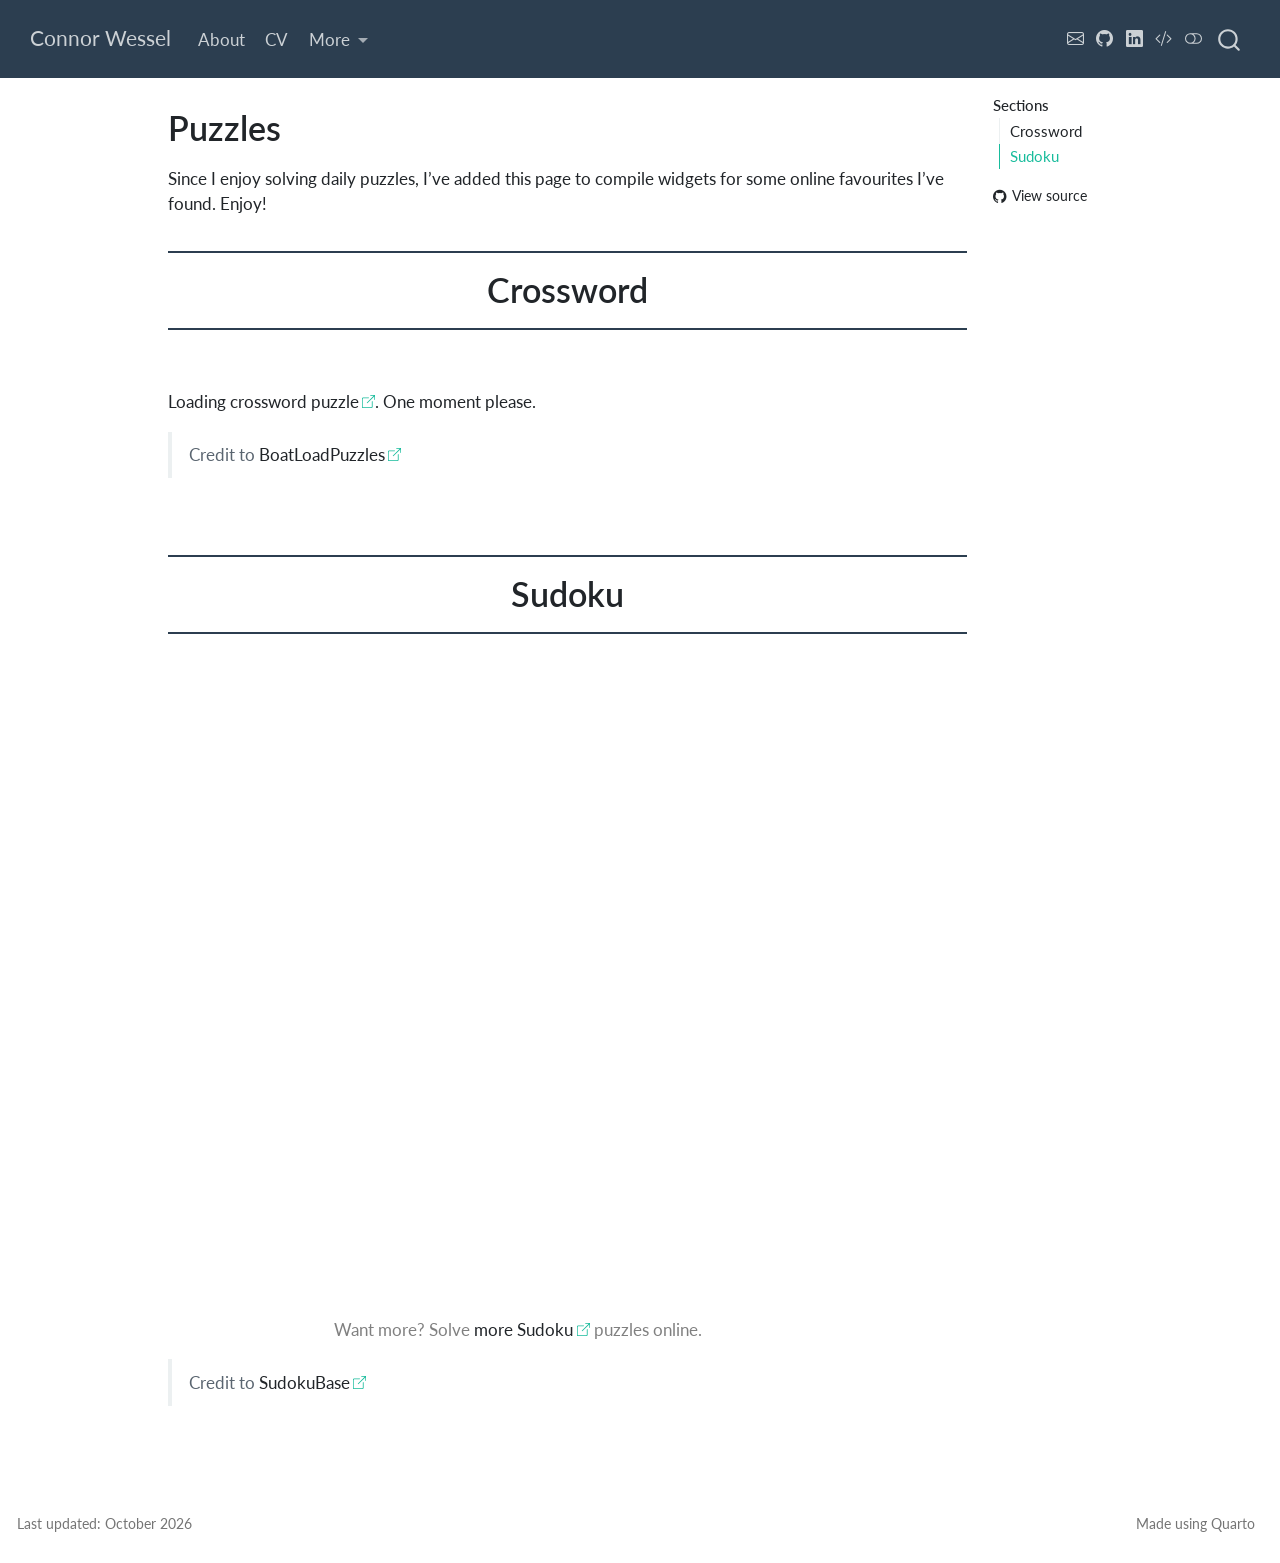
<file: puzzle.html>
<!DOCTYPE html>
<html xmlns="http://www.w3.org/1999/xhtml" lang="en" xml:lang="en"><head>

<meta charset="utf-8">
<meta name="generator" content="quarto-1.11.9">

<meta name="viewport" content="width=device-width, initial-scale=1.0, user-scalable=yes">


<title>Puzzles – Connor Wessel</title>
<style>
/* Default styles provided by pandoc.
** See https://pandoc.org/MANUAL.html#variables-for-html for config info.
*/
span.smallcaps{font-variant: small-caps;}
div.columns{display: flex; gap: 1.5em;}
div.column{flex: auto;}
@media screen {
div.columns{gap: min(4vw, 1.5em);}
div.column{overflow-x: auto;}
}
div.hanging-indent{margin-left: 1.5em; text-indent: -1.5em;}
ul.task-list{list-style: none;}
ul.task-list li input[type="checkbox"] {
  width: 0.8em;
  margin: 0 0.8em 0.2em -1em; /* quarto-specific, see https://github.com/quarto-dev/quarto-cli/issues/4556 */ 
  vertical-align: middle;
}
</style>


<script src="site_libs/quarto-nav/quarto-nav.js"></script>
<script src="site_libs/quarto-nav/headroom.min.js"></script>
<script src="site_libs/clipboard/clipboard.min.js"></script>
<script src="site_libs/quarto-search/autocomplete.umd.js"></script>
<script src="site_libs/quarto-search/fuse.min.js"></script>
<script src="site_libs/quarto-search/quarto-search.js"></script>
<meta name="quarto:offset" content="./">
<script src="site_libs/quarto-html/quarto.js" type="module"></script>
<script src="site_libs/quarto-html/tabsets/tabsets.js" type="module"></script>
<script src="site_libs/quarto-html/scrollable-regions/scrollable-regions.js" type="module"></script>
<script src="site_libs/quarto-html/popper.min.js"></script>
<script src="site_libs/quarto-html/tippy.umd.min.js"></script>
<script src="site_libs/quarto-html/anchor.min.js"></script>
<link href="site_libs/quarto-html/tippy.css" rel="stylesheet">
<link href="site_libs/quarto-html/quarto-syntax-highlighting-c2b08e7e9e4d0725d7c99c9a799ba6e7.css" rel="stylesheet" class="quarto-color-scheme" id="quarto-text-highlighting-styles">
<link href="site_libs/quarto-html/quarto-syntax-highlighting-dark-b64bf133a05c9b35a1c1b0604a81005c.css" rel="stylesheet" class="quarto-color-scheme quarto-color-alternate" id="quarto-text-highlighting-styles">
<link href="site_libs/quarto-html/quarto-syntax-highlighting-c2b08e7e9e4d0725d7c99c9a799ba6e7.css" rel="stylesheet" class="quarto-color-scheme-extra" id="quarto-text-highlighting-styles">
<script src="site_libs/bootstrap/bootstrap.min.js"></script>
<link href="site_libs/bootstrap/bootstrap-icons.css" rel="stylesheet">
<link href="site_libs/bootstrap/bootstrap-ceddca8a56ff2182e4ae0cfbcdc8a5c2.min.css" rel="stylesheet" append-hash="true" class="quarto-color-scheme" id="quarto-bootstrap" data-mode="light">
<link href="site_libs/bootstrap/bootstrap-dark-b781623e6799979cde69db0fe0e1cea8.min.css" rel="stylesheet" append-hash="true" class="quarto-color-scheme quarto-color-alternate" id="quarto-bootstrap" data-mode="dark">
<link href="site_libs/bootstrap/bootstrap-ceddca8a56ff2182e4ae0cfbcdc8a5c2.min.css" rel="stylesheet" append-hash="true" class="quarto-color-scheme-extra" id="quarto-bootstrap" data-mode="light">
<script id="quarto-search-options" type="application/json">{
  "location": "navbar",
  "copy-button": false,
  "collapse-after": 3,
  "panel-placement": "end",
  "type": "overlay",
  "limit": 50,
  "keyboard-shortcut": [
    "f",
    "/",
    "s"
  ],
  "show-item-context": false,
  "language": {
    "search-no-results-text": "No results",
    "search-matching-documents-text": "matching documents",
    "search-copy-link-title": "Copy link to search",
    "search-hide-matches-text": "Hide additional matches",
    "search-more-match-text": "more match in this document",
    "search-more-matches-text": "more matches in this document",
    "search-clear-button-title": "Clear",
    "search-text-placeholder": "",
    "search-detached-cancel-button-title": "Cancel",
    "search-submit-button-title": "Submit",
    "search-label": "Search"
  }
}</script>


<link rel="stylesheet" href="style.css">
<meta property="og:title" content="Puzzles – Connor Wessel">
<meta property="og:description" content="Website of Connor Wessel">
<meta property="og:site_name" content="Connor Wessel">
</head>

<body class="nav-fixed quarto-light"><a id="quarto-skip-link" class="visually-hidden-focusable" href="#quarto-document-content">Skip to main content</a><script id="quarto-html-before-body" type="application/javascript">
    const toggleBodyColorMode = (bsSheetEl) => {
      const mode = bsSheetEl.getAttribute("data-mode");
      const bodyEl = window.document.querySelector("body");
      if (mode === "dark") {
        bodyEl.classList.add("quarto-dark");
        bodyEl.classList.remove("quarto-light");
      } else {
        bodyEl.classList.add("quarto-light");
        bodyEl.classList.remove("quarto-dark");
      }
    }
    const toggleBodyColorPrimary = () => {
      const bsSheetEl = window.document.querySelector("link#quarto-bootstrap:not([rel=disabled-stylesheet])");
      if (bsSheetEl) {
        toggleBodyColorMode(bsSheetEl);
      }
    }
    const setColorSchemeToggle = (alternate) => {
      const toggles = window.document.querySelectorAll('.quarto-color-scheme-toggle');
      for (let i=0; i < toggles.length; i++) {
        const toggle = toggles[i];
        if (toggle) {
          toggle.setAttribute("aria-checked", alternate ? "true" : "false");
          if (alternate) {
            toggle.classList.add("alternate");
          } else {
            toggle.classList.remove("alternate");
          }
        }
      }
    };
    const toggleColorMode = (alternate) => {
      // Switch the stylesheets
      const primaryStylesheets = window.document.querySelectorAll('link.quarto-color-scheme:not(.quarto-color-alternate)');
      const alternateStylesheets = window.document.querySelectorAll('link.quarto-color-scheme.quarto-color-alternate');
      manageTransitions('#quarto-margin-sidebar .nav-link', false);
      if (alternate) {
        // note: dark is layered on light, we don't disable primary!
        enableStylesheet(alternateStylesheets);
        for (const sheetNode of alternateStylesheets) {
          if (sheetNode.id === "quarto-bootstrap") {
            toggleBodyColorMode(sheetNode);
          }
        }
      } else {
        disableStylesheet(alternateStylesheets);
        enableStylesheet(primaryStylesheets)
        toggleBodyColorPrimary();
      }
      manageTransitions('#quarto-margin-sidebar .nav-link', true);
      // Switch the toggles
      setColorSchemeToggle(alternate)
    }
    // Hack to workaround the fact that safari doesn't
    // properly recolor the scrollbar when toggling (#1455).
    // Not run on load: stylesheets are set before first paint there, and
    // scrolling would undo the scroll to a URL fragment (#14973).
    // The one pixel nudge keeps the reader where they were.
    const refreshSafariScrollbar = () => {
      if (navigator.userAgent.indexOf('Safari') > 0 && navigator.userAgent.indexOf('Chrome') == -1) {
        manageTransitions("body", false);
        const scrollY = window.scrollY;
        window.scrollTo(0, scrollY > 0 ? scrollY - 1 : 1);
        setTimeout(() => {
          window.scrollTo(0, scrollY);
          manageTransitions("body", true);
        }, 40);
      }
    }
    const disableStylesheet = (stylesheets) => {
      for (let i=0; i < stylesheets.length; i++) {
        const stylesheet = stylesheets[i];
        stylesheet.rel = 'disabled-stylesheet';
      }
    }
    const enableStylesheet = (stylesheets) => {
      for (let i=0; i < stylesheets.length; i++) {
        const stylesheet = stylesheets[i];
        if(stylesheet.rel !== 'stylesheet') { // for Chrome, which will still FOUC without this check
          stylesheet.rel = 'stylesheet';
        }
      }
    }
    const manageTransitions = (selector, allowTransitions) => {
      const els = window.document.querySelectorAll(selector);
      for (let i=0; i < els.length; i++) {
        const el = els[i];
        if (allowTransitions) {
          el.classList.remove('notransition');
        } else {
          el.classList.add('notransition');
        }
      }
    }
    const isFileUrl = () => {
      return window.location.protocol === 'file:';
    }
    const hasAlternateSentinel = () => {
      let styleSentinel = getColorSchemeSentinel();
      if (styleSentinel !== null) {
        return styleSentinel === "alternate";
      } else {
        return false;
      }
    }
    const setStyleSentinel = (alternate) => {
      const value = alternate ? "alternate" : "default";
      if (!isFileUrl()) {
        window.localStorage.setItem("quarto-color-scheme", value);
      } else {
        localAlternateSentinel = value;
      }
    }
    const getColorSchemeSentinel = () => {
      if (!isFileUrl()) {
        const storageValue = window.localStorage.getItem("quarto-color-scheme");
        return storageValue != null ? storageValue : localAlternateSentinel;
      } else {
        return localAlternateSentinel;
      }
    }
    const toggleGiscusIfUsed = (isAlternate, darkModeDefault) => {
      const baseTheme = document.querySelector('#giscus-base-theme')?.value ?? 'light';
      const alternateTheme = document.querySelector('#giscus-alt-theme')?.value ?? 'dark';
      let newTheme = '';
      if(authorPrefersDark) {
        newTheme = isAlternate ? baseTheme : alternateTheme;
      } else {
        newTheme = isAlternate ? alternateTheme : baseTheme;
      }
      const changeGiscusTheme = () => {
        // From: https://github.com/giscus/giscus/issues/336
        const sendMessage = (message) => {
          const iframe = document.querySelector('iframe.giscus-frame');
          if (!iframe) return;
          iframe.contentWindow.postMessage({ giscus: message }, 'https://giscus.app');
        }
        sendMessage({
          setConfig: {
            theme: newTheme
          }
        });
      }
      const isGiscussLoaded = window.document.querySelector('iframe.giscus-frame') !== null;
      if (isGiscussLoaded) {
        changeGiscusTheme();
      }
    };
    const authorPrefersDark = false;
    const queryPrefersDark = window.matchMedia('(prefers-color-scheme: dark)');
    const darkModeDefault = queryPrefersDark.matches;
      document.querySelector('link#quarto-text-highlighting-styles.quarto-color-scheme-extra').rel = 'disabled-stylesheet';
      document.querySelector('link#quarto-bootstrap.quarto-color-scheme-extra').rel = 'disabled-stylesheet';
    let localAlternateSentinel = darkModeDefault ? 'alternate' : 'default';
    // Dark / light mode switch
    window.quartoToggleColorScheme = () => {
      // Read the current dark / light value
      let toAlternate = !hasAlternateSentinel();
      toggleColorMode(toAlternate);
      refreshSafariScrollbar();
      setStyleSentinel(toAlternate);
      toggleGiscusIfUsed(toAlternate, darkModeDefault);
      window.dispatchEvent(new Event('resize'));
    };
    queryPrefersDark.addEventListener("change", e => {
      if(window.localStorage.getItem("quarto-color-scheme") !== null)
        return;
      const alternate = e.matches
      toggleColorMode(alternate);
      refreshSafariScrollbar();
      localAlternateSentinel = e.matches ? 'alternate' : 'default'; // this is used alongside local storage!
      toggleGiscusIfUsed(alternate, darkModeDefault);
    });
    // Switch to dark mode if need be
    if (hasAlternateSentinel()) {
      toggleColorMode(true);
    } else {
      toggleColorMode(false);
    }
  </script>

<div id="quarto-search-results"></div>
  <header id="quarto-header" class="headroom fixed-top">
    <nav class="navbar navbar-expand-lg " data-bs-theme="dark" aria-label="Site">
      <div class="navbar-container container-fluid">
      <div class="navbar-brand-container mx-auto">
    <a class="navbar-brand" href="./index.html">
    <span class="navbar-title">Connor Wessel</span>
    </a>
  </div>
          <button class="navbar-toggler" type="button" data-bs-toggle="collapse" data-bs-target="#navbarCollapse" aria-controls="navbarCollapse" aria-expanded="false" aria-label="Toggle navigation" onclick="if (window.quartoToggleHeadroom) { window.quartoToggleHeadroom(); }">
  <span class="navbar-toggler-icon"></span>
</button>
          <div class="collapse navbar-collapse" id="navbarCollapse">
            <ul class="navbar-nav navbar-nav-scroll me-auto">
  <li class="nav-item">
    <a class="nav-link" href="./about.html"> 
<span class="menu-text">About</span></a>
  </li>  
  <li class="nav-item">
    <a class="nav-link" href="./cv.html"> 
<span class="menu-text">CV</span></a>
  </li>  
  <li class="nav-item dropdown ">
    <a class="nav-link dropdown-toggle" href="#" id="nav-menu-more" role="link" data-bs-toggle="dropdown" aria-expanded="false">
 <span class="menu-text">More</span>
    </a>
    <ul class="dropdown-menu" aria-labelledby="nav-menu-more">    
        <li>
    <a class="dropdown-item" href="./blog.html">
 <span class="dropdown-text">Blog</span></a>
  </li>  
        <li>
    <a class="dropdown-item" href="./puzzle.html">
 <span class="dropdown-text">Puzzles</span></a>
  </li>  
    </ul>
  </li>
</ul>
          </div> <!-- /navcollapse -->
            <div class="quarto-navbar-tools tools-wide">
    <a href="./clwessel@proton.me" title="Email" class="quarto-navigation-tool px-1" aria-label="Email"><i class="bi bi-envelope"></i></a>
    <a href="https://github.com/clwessel" title="Github" class="quarto-navigation-tool px-1" aria-label="Github"><i class="bi bi-github"></i></a>
    <a href="https://www.linkedin.com/in/connor-l-wessel/" title="Linkedin" class="quarto-navigation-tool px-1" aria-label="Linkedin"><i class="bi bi-linkedin"></i></a>
    <a href="https://github.com/clwessel/clwessel.github.io" title="Source code" class="quarto-navigation-tool px-1" aria-label="Source code"><i class="bi bi-code-slash"></i></a>
  <button type="button" role="switch" aria-checked="false" class="quarto-color-scheme-toggle quarto-navigation-tool  px-1" onclick="window.quartoToggleColorScheme(); return false;" title="Toggle dark mode" aria-label="Toggle dark mode"><i class="bi"></i></button>
</div>
            <div id="quarto-search" class="" title="Search"></div>
      </div> <!-- /container-fluid -->
    </nav>
</header>
<!-- content -->
<div id="quarto-content" class="quarto-container page-columns page-rows-contents page-layout-article page-navbar">
<!-- sidebar -->
<!-- margin-sidebar -->
    <div id="quarto-margin-sidebar" class="sidebar margin-sidebar">
        <nav id="TOC" role="doc-toc" aria-labelledby="toc-title" class="toc-active">
    <h2 id="toc-title">Sections</h2>
   
  <ul>
  <li><a href="#crossword" id="toc-crossword" class="nav-link active" data-scroll-target="#crossword">Crossword</a></li>
  <li><a href="#sudoku" id="toc-sudoku" class="nav-link" data-scroll-target="#sudoku">Sudoku</a></li>
  </ul>
<div class="toc-actions"><ul><li><a href="https://github.com/clwessel/clwessel.github.io/blob/main/puzzle.qmd" class="toc-action"><i class="bi bi-github"></i>View source</a></li></ul></div></nav>
    </div>
<!-- main -->
<main class="content" id="quarto-document-content" tabindex="-1">


<header id="title-block-header" class="quarto-title-block default">
<div class="quarto-title">
<h1 class="title">Puzzles</h1>
</div>



<div class="quarto-title-meta">

    
  
    
  </div>
  


</header>


<p>Since I enjoy solving daily puzzles, I’ve added this page to compile widgets for some online favourites I’ve found. Enjoy!</p>
<section id="crossword" class="level1">
<h1>Crossword</h1>
<p><br>
</p>
<script type="text/javascript">
boatload_puzzles_format = 'Landscape';</script>
<p>
Loading <a href="https://www.boatloadpuzzles.com/playcrossword"> crossword puzzle</a>. One moment please.
</p>
<script type="text/javascript" src="//www.boatloadpuzzles.com/Crossword.js"></script>
<blockquote class="blockquote">
<p>Credit to <a href="https://www.boatloadpuzzles.com/playcrossword">BoatLoadPuzzles</a></p>
</blockquote>
<p><br>
</p>
</section>
<section id="sudoku" class="level1">
<h1>Sudoku</h1>
<p><br>
</p>
<div style="width:700px;">
<iframe src="https://www.sudokubase.com/embed/game?showTimer=true&amp;showInputButtons=true&amp;mode=daily" width="700px" height="600px">
</iframe>
<p style="text-align:center;color:gray">
Want more? Solve <a href="https://www.sudokubase.com">more Sudoku</a> puzzles online.
</p>
</div>
<blockquote class="blockquote">
<p>Credit to <a href="https://www.sudokubase.com/">SudokuBase</a></p>
</blockquote>


</section>

<a onclick="window.scrollTo(0, 0); return false;" role="button" id="quarto-back-to-top"><i class="bi bi-arrow-up"></i> Back to top</a></main> <!-- /main -->
<script id="quarto-html-after-body" type="application/javascript">
  window.document.addEventListener("DOMContentLoaded", function (event) {
    // Ensure there is a toggle, if there isn't float one in the top right
    if (window.document.querySelector('.quarto-color-scheme-toggle') === null) {
      const toggle = window.document.createElement('button');
      toggle.type = "button";
      toggle.setAttribute("role", "switch");
      toggle.setAttribute("aria-checked", "false");
      toggle.classList.add('top-right');
      toggle.classList.add('quarto-color-scheme-toggle');
      toggle.setAttribute("aria-label", "Toggle dark mode");
      toggle.onclick = function() { try { window.quartoToggleColorScheme(); } catch {} return false; };
      const i = window.document.createElement("i");
      i.classList.add('bi');
      toggle.appendChild(i);
      // Put the toggle in a landmark of its own, so that landmark navigation
      // can reach it.
      //
      // The container is always a fresh direct child of body, and the toggle is
      // never moved into page furniture that the theme or the author controls.
      // The toggle is positioned against the page, so any ancestor that
      // establishes a containing block captures it: a positioned element or a
      // grid for position: absolute, and transform, filter, will-change or
      // contain for position: fixed. A direct child of body has none of these
      // to inherit, and the shift when one appears is silent and visual.
      //
      // ARIA says a document should have at most one banner, and axe reports a
      // duplicate whether or not the banners carry distinct labels. So use a
      // header when the page has no banner yet, and a named region otherwise.
      //
      // A header is a banner wherever it sits, unless it is inside sectioning
      // content, so this cannot just look at the children of body: a custom
      // page layout wraps the title block header in a plain div. An explicit
      // role="banner" always counts.
      const sectioning = 'article, aside, main, nav, section, [role="article"], [role="complementary"], [role="main"], [role="navigation"], [role="region"]';
      const hasBanner = Array.from(
        window.document.querySelectorAll('header:not([role]), [role="banner"]')
      ).some(function(el) {
        return el.hasAttribute("role") || el.closest(sectioning) === null;
      });
      const container = window.document.createElement(hasBanner ? "div" : "header");
      if (hasBanner) {
        container.setAttribute("role", "region");
        container.setAttribute("aria-label", "Toggle dark mode");
      }
      container.classList.add('quarto-color-scheme-toggle-container');
      container.appendChild(toggle);
      window.document.body.appendChild(container);
    }
    setColorSchemeToggle(hasAlternateSentinel())
    const icon = "";
    const anchorJS = new window.AnchorJS();
    anchorJS.options = {
      placement: 'right',
      icon: icon
    };
    anchorJS.add('.anchored');
    const isCodeAnnotation = (el) => {
      for (const clz of el.classList) {
        if (clz.startsWith('code-annotation-')) {                     
          return true;
        }
      }
      return false;
    }
    const onCopySuccess = function(e) {
      // button target
      const button = e.trigger;
      // don't keep focus
      button.blur();
      // flash "checked"
      button.classList.add('code-copy-button-checked');
      var currentTitle = button.getAttribute("title");
      button.setAttribute("title", "Copied!");
      let tooltip;
      if (window.bootstrap) {
        button.setAttribute("data-bs-toggle", "tooltip");
        button.setAttribute("data-bs-placement", "left");
        button.setAttribute("data-bs-title", "Copied!");
        tooltip = new bootstrap.Tooltip(button, 
          { trigger: "manual", 
            customClass: "code-copy-button-tooltip",
            offset: [0, -8]});
        tooltip.show();    
      }
      setTimeout(function() {
        if (tooltip) {
          tooltip.hide();
          button.removeAttribute("data-bs-title");
          button.removeAttribute("data-bs-toggle");
          button.removeAttribute("data-bs-placement");
        }
        button.setAttribute("title", currentTitle);
        button.classList.remove('code-copy-button-checked');
      }, 1000);
      // clear code selection
      e.clearSelection();
    }
    const getTextToCopy = function(trigger) {
      const outerScaffold = trigger.parentElement.cloneNode(true);
      const codeEl = outerScaffold.querySelector('code');
      for (const childEl of codeEl.children) {
        if (isCodeAnnotation(childEl)) {
          childEl.remove();
        }
      }
      return codeEl.innerText;
    }
    const clipboard = new window.ClipboardJS('.code-copy-button:not([data-in-quarto-modal])', {
      text: getTextToCopy
    });
    clipboard.on('success', onCopySuccess);
    if (window.document.getElementById('quarto-embedded-source-code-modal')) {
      const clipboardModal = new window.ClipboardJS('.code-copy-button[data-in-quarto-modal]', {
        text: getTextToCopy,
        container: window.document.getElementById('quarto-embedded-source-code-modal')
      });
      clipboardModal.on('success', onCopySuccess);
    }
      var localhostRegex = new RegExp(/^(?:http|https):\/\/localhost\:?[0-9]*\//);
      var mailtoRegex = new RegExp(/^mailto:/);
        var filterRegex = new RegExp("https:\/\/clwessel\.github\.io");
      const newWindowLabel = "(opens in a new tab)";
      const newWindowNoteId = "quarto-ext-newwindow-label";
      // Links reference one hidden label through aria-describedby, so the
      // announcement never changes their accessible name.
      var describeNewWindow = (link) => {
        if (!window.document.getElementById(newWindowNoteId)) {
          var newWindowNote = window.document.createElement("span");
          newWindowNote.id = newWindowNoteId;
          newWindowNote.hidden = true;
          newWindowNote.textContent = newWindowLabel;
          window.document.body.appendChild(newWindowNote);
        }
        var describedBy = (link.getAttribute("aria-describedby") || "").split(/\s+/).filter(Boolean);
        if (!describedBy.includes(newWindowNoteId)) {
          describedBy.push(newWindowNoteId);
          link.setAttribute("aria-describedby", describedBy.join(" "));
        }
      }
      var isInternal = (href) => {
          return filterRegex.test(href) || localhostRegex.test(href) || mailtoRegex.test(href);
      }
      // Inspect non-navigation links and adorn them if external
      window.quartoDecorateExternalLinks = function (root) {
     var links = (root || window.document).querySelectorAll('a[href]:not(.nav-link):not(.navbar-brand):not(.toc-action):not(.sidebar-link):not(.sidebar-item-toggle):not(.pagination-link):not(.no-external):not([aria-hidden]):not(.dropdown-item):not(.quarto-navigation-tool):not(.about-link)');
      for (var i=0; i<links.length; i++) {
        const link = links[i];
        if (!isInternal(link.href)) {
          // undo the damage that might have been done by quarto-nav.js in the case of
          // links that we want to consider external
          if (link.dataset.originalHref !== undefined) {
            link.href = link.dataset.originalHref;
          }
            // target, if specified
            link.setAttribute("target", "_blank");
            if (link.getAttribute("rel") === null) {
              link.setAttribute("rel", "noopener");
            }
            describeNewWindow(link);
          if (!link.classList.contains('no-external-icon')) {
            // default icon
            link.classList.add("external");
          }
        }
      }
      };
      window.quartoDecorateExternalLinks(window.document);
    // Esc closes the popup (WCAG 1.4.13) and focus leaving both trigger and
    // popup closes it (WCAG 2.4.11); tippy handles neither for interactive popups.
    const hideOnEscAndFocusOut = {
      name: 'hideOnEscAndFocusOut',
      defaultValue: true,
      fn(instance) {
        const dismiss = () => {
          // A show scheduled by the trigger delay would otherwise reopen it
          instance.clearDelayTimeouts();
          instance.hide();
        };
        const onKeyDown = (event) => {
          if (event.key !== 'Escape') {
            return;
          }
          // Keep Esc from also reaching page handlers (e.g. reveal.js overview),
          // except an open reveal.js slide menu, which Esc should close too.
          // The menu handles keys only when its keyboard option is on.
          const menuHandlesEsc = window.Reveal?.getPlugin?.('menu')?.isOpen() &&
            window.Reveal.getConfig().menu?.keyboard !== false;
          if (!menuHandlesEsc) {
            event.stopPropagation();
          }
          if (instance.popper.contains(window.document.activeElement)) {
            // Disabled while refocusing so the focus trigger does not reopen it
            instance.disable();
            instance.reference.focus();
            instance.enable();
          }
          dismiss();
        };
        const onFocusOut = (event) => {
          const target = event.relatedTarget;
          if (target && !instance.reference.contains(target) &&
              !instance.popper.contains(target)) {
            dismiss();
          }
        };
        // On the trigger too: a click trigger (code-annotations: select) has no
        // blur handling. Attached for the instance's lifetime so leaving the
        // trigger also cancels a show still pending on the trigger delay.
        instance.reference.addEventListener('focusout', onFocusOut);
        return {
          onShow() {
            window.document.addEventListener('keydown', onKeyDown, true);
            instance.popper.addEventListener('focusout', onFocusOut);
          },
          onHide() {
            window.document.removeEventListener('keydown', onKeyDown, true);
            instance.popper.removeEventListener('focusout', onFocusOut);
          },
          onDestroy() {
            instance.reference.removeEventListener('focusout', onFocusOut);
          },
        };
      },
    };
    function tippyHover(el, contentFn, onTriggerFn, onUntriggerFn) {
      const config = {
        allowHTML: true,
        maxWidth: 500,
        delay: 100,
        arrow: false,
        appendTo: function(el) {
            return el.parentElement;
        },
        interactive: true,
        interactiveBorder: 10,
        theme: 'quarto',
        placement: 'bottom-start',
        plugins: [hideOnEscAndFocusOut],
      };
      if (contentFn) {
        config.content = contentFn;
      }
      if (onTriggerFn) {
        config.onTrigger = onTriggerFn;
      }
      if (onUntriggerFn) {
        config.onUntrigger = onUntriggerFn;
      }
      window.tippy(el, config); 
    }
    const noterefs = window.document.querySelectorAll('a[role="doc-noteref"]');
    for (var i=0; i<noterefs.length; i++) {
      const ref = noterefs[i];
      tippyHover(ref, function() {
        // use id or data attribute instead here
        let href = ref.getAttribute('data-footnote-href') || ref.getAttribute('href');
        try { href = new URL(href).hash; } catch {}
        const id = href.replace(/^#\/?/, "");
        const note = window.document.getElementById(id);
        if (note) {
          return note.innerHTML;
        } else {
          return "";
        }
      });
    }
    const xrefs = window.document.querySelectorAll('a.quarto-xref');
    const processXRef = (id, note) => {
      // Strip column container classes
      const stripColumnClz = (el) => {
        el.classList.remove("page-full", "page-columns");
        if (el.children) {
          for (const child of el.children) {
            stripColumnClz(child);
          }
        }
      }
      stripColumnClz(note)
      if (id === null || id.startsWith('sec-')) {
        // Special case sections, only their first couple elements
        const container = document.createElement("div");
        if (note.children && note.children.length > 2) {
          container.appendChild(note.children[0].cloneNode(true));
          for (let i = 1; i < note.children.length; i++) {
            const child = note.children[i];
            if (child.tagName === "P" && child.innerText === "") {
              continue;
            } else {
              container.appendChild(child.cloneNode(true));
              break;
            }
          }
          if (window.Quarto?.typesetMath) {
            window.Quarto.typesetMath(container);
          }
          return container.innerHTML
        } else {
          if (window.Quarto?.typesetMath) {
            window.Quarto.typesetMath(note);
          }
          return note.innerHTML;
        }
      } else {
        // Remove any anchor links if they are present
        const anchorLink = note.querySelector('a.anchorjs-link');
        if (anchorLink) {
          anchorLink.remove();
        }
        if (window.Quarto?.typesetMath) {
          window.Quarto.typesetMath(note);
        }
        if (note.classList.contains("callout")) {
          return note.outerHTML;
        } else {
          return note.innerHTML;
        }
      }
    }
    for (var i=0; i<xrefs.length; i++) {
      const xref = xrefs[i];
      tippyHover(xref, undefined, function(instance) {
        instance.disable();
        let url = xref.getAttribute('href');
        let hash = undefined; 
        if (url.startsWith('#')) {
          hash = url;
        } else {
          try { hash = new URL(url).hash; } catch {}
        }
        if (hash) {
          const id = hash.replace(/^#\/?/, "");
          const note = window.document.getElementById(id);
          if (note !== null) {
            try {
              const html = processXRef(id, note.cloneNode(true));
              instance.setContent(html);
            } finally {
              instance.enable();
              instance.show();
            }
          } else {
            // See if we can fetch this
            fetch(url.split('#')[0])
            .then(res => res.text())
            .then(html => {
              const parser = new DOMParser();
              const htmlDoc = parser.parseFromString(html, "text/html");
              const note = htmlDoc.getElementById(id);
              if (note !== null) {
                const html = processXRef(id, note);
                instance.setContent(html);
              } 
            }).finally(() => {
              instance.enable();
              instance.show();
            });
          }
        } else {
          // See if we can fetch a full url (with no hash to target)
          // This is a special case and we should probably do some content thinning / targeting
          fetch(url)
          .then(res => res.text())
          .then(html => {
            const parser = new DOMParser();
            const htmlDoc = parser.parseFromString(html, "text/html");
            const note = htmlDoc.querySelector('main.content');
            if (note !== null) {
              // This should only happen for chapter cross references
              // (since there is no id in the URL)
              // remove the first header
              if (note.children.length > 0 && note.children[0].tagName === "HEADER") {
                note.children[0].remove();
              }
              const html = processXRef(null, note);
              instance.setContent(html);
            } 
          }).finally(() => {
            instance.enable();
            instance.show();
          });
        }
      }, function(instance) {
      });
    }
        let selectedAnnoteEl;
        const selectorForAnnotation = ( cell, annotation) => {
          let cellAttr = 'data-code-cell="' + cell + '"';
          let lineAttr = 'data-code-annotation="' +  annotation + '"';
          const selector = 'span[' + cellAttr + '][' + lineAttr + ']';
          return selector;
        }
        const selectCodeLines = (annoteEl) => {
          const doc = window.document;
          const targetCell = annoteEl.getAttribute("data-target-cell");
          const targetAnnotation = annoteEl.getAttribute("data-target-annotation");
          const annoteSpan = window.document.querySelector(selectorForAnnotation(targetCell, targetAnnotation));
          const lines = annoteSpan.getAttribute("data-code-lines").split(",");
          const lineIds = lines.map((line) => {
            return targetCell + "-" + line;
          })
          // Each band is positioned against its own containing block, which is
          // not the offsetParent of the lines, so place it from client rects.
          const placeBand = (band, firstEl, lastEl, codeBlock) => {
            const container = band.offsetParent;
            if (container === null) {
              return;
            }
            const containerRect = container.getBoundingClientRect();
            // Reveal.js scales slides with a transform, so convert client
            // pixels back to the CSS pixels of the container.
            const scale = containerRect.height / container.offsetHeight || 1;
            const firstRect = firstEl.getBoundingClientRect();
            const lastRect = lastEl.getBoundingClientRect();
            const top = (firstRect.top - containerRect.top) / scale - container.clientTop + container.scrollTop;
            const height = (lastRect.bottom - firstRect.top) / scale;
            band.style.top = top - 2 + "px";
            band.style.height = height + 4 + "px";
            if (codeBlock) {
              // Without the copy button wrapper, the containing block is wider
              // than the code block, so span the code block explicitly.
              const blockRect = codeBlock.getBoundingClientRect();
              band.style.left = (blockRect.left - containerRect.left) / scale - container.clientLeft + container.scrollLeft + "px";
              band.style.width = blockRect.width / scale + "px";
            }
          };
          if (lineIds.length > 0) {
            const el = window.document.getElementById(lineIds[0]);
            const lastEl = window.document.getElementById(lineIds[lineIds.length - 1]);
            const parent = el.parentElement.parentElement;
            // cook up a div (if necessary) and position it
            let div = window.document.getElementById("code-annotation-line-highlight");
            if (div === null) {
              div = window.document.createElement("div");
              div.setAttribute("id", "code-annotation-line-highlight");
              div.style.position = 'absolute';
              parent.appendChild(div);
            }
            placeBand(div, el, lastEl, parent.closest("div.sourceCode") || parent);
            let gutterDiv = window.document.getElementById("code-annotation-line-highlight-gutter");
            if (gutterDiv === null) {
              gutterDiv = window.document.createElement("div");
              gutterDiv.setAttribute("id", "code-annotation-line-highlight-gutter");
              gutterDiv.style.position = 'absolute';
              const codeCell = window.document.getElementById(targetCell);
              const gutter = codeCell.querySelector('.code-annotation-gutter');
              gutter.appendChild(gutterDiv);
            }
            placeBand(gutterDiv, el, lastEl);
            selectedAnnoteEl = annoteEl;
          }
        };
        const unselectCodeLines = () => {
          const elementsIds = ["code-annotation-line-highlight", "code-annotation-line-highlight-gutter"];
          elementsIds.forEach((elId) => {
            const div = window.document.getElementById(elId);
            if (div) {
              div.remove();
            }
          });
          selectedAnnoteEl = undefined;
        };
          // Handle positioning of the toggle
      window.addEventListener(
        "resize",
        throttle(() => {
          elRect = undefined;
          if (selectedAnnoteEl) {
            selectCodeLines(selectedAnnoteEl);
          }
        }, 10)
      );
      function throttle(fn, ms) {
      let throttle = false;
      let timer;
        return (...args) => {
          if(!throttle) { // first call gets through
              fn.apply(this, args);
              throttle = true;
          } else { // all the others get throttled
              if(timer) clearTimeout(timer); // cancel #2
              timer = setTimeout(() => {
                fn.apply(this, args);
                timer = throttle = false;
              }, ms);
          }
        };
      }
        const annoteTargets = window.document.querySelectorAll('.code-annotation-anchor');
        for (let i=0; i<annoteTargets.length; i++) {
          const annoteTarget = annoteTargets[i];
          const targetCell = annoteTarget.getAttribute("data-target-cell");
          const targetAnnotation = annoteTarget.getAttribute("data-target-annotation");
          const contentFn = () => {
            const content = window.document.querySelector(selectorForAnnotation(targetCell, targetAnnotation));
            if (content) {
              const tipContent = content.cloneNode(true);
              tipContent.classList.add("code-annotation-tip-content");
              return tipContent.outerHTML;
            }
          }
          const config = {
            allowHTML: true,
            content: contentFn,
            onShow: (instance) => {
              selectCodeLines(instance.reference);
              instance.reference.classList.add('code-annotation-active');
              window.tippy.hideAll();
            },
            onHide: (instance) => {
              unselectCodeLines();
              instance.reference.classList.remove('code-annotation-active');
            },
            maxWidth: 300,
            delay: [50, 0],
            duration: [200, 0],
            offset: [5, 10],
            arrow: true,
            appendTo: function(el) {
              return el.parentElement.parentElement.parentElement;
            },
            interactive: true,
            interactiveBorder: 10,
            theme: 'quarto',
            placement: 'right',
            plugins: [hideOnEscAndFocusOut],
            popperOptions: {
              modifiers: [
              {
                name: 'flip',
                options: {
                  flipVariations: false, // true by default
                  allowedAutoPlacements: ['right'],
                  fallbackPlacements: ['right', 'top', 'top-start', 'top-end', 'bottom', 'bottom-start', 'bottom-end', 'left'],
                },
              },
              {
                name: 'preventOverflow',
                options: {
                  mainAxis: false,
                  altAxis: false
                }
              }
              ]        
            }      
          };
          window.tippy(annoteTarget, config); 
        }
    const findCites = (el) => {
      const parentEl = el.parentElement;
      if (parentEl) {
        const cites = parentEl.dataset.cites;
        if (cites) {
          return {
            el,
            cites: cites.split(' ')
          };
        } else {
          return findCites(el.parentElement)
        }
      } else {
        return undefined;
      }
    };
    var bibliorefs = window.document.querySelectorAll('a[role="doc-biblioref"]');
    for (var i=0; i<bibliorefs.length; i++) {
      const ref = bibliorefs[i];
      const citeInfo = findCites(ref);
      if (citeInfo) {
        tippyHover(citeInfo.el, function() {
          var popup = window.document.createElement('div');
          citeInfo.cites.forEach(function(cite) {
            var citeDiv = window.document.createElement('div');
            citeDiv.classList.add('hanging-indent');
            citeDiv.classList.add('csl-entry');
            var biblioDiv = window.document.getElementById('ref-' + cite);
            if (biblioDiv) {
              citeDiv.innerHTML = biblioDiv.innerHTML;
            }
            popup.appendChild(citeDiv);
          });
          return popup.innerHTML;
        });
      }
    }
  });
  </script>
  <script type="application/javascript">
  window.quartoScrollableRegionsLabels = {"code":"Scrollable code","output":"Scrollable output"};
  </script>
</div> <!-- /content -->
<footer class="footer">
  <div class="nav-footer">
    <div class="nav-footer-left">
<p>Last updated: October 2026</p>
</div>   
    <div class="nav-footer-center">
      &nbsp;
    <div class="toc-actions d-sm-block d-md-none"><ul><li><a href="https://github.com/clwessel/clwessel.github.io/blob/main/puzzle.qmd" class="toc-action"><i class="bi bi-github"></i>View source</a></li></ul></div></div>
    <div class="nav-footer-right">
      <ul class="footer-items list-unstyled">
    <li class="nav-item">
    <a class="nav-link" href="https://quarto.org/">
<p>Made using Quarto</p>
</a>
  </li>  
</ul>
    </div>
  </div>
</footer>




</body></html>
</file>
<file: site_libs/quarto-html/tippy.css>
.tippy-box[data-animation=fade][data-state=hidden]{opacity:0}[data-tippy-root]{max-width:calc(100vw - 10px)}.tippy-box{position:relative;background-color:#333;color:#fff;border-radius:4px;font-size:14px;line-height:1.4;white-space:normal;outline:0;transition-property:transform,visibility,opacity}.tippy-box[data-placement^=top]>.tippy-arrow{bottom:0}.tippy-box[data-placement^=top]>.tippy-arrow:before{bottom:-7px;left:0;border-width:8px 8px 0;border-top-color:initial;transform-origin:center top}.tippy-box[data-placement^=bottom]>.tippy-arrow{top:0}.tippy-box[data-placement^=bottom]>.tippy-arrow:before{top:-7px;left:0;border-width:0 8px 8px;border-bottom-color:initial;transform-origin:center bottom}.tippy-box[data-placement^=left]>.tippy-arrow{right:0}.tippy-box[data-placement^=left]>.tippy-arrow:before{border-width:8px 0 8px 8px;border-left-color:initial;right:-7px;transform-origin:center left}.tippy-box[data-placement^=right]>.tippy-arrow{left:0}.tippy-box[data-placement^=right]>.tippy-arrow:before{left:-7px;border-width:8px 8px 8px 0;border-right-color:initial;transform-origin:center right}.tippy-box[data-inertia][data-state=visible]{transition-timing-function:cubic-bezier(.54,1.5,.38,1.11)}.tippy-arrow{width:16px;height:16px;color:#333}.tippy-arrow:before{content:"";position:absolute;border-color:transparent;border-style:solid}.tippy-content{position:relative;padding:5px 9px;z-index:1}
</file>
<file: site_libs/quarto-html/quarto-syntax-highlighting-c2b08e7e9e4d0725d7c99c9a799ba6e7.css>
/* quarto syntax highlight colors */
:root {
  --quarto-hl-al-color: #95da4c;
  --quarto-hl-an-color: #50a14f;
  --quarto-hl-at-color: #a626a4;
  --quarto-hl-bn-color: #986801;
  --quarto-hl-bu-color: #a626a4;
  --quarto-hl-ch-color: #50a14f;
  --quarto-hl-co-color: #a0a1a7;
  --quarto-hl-cv-color: #e45649;
  --quarto-hl-cn-color: #986801;
  --quarto-hl-cf-color: #a626a4;
  --quarto-hl-dt-color: #a626a4;
  --quarto-hl-dv-color: #986801;
  --quarto-hl-do-color: #e45649;
  --quarto-hl-er-color: #f44747;
  --quarto-hl-ex-color: #4078f2;
  --quarto-hl-fl-color: #986801;
  --quarto-hl-fu-color: #4078f2;
  --quarto-hl-im-color: #50a14f;
  --quarto-hl-in-color: #c45b00;
  --quarto-hl-kw-color: #a626a4;
  --quarto-hl-op-color: #a626a4;
  --quarto-hl-pp-color: #a626a4;
  --quarto-hl-re-color: #2980b9;
  --quarto-hl-sc-color: #0184bc;
  --quarto-hl-ss-color: #da4453;
  --quarto-hl-st-color: #50a14f;
  --quarto-hl-va-color: #e45649;
  --quarto-hl-vs-color: #da4453;
  --quarto-hl-wa-color: #da4453;
}

/* other quarto variables */
:root {
  --quarto-font-monospace: SFMono-Regular, Menlo, Monaco, Consolas, "Liberation Mono", "Courier New", monospace;
}

/* syntax highlight based on Pandoc's rules */
pre > code.sourceCode > span {
  color: #383a42;
}

code.sourceCode > span {
  color: #383a42;
}

div.sourceCode,
div.sourceCode pre.sourceCode {
  color: #383a42;
}

/* Normal */
code span {
  color: #383a42;
}

/* Alert */
code span.al {
  background-color: #4d1f24;
  font-weight: bold;
  color: #95da4c;
}

/* Annotation */
code span.an {
  color: #50a14f;
}

/* Attribute */
code span.at {
  color: #a626a4;
}

/* BaseN */
code span.bn {
  color: #986801;
}

/* BuiltIn */
code span.bu {
  color: #a626a4;
}

/* ControlFlow */
code span.cf {
  color: #a626a4;
}

/* Char */
code span.ch {
  color: #50a14f;
}

/* Constant */
code span.cn {
  color: #986801;
}

/* Comment */
code span.co {
  font-style: italic;
  color: #a0a1a7;
}

/* CommentVar */
code span.cv {
  font-style: italic;
  color: #e45649;
}

/* Documentation */
code span.do {
  color: #e45649;
}

/* DataType */
code span.dt {
  color: #a626a4;
}

/* DecVal */
code span.dv {
  color: #986801;
}

/* Error */
code span.er {
  color: #f44747;
  text-decoration: underline;
}

/* Extension */
code span.ex {
  font-weight: bold;
  color: #4078f2;
}

/* Float */
code span.fl {
  color: #986801;
}

/* Function */
code span.fu {
  color: #4078f2;
}

/* Import */
code span.im {
  color: #50a14f;
}

/* Information */
code span.in {
  color: #c45b00;
}

/* Keyword */
code span.kw {
  color: #a626a4;
}

/* Operator */
code span.op {
  color: #a626a4;
}

/* Preprocessor */
code span.pp {
  color: #a626a4;
}

/* RegionMarker */
code span.re {
  background-color: #153042;
  color: #2980b9;
}

/* SpecialChar */
code span.sc {
  color: #0184bc;
}

/* SpecialString */
code span.ss {
  color: #da4453;
}

/* String */
code span.st {
  color: #50a14f;
}

/* Variable */
code span.va {
  color: #e45649;
}

/* VerbatimString */
code span.vs {
  color: #da4453;
}

/* Warning */
code span.wa {
  color: #da4453;
}

.prevent-inlining {
  content: "</";
}

/*# sourceMappingURL=d6e6b08e139bdb26cb748c64be62a17b.css.map */
</file>
<file: site_libs/quarto-html/quarto-syntax-highlighting-dark-b64bf133a05c9b35a1c1b0604a81005c.css>
/* quarto syntax highlight colors */
:root {
  --quarto-hl-al-color: #95da4c;
  --quarto-hl-an-color: #98c379;
  --quarto-hl-at-color: #c678dd;
  --quarto-hl-bn-color: #d19a66;
  --quarto-hl-bu-color: #c678dd;
  --quarto-hl-ch-color: #98c379;
  --quarto-hl-co-color: #5c6370;
  --quarto-hl-cv-color: #e06c75;
  --quarto-hl-cn-color: #d19a66;
  --quarto-hl-cf-color: #c678dd;
  --quarto-hl-dt-color: #c678dd;
  --quarto-hl-dv-color: #d19a66;
  --quarto-hl-do-color: #a43340;
  --quarto-hl-er-color: #f44747;
  --quarto-hl-ex-color: #61afef;
  --quarto-hl-fl-color: #d19a66;
  --quarto-hl-fu-color: #61afef;
  --quarto-hl-im-color: #98c379;
  --quarto-hl-in-color: #c45b00;
  --quarto-hl-kw-color: #c678dd;
  --quarto-hl-op-color: #c678dd;
  --quarto-hl-pp-color: #c678dd;
  --quarto-hl-re-color: #2980b9;
  --quarto-hl-sc-color: #56b6c2;
  --quarto-hl-ss-color: #da4453;
  --quarto-hl-st-color: #98c379;
  --quarto-hl-va-color: #e06c75;
  --quarto-hl-vs-color: #da4453;
  --quarto-hl-wa-color: #da4453;
}

/* other quarto variables */
:root {
  --quarto-font-monospace: SFMono-Regular, Menlo, Monaco, Consolas, "Liberation Mono", "Courier New", monospace;
}

/* syntax highlight based on Pandoc's rules */
pre > code.sourceCode > span {
  color: #abb2bf;
}

code.sourceCode > span {
  color: #abb2bf;
}

div.sourceCode,
div.sourceCode pre.sourceCode {
  color: #abb2bf;
}

/* Normal */
code span {
  color: #abb2bf;
}

/* Alert */
code span.al {
  background-color: #4d1f24;
  font-weight: bold;
  color: #95da4c;
}

/* Annotation */
code span.an {
  color: #98c379;
}

/* Attribute */
code span.at {
  color: #c678dd;
}

/* BaseN */
code span.bn {
  color: #d19a66;
}

/* BuiltIn */
code span.bu {
  color: #c678dd;
}

/* ControlFlow */
code span.cf {
  color: #c678dd;
}

/* Char */
code span.ch {
  color: #98c379;
}

/* Constant */
code span.cn {
  color: #d19a66;
}

/* Comment */
code span.co {
  font-style: italic;
  color: #5c6370;
}

/* CommentVar */
code span.cv {
  font-style: italic;
  color: #e06c75;
}

/* Documentation */
code span.do {
  color: #a43340;
}

/* DataType */
code span.dt {
  color: #c678dd;
}

/* DecVal */
code span.dv {
  color: #d19a66;
}

/* Error */
code span.er {
  color: #f44747;
  text-decoration: underline;
}

/* Extension */
code span.ex {
  font-weight: bold;
  color: #61afef;
}

/* Float */
code span.fl {
  color: #d19a66;
}

/* Function */
code span.fu {
  color: #61afef;
}

/* Import */
code span.im {
  color: #98c379;
}

/* Information */
code span.in {
  color: #c45b00;
}

/* Keyword */
code span.kw {
  color: #c678dd;
}

/* Operator */
code span.op {
  color: #c678dd;
}

/* Preprocessor */
code span.pp {
  color: #c678dd;
}

/* RegionMarker */
code span.re {
  background-color: #153042;
  color: #2980b9;
}

/* SpecialChar */
code span.sc {
  color: #56b6c2;
}

/* SpecialString */
code span.ss {
  color: #da4453;
}

/* String */
code span.st {
  color: #98c379;
}

/* Variable */
code span.va {
  color: #e06c75;
}

/* VerbatimString */
code span.vs {
  color: #da4453;
}

/* Warning */
code span.wa {
  color: #da4453;
}

.prevent-inlining {
  content: "</";
}

/*# sourceMappingURL=cb092861feb3d69bf5d9c5c35ea6754f.css.map */
</file>
<file: style.css>
.level1 h1 { /* Centre justification for level 1 headings */
  text-align: center;
}

.level1 ul li { /* Change style for bullet points */
  list-style-type: "\2023"; /* Change points to triangles */
  padding-left: 0.5rem; /* Increase horizontal space */
  margin-bottom: 0.5rem; /* Increase vertical space */
}

.table-borderless { /* Hide all borders in tables possessing the 'borderless' class */
  border-style: hidden;
}

h1:not(.title) { /* Change style for level 1 headings */
  border-top: 2px solid var(--bslib-page-sidebar-title-bg, red); /* Add border above heading */
  border-bottom: 2px solid var(--bslib-page-sidebar-title-bg, red); /* Add border below heading */
  padding: 1rem; /* Add vertical space */
}

.vidcap { /* CSS class specifically for video captions */
  text-align: center; /* Centre caption text */
  color: grey; /* Change font colour to grey */
  font-size: 14px; /* Slightly reduce font size */
}

a:link.external, a:visited.external { /* Change weblink style */
  color: var(--bs-body-color, red); /* Change link colour to match the text default */
  text-decoration-line: none; /* Remove underlining */
}

a:hover.external { /* Change weblink style when hovered over */
  color: var(--bs-link-color, green); /* Adopt default link colour */
  text-decoration-line: underline; /* Underline the text */
}
</file>
